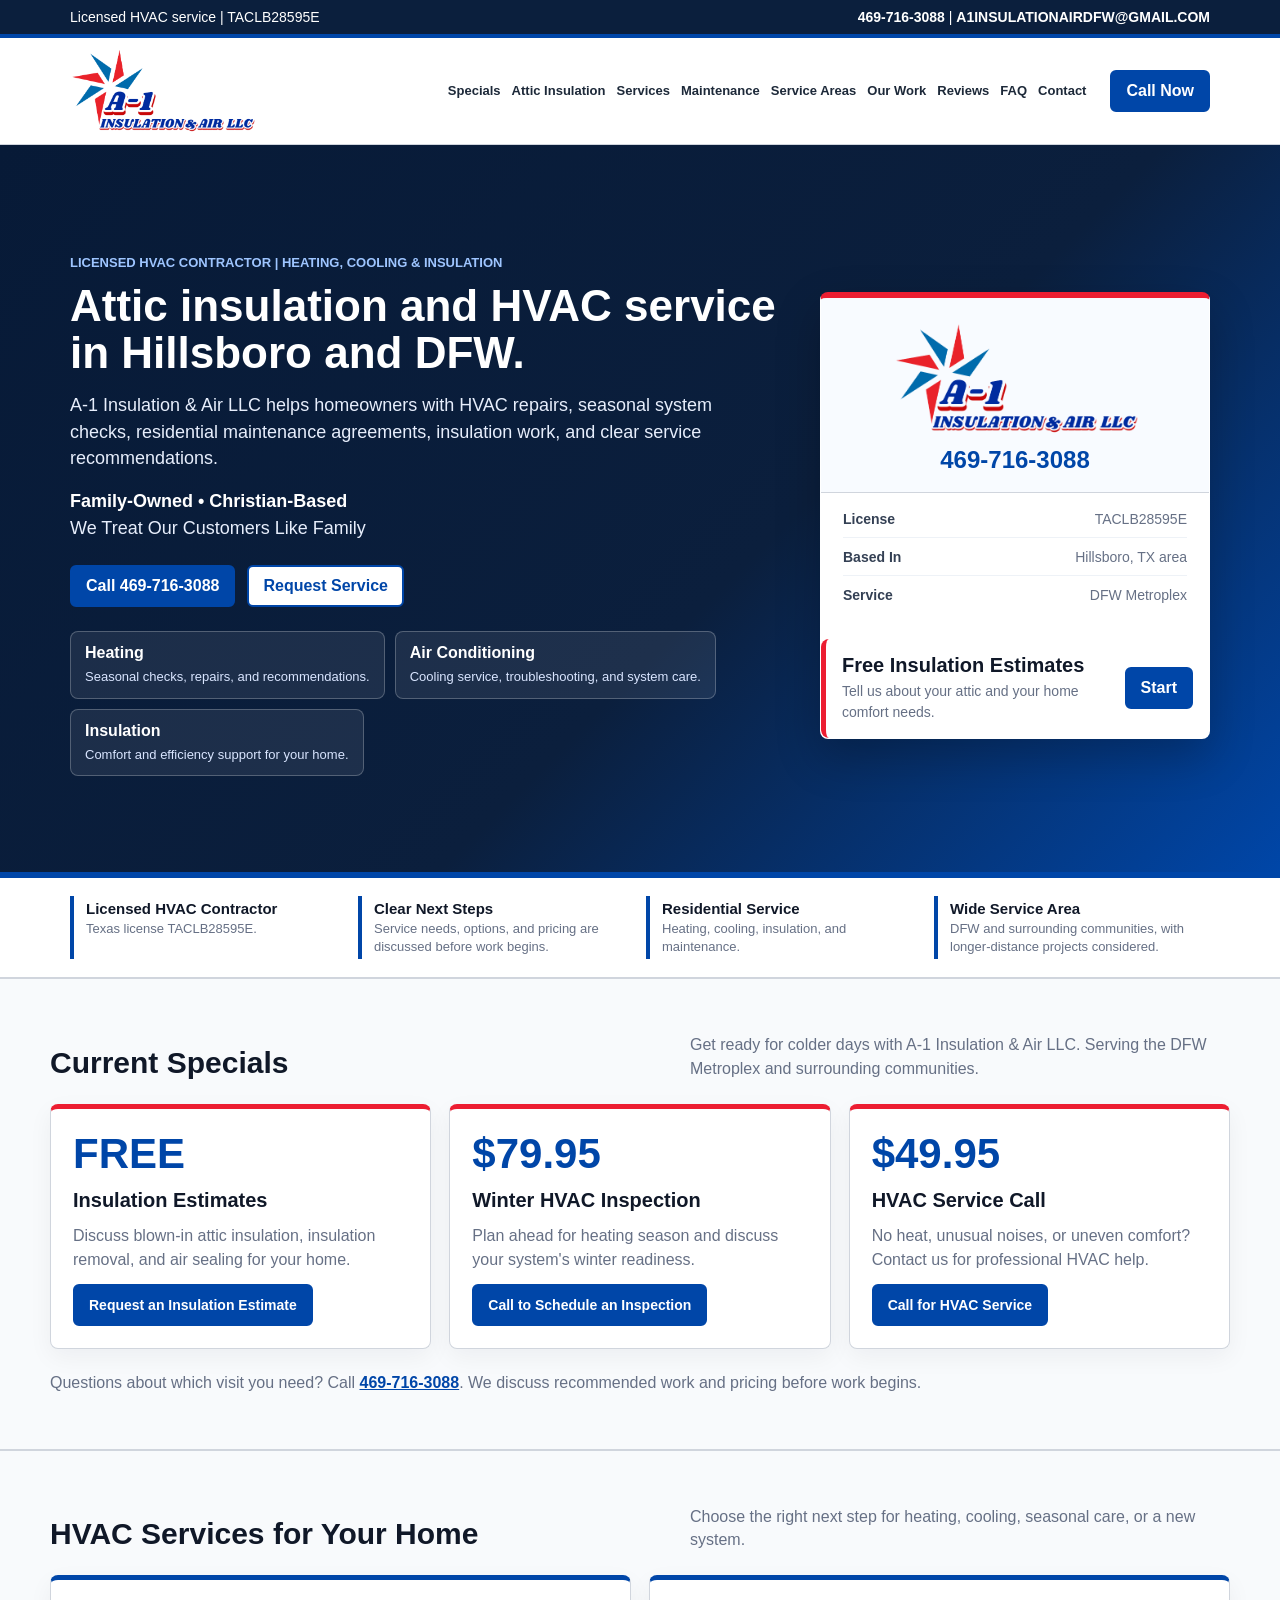
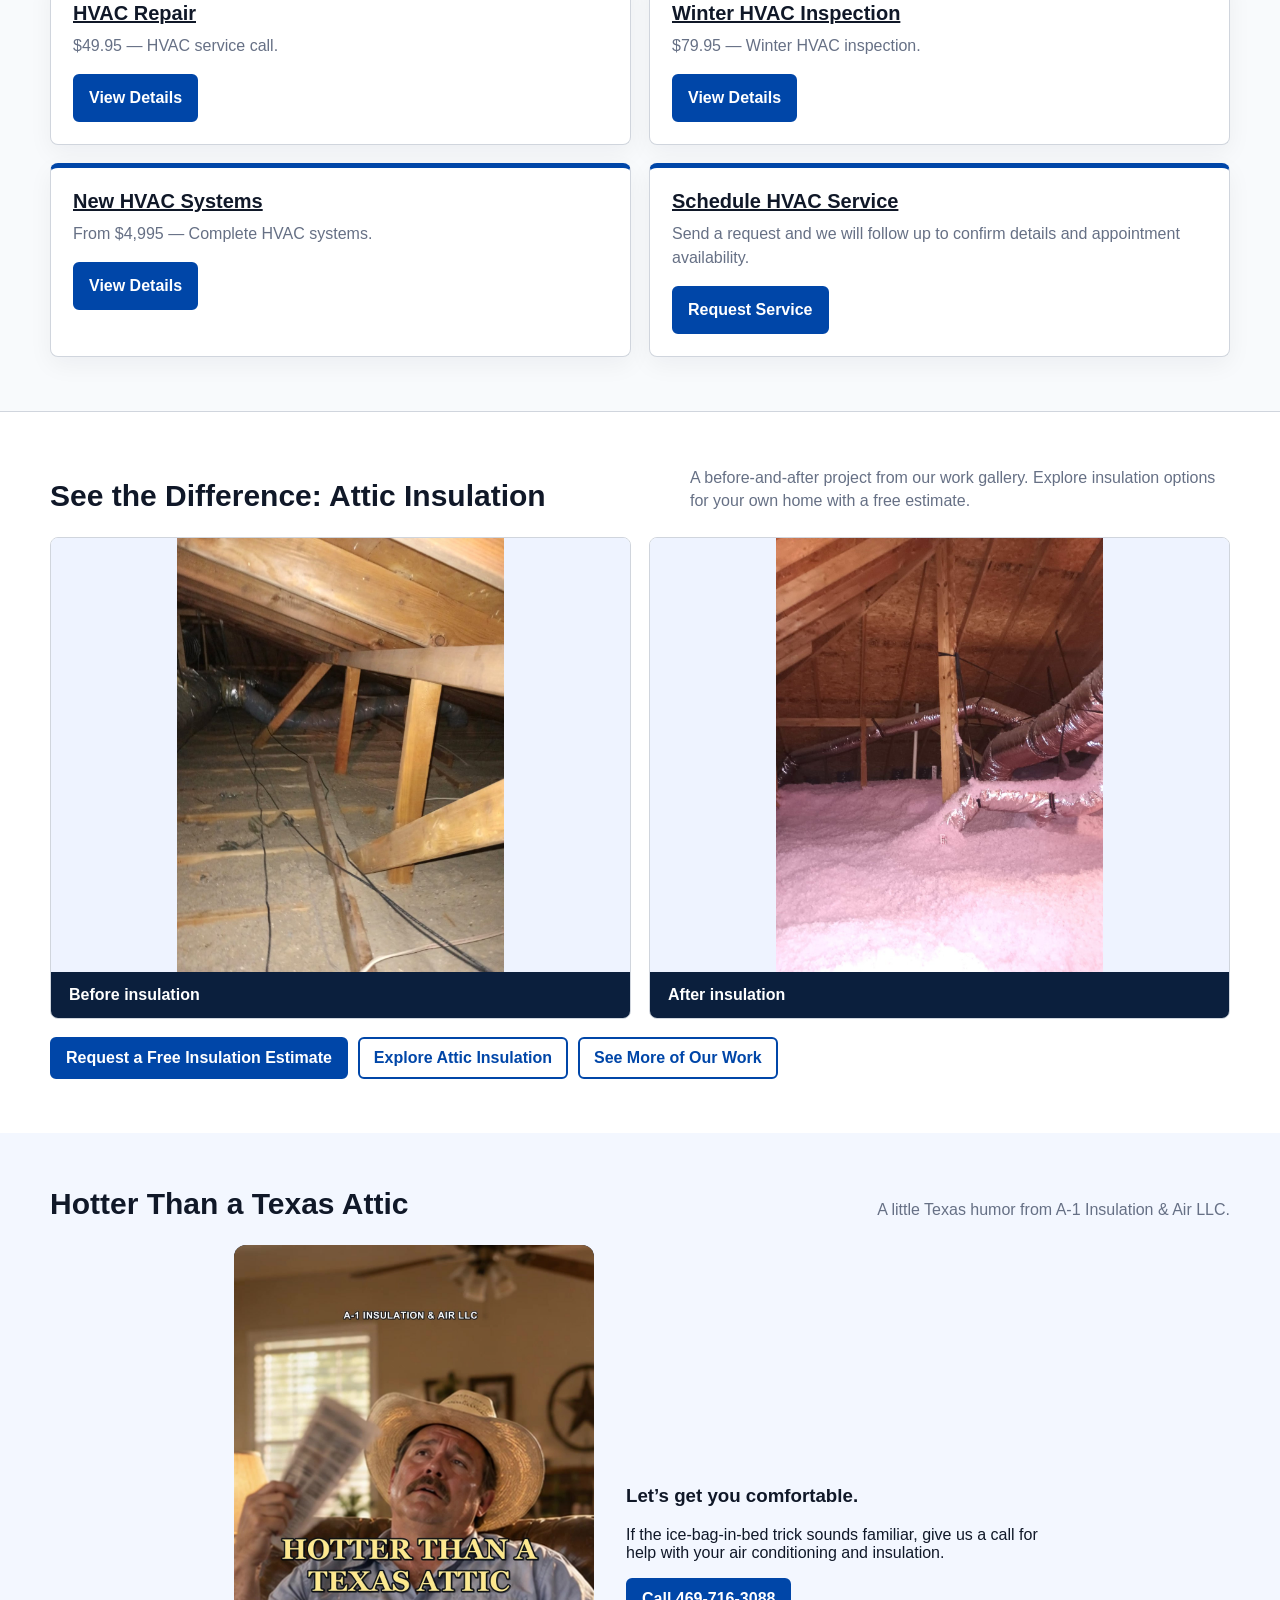
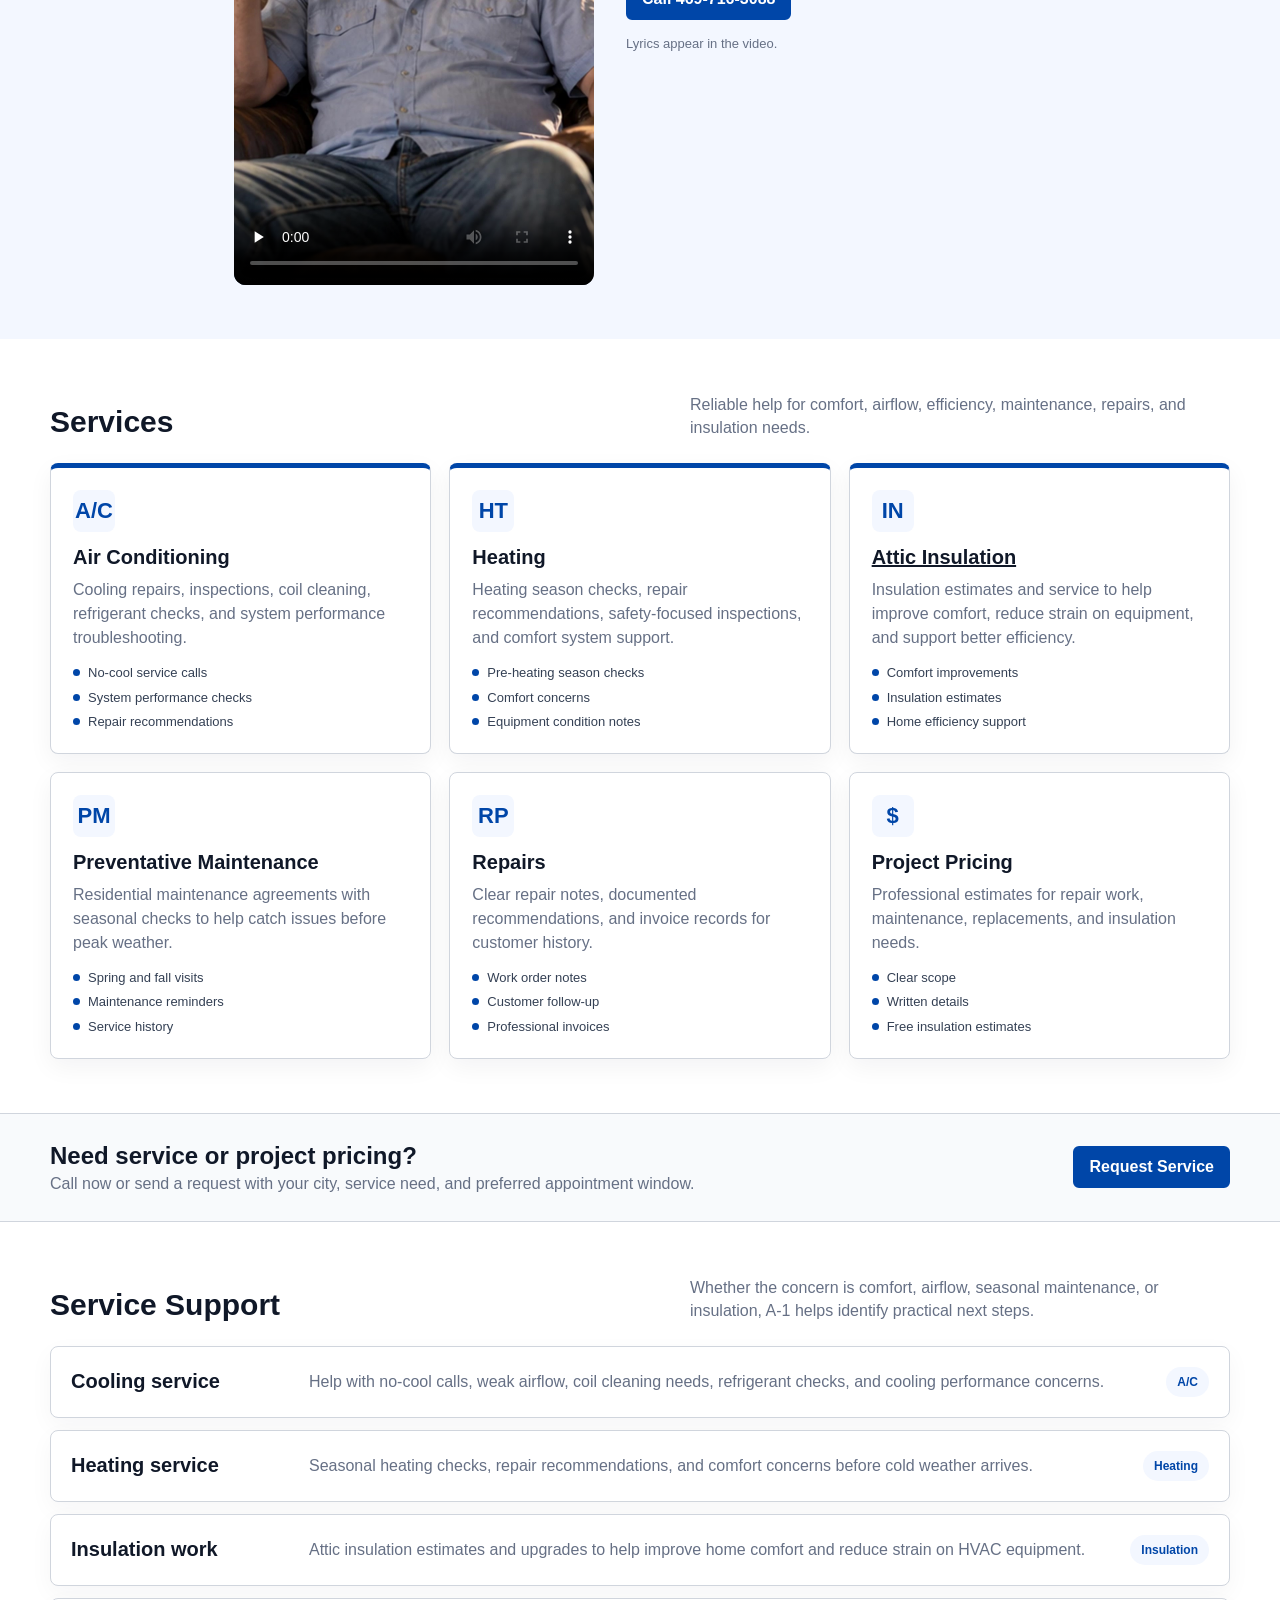
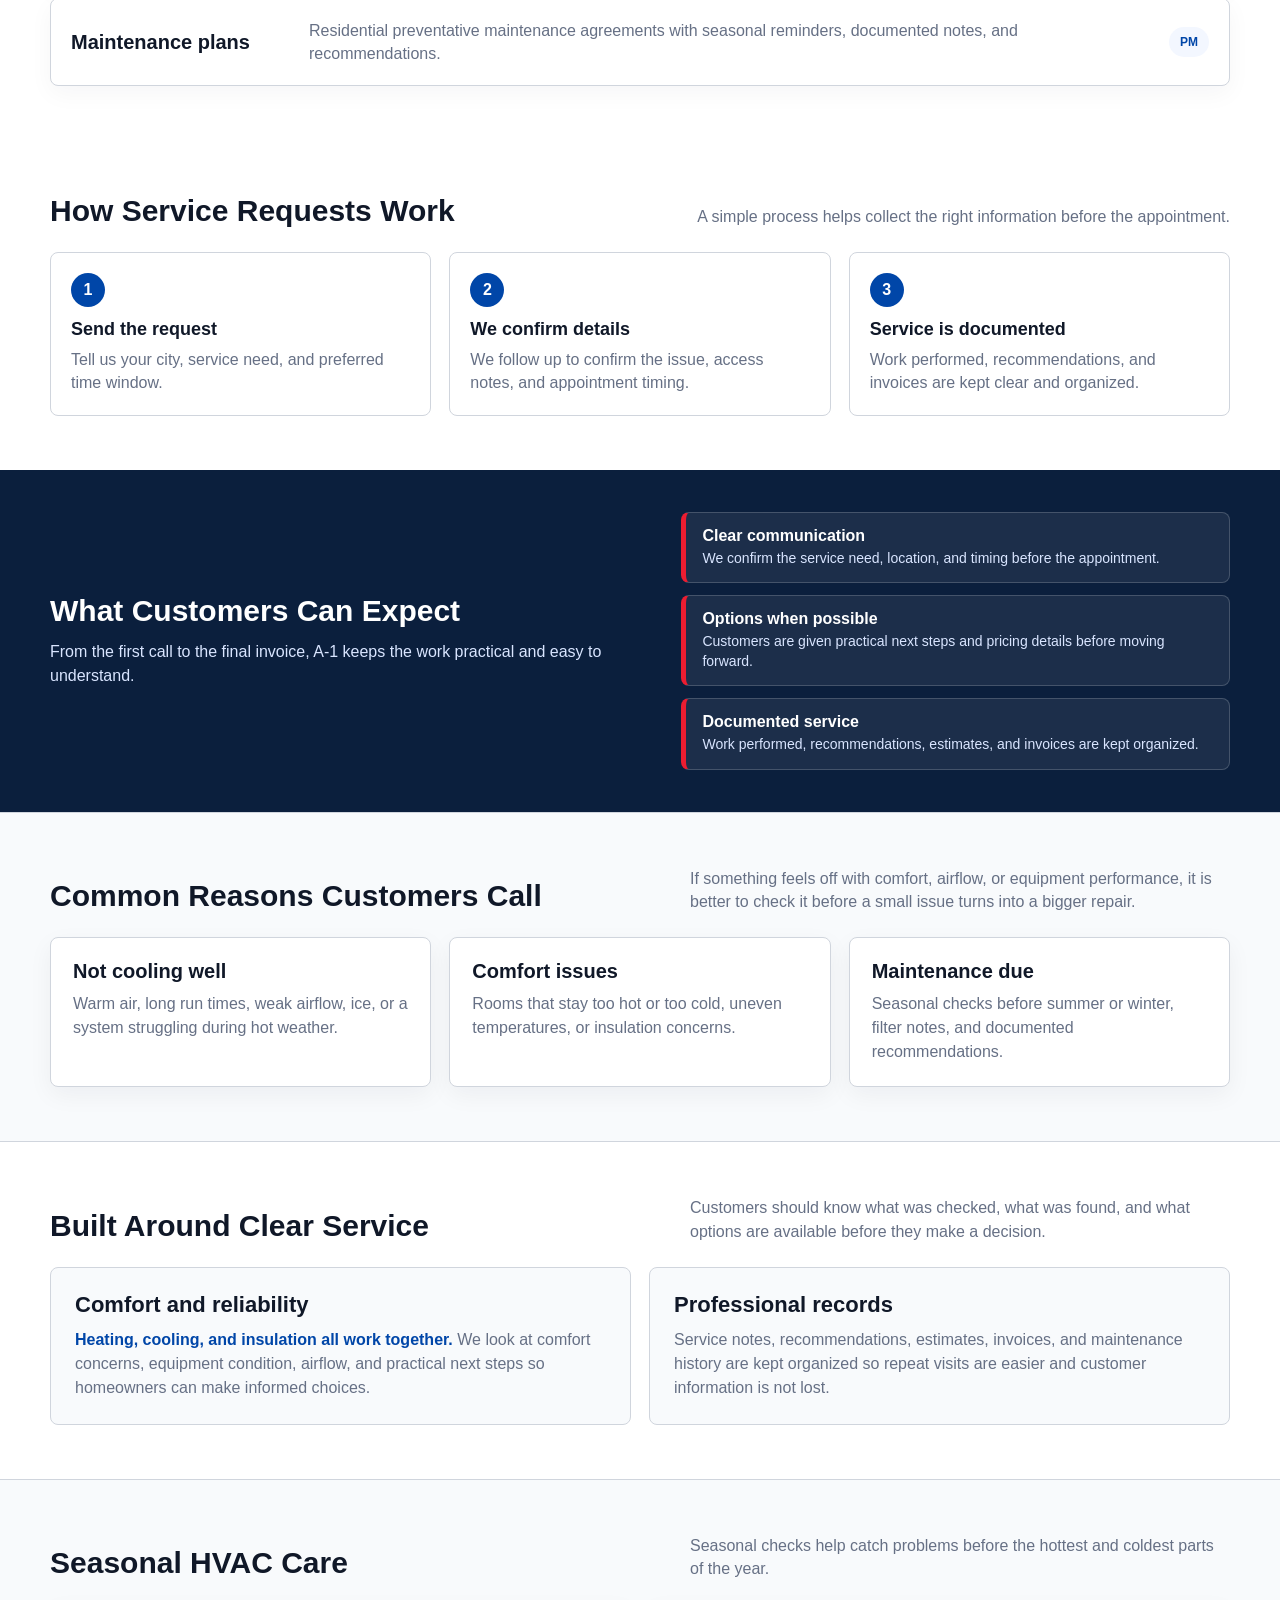
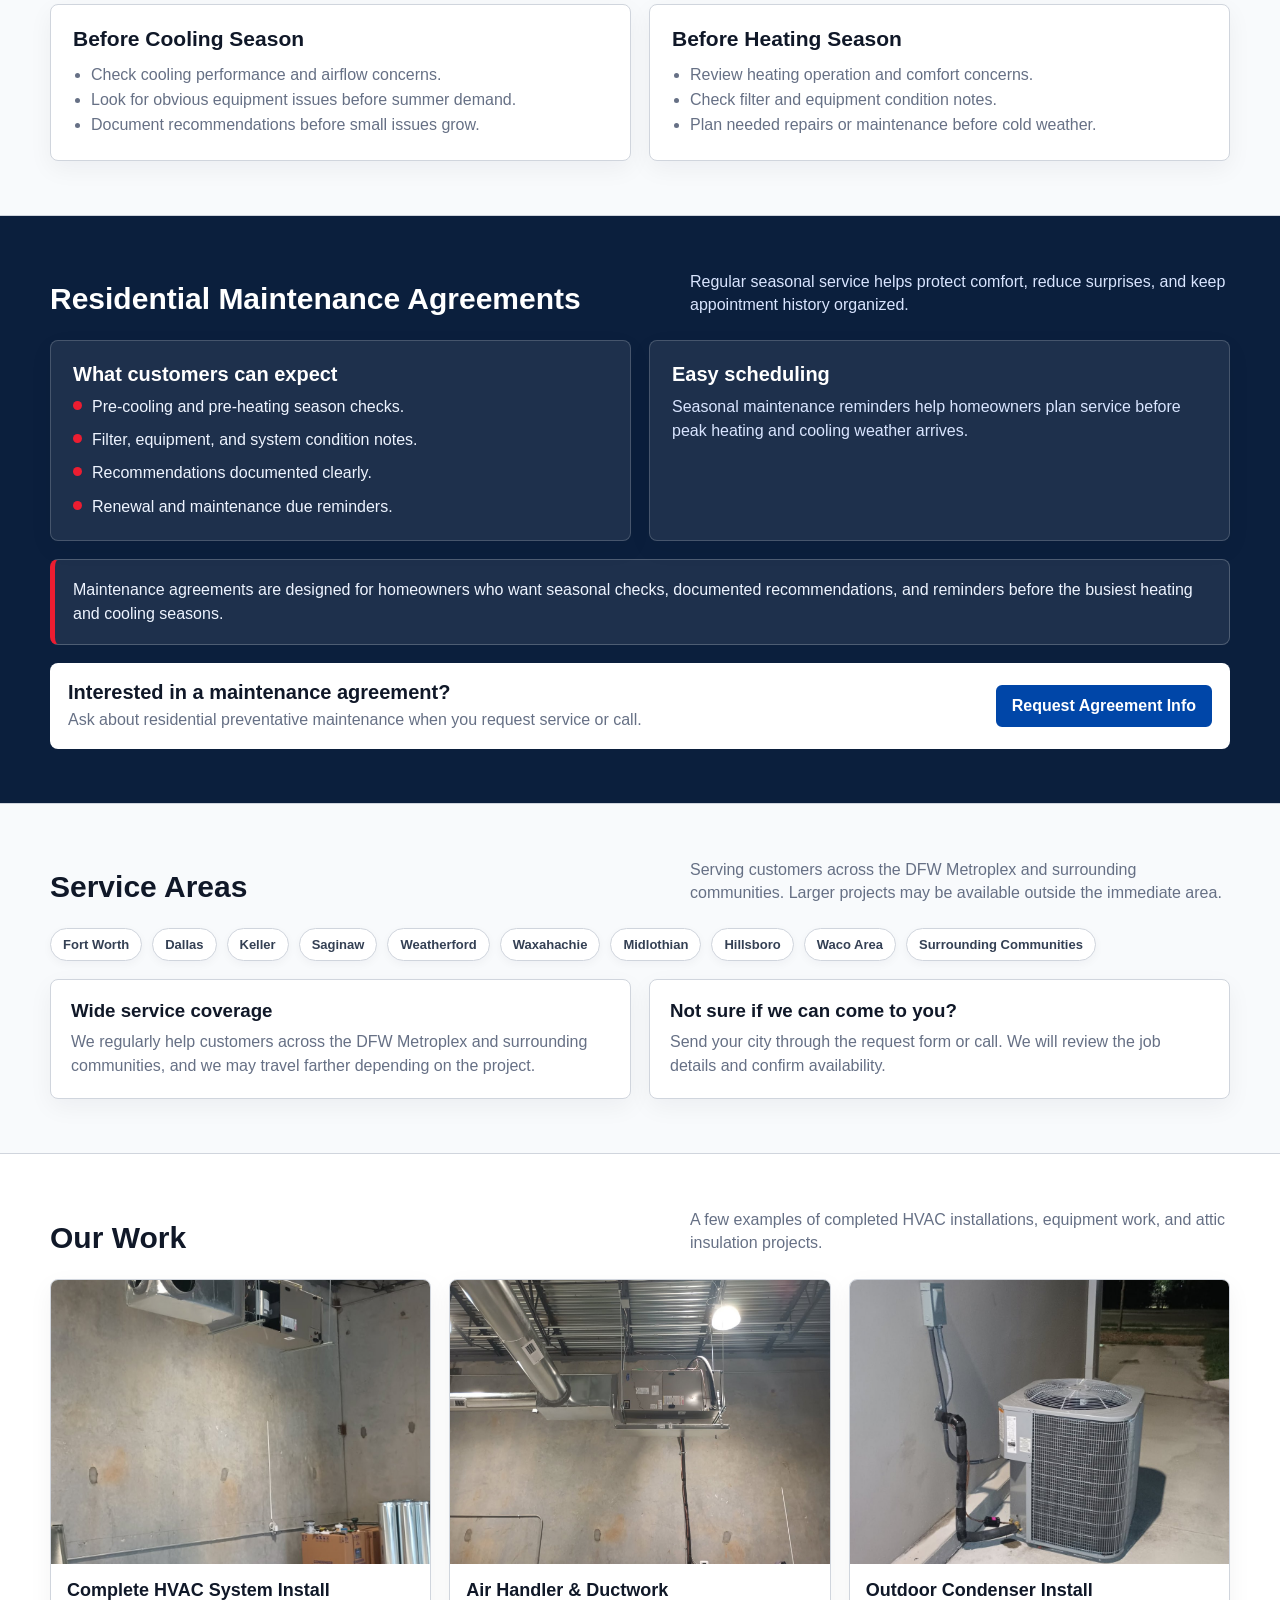
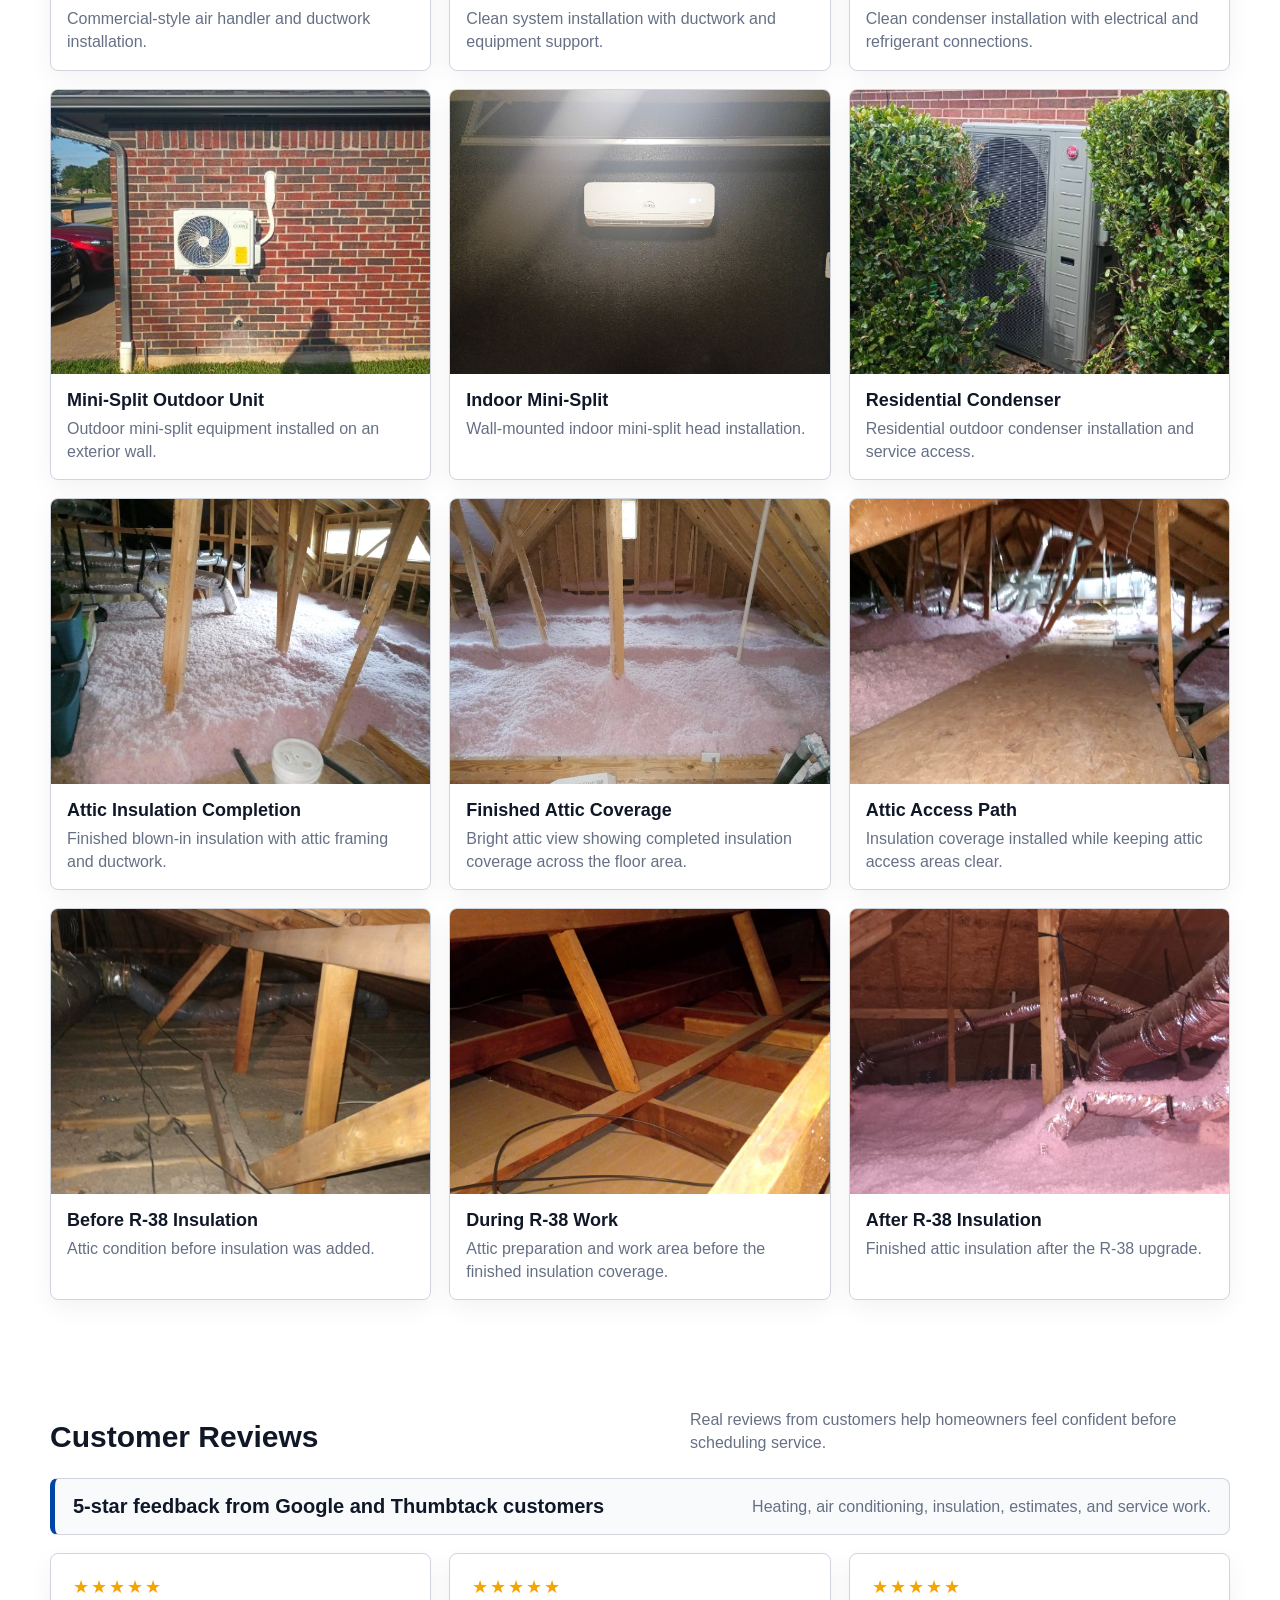
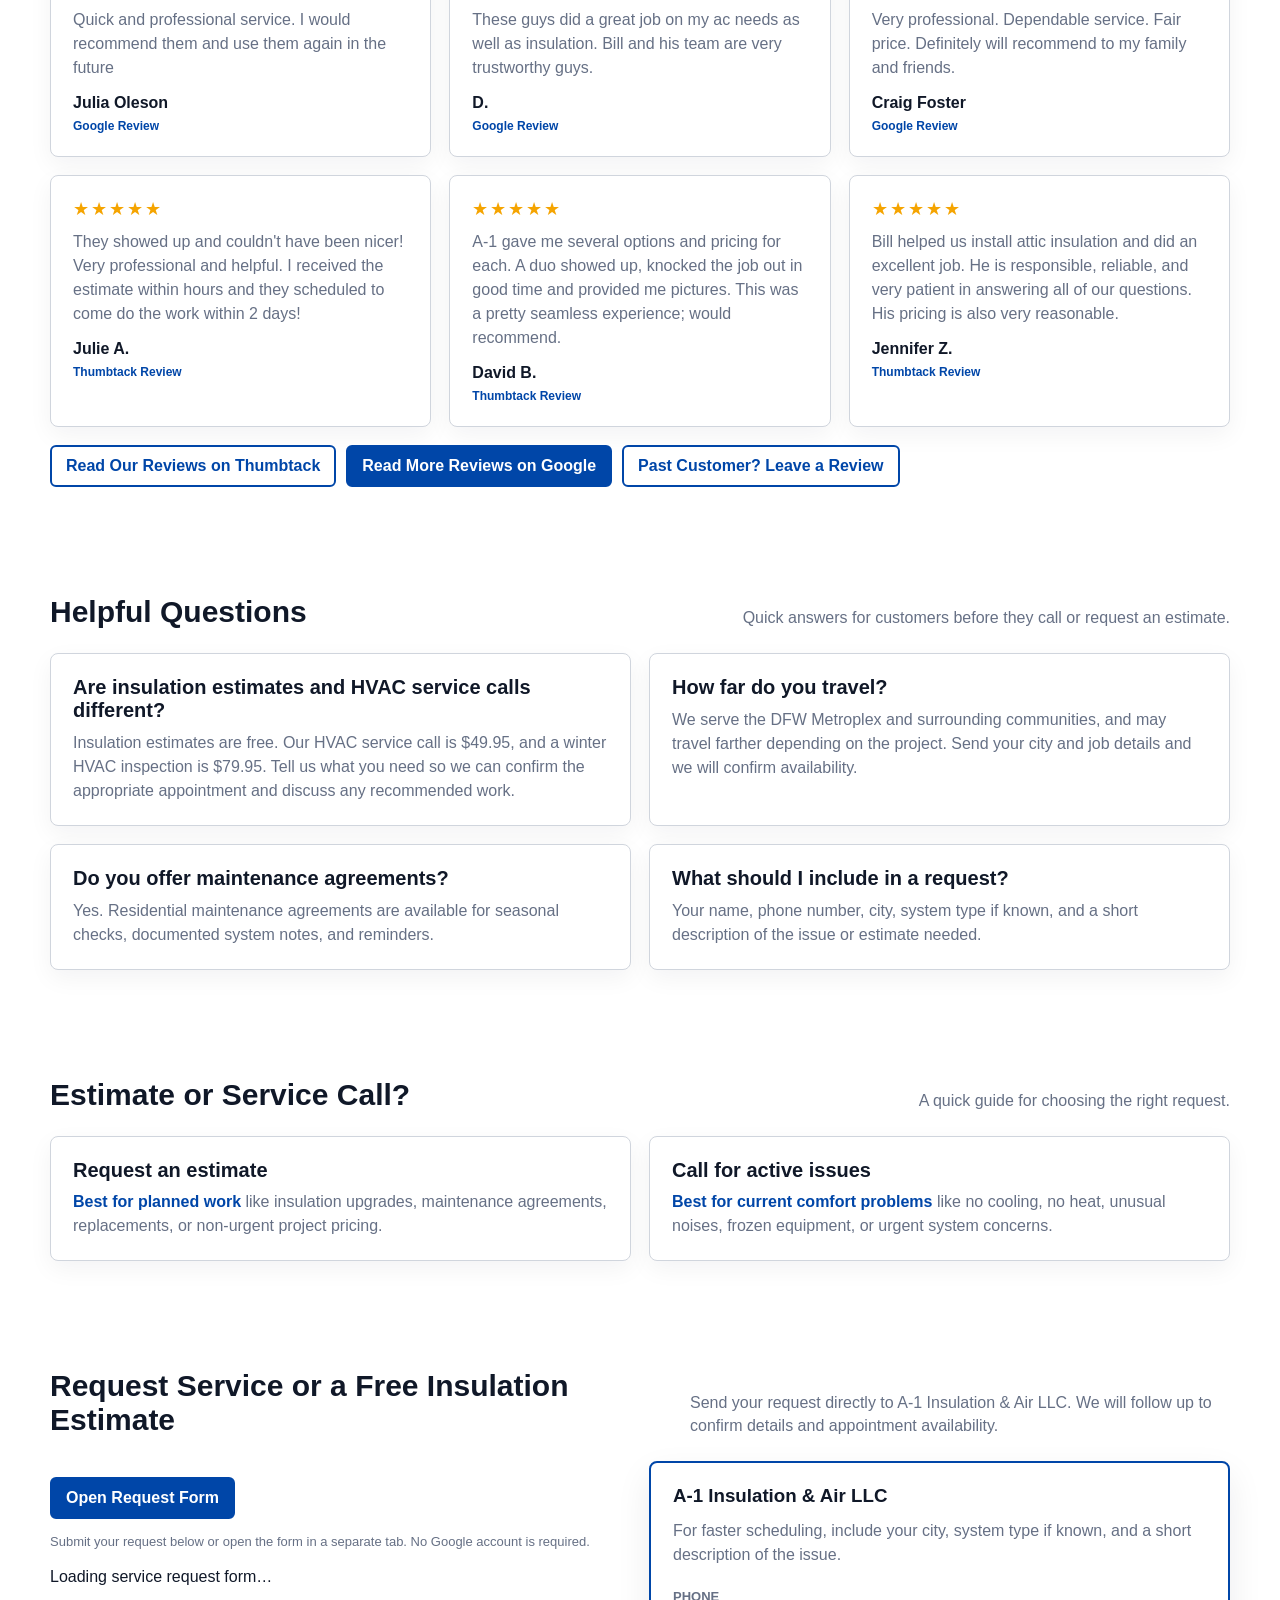
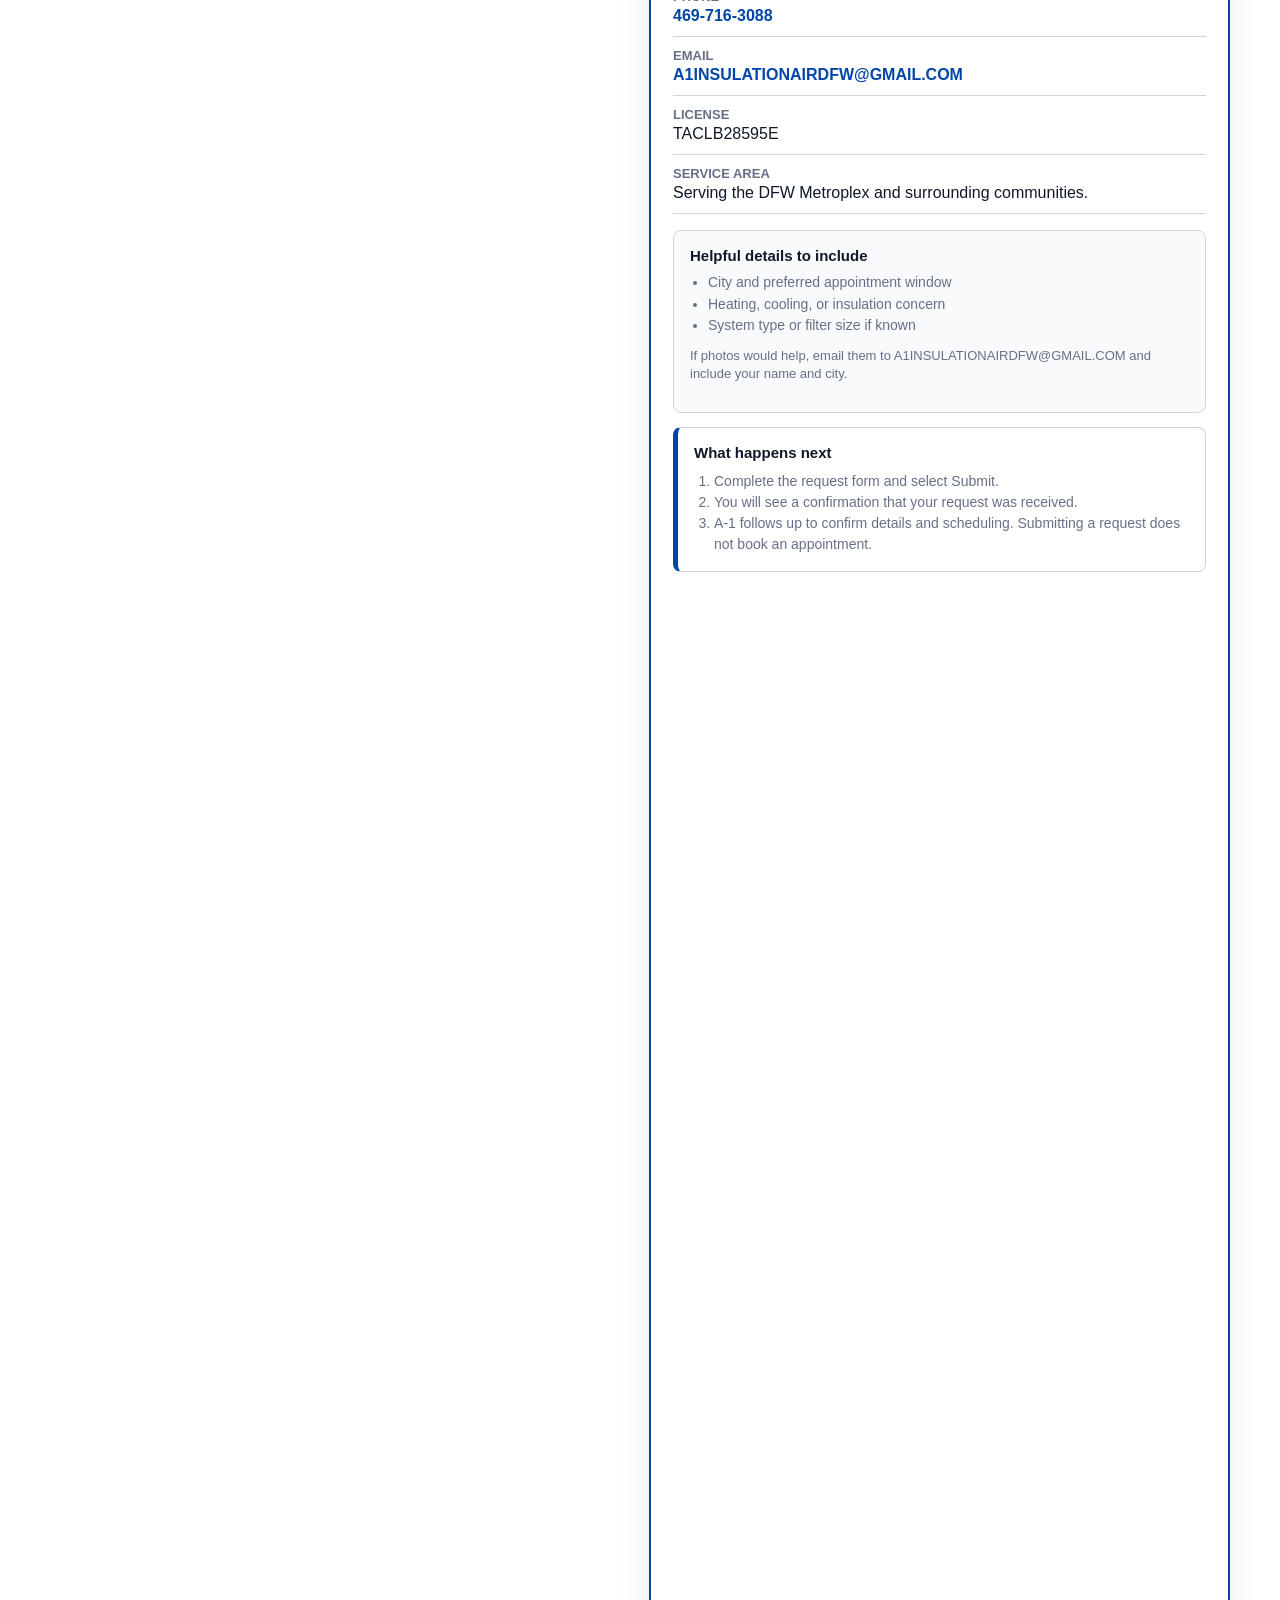
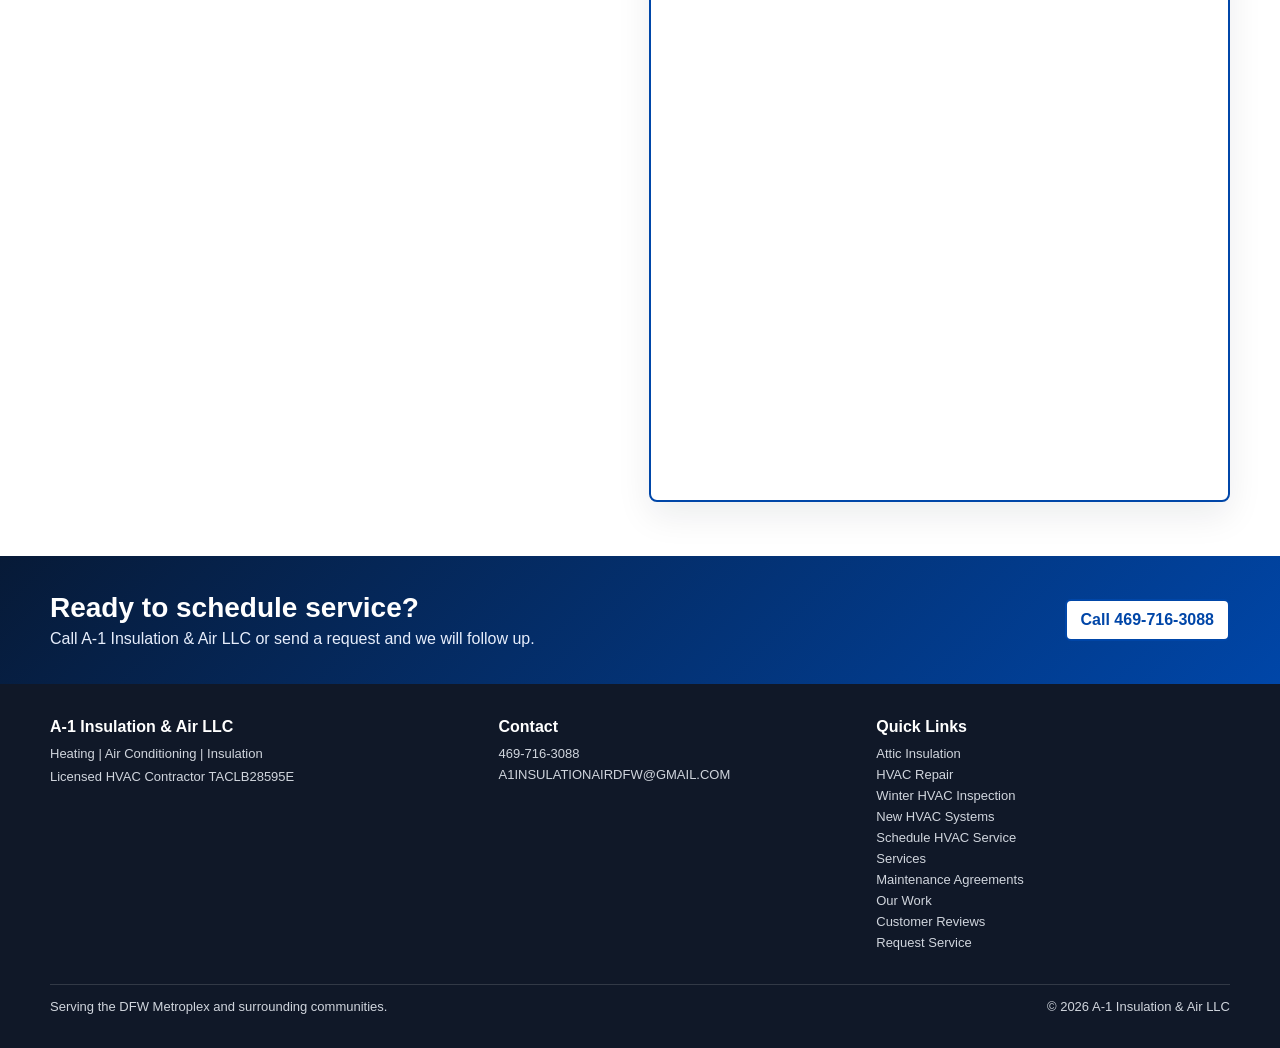
<file: index.html>
<!doctype html>
<html lang="en">
<head>
<!-- Google tag (gtag.js) -->
<script async src="https://www.googletagmanager.com/gtag/js?id=G-NMW5L7QPZ6"></script>
<script>
  window.dataLayer = window.dataLayer || [];
  function gtag(){dataLayer.push(arguments);}
  gtag('js', new Date());
  gtag('config', 'G-NMW5L7QPZ6');
  gtag('config', 'AW-18245089585');
</script>
<meta charset="utf-8">
<meta name="viewport" content="width=device-width, initial-scale=1">
<title>Insulation &amp; HVAC in Hillsboro &amp; DFW | A-1 Insulation &amp; Air</title>
<link rel="canonical" href="https://a1insulationairdfw.github.io/a1-insulation-air/">
<meta property="og:url" content="https://a1insulationairdfw.github.io/a1-insulation-air/">
<meta name="description" content="Blown-in attic insulation, insulation removal, air sealing and HVAC service in Hillsboro and DFW. Call A-1 at 469-716-3088 for a free insulation estimate.">
<meta property="og:title" content="Insulation &amp; HVAC in Hillsboro &amp; DFW | A-1 Insulation &amp; Air">
<meta property="og:description" content="Blown-in attic insulation, insulation removal, air sealing and HVAC service in Hillsboro and DFW. Call A-1 at 469-716-3088 for a free insulation estimate.">
<meta property="og:type" content="website">
<script type="application/ld+json">
{
  "@context": "https://schema.org",
  "@type": "HVACBusiness",
  "name": "A-1 Insulation & Air LLC",
  "telephone": "+1-469-716-3088",
  "email": "A1INSULATIONAIRDFW@GMAIL.COM",
  "areaServed": "DFW Metroplex and surrounding communities",
  "url": "https://a1insulationairdfw.github.io/a1-insulation-air/",
  "@id": "https://a1insulationairdfw.github.io/a1-insulation-air/#business",
  "priceRange": "$$",
  "description": "Heating, air conditioning, insulation, preventative maintenance, repairs, and free estimates.",
  "identifier": "TACLB28595E"
}
</script>
<style>
  :root {
    --blue:#0046a8;
    --red:#ec1d31;
    --ink:#101828;
    --muted:#667085;
    --line:#d0d5dd;
    --soft:#f3f7ff;
    --paper:#fff;
  }
  * { box-sizing:border-box; }
  html { scroll-behavior:smooth; scroll-padding-top:120px; }
  body { margin:0; font-family:Arial, Helvetica, sans-serif; color:var(--ink); background:#fff; }
  a { color:inherit; }
  .topbar { background:#0b1f3d; color:#fff; font-size:14px; border-bottom:4px solid var(--blue); }
  .topbar-inner { max-width:1180px; margin:0 auto; padding:9px 20px; display:flex; gap:18px; justify-content:space-between; align-items:center; flex-wrap:wrap; }
  .topbar a { text-decoration:none; font-weight:700; }
  header { position:sticky; top:0; z-index:10; background:rgba(255,255,255,.96); border-bottom:1px solid var(--line); backdrop-filter:blur(10px); }
  .nav { max-width:1180px; margin:0 auto; padding:10px 20px; display:flex; align-items:center; gap:24px; }
  .brand { display:flex; align-items:center; gap:12px; text-decoration:none; min-width:250px; }
  .brand img { width:185px; height:auto; display:block; }
  .brand span { display:none; }
  nav { margin-left:auto; display:flex; gap:16px; align-items:center; font-size:14px; font-weight:800; }
  nav a { text-decoration:none; color:#1d2939; }
  .btn { display:inline-flex; align-items:center; justify-content:center; border:2px solid var(--blue); border-radius:6px; padding:10px 14px; background:var(--blue); color:#fff; text-decoration:none; font-weight:900; cursor:pointer; min-height:42px; }
  .btn.secondary { background:#fff; color:var(--blue); }
  .hero { position:relative; overflow:hidden; background:linear-gradient(135deg,#071a37 0%,#0b1f3d 58%,#0046a8 100%); color:#fff; border-bottom:6px solid var(--blue); }
  .hero-inner { width:100%; max-width:1180px; margin:0 auto; padding:56px 20px 42px; display:grid; grid-template-columns:minmax(0,1fr) 390px; gap:42px; align-items:center; }
  .eyebrow { color:#9ec5ff; font-size:13px; font-weight:900; text-transform:uppercase; margin-bottom:12px; }
  .hero h1 { margin:0; font-size:44px; line-height:1.07; max-width:720px; letter-spacing:0; }
  .hero p { font-size:18px; line-height:1.48; max-width:670px; margin:16px 0 0; color:#e7eefc; }
  .hero-actions { margin-top:24px; display:flex; gap:12px; flex-wrap:wrap; }
  .hero-badges { display:flex; gap:10px; flex-wrap:wrap; margin-top:24px; max-width:760px; }
  .hero-badge { border:1px solid rgba(255,255,255,.24); background:rgba(255,255,255,.08); border-radius:8px; padding:12px 14px; min-width:175px; }
  .hero-badge b { display:block; font-size:16px; margin-bottom:5px; }
  .hero-badge span { color:#d9e5ff; font-size:13px; line-height:1.35; }
  .hero-panel { background:#fff; color:var(--ink); border-radius:8px; overflow:hidden; border:1px solid rgba(255,255,255,.18); box-shadow:0 18px 45px rgba(0,0,0,.24); border-top:6px solid var(--red); }
  .panel-top { background:#f8fbff; padding:24px 22px 18px; text-align:center; border-bottom:1px solid var(--line); }
  .panel-top img { width:245px; max-width:100%; height:auto; display:block; margin:0 auto 10px; }
  .panel-phone { font-size:24px; font-weight:900; color:var(--blue); }
  .panel-list { padding:18px 22px; display:grid; gap:11px; }
  .panel-list div { display:flex; justify-content:space-between; gap:16px; border-bottom:1px solid #eef2f7; padding-bottom:10px; font-size:14px; }
  .panel-list div:last-child { border-bottom:0; padding-bottom:0; }
  .panel-list b { color:#344054; }
  .panel-list span { color:var(--muted); text-align:right; }
  .estimate-strip { margin-top:18px; display:flex; gap:18px; align-items:center; justify-content:space-between; border-left:5px solid var(--red); background:#fff; color:var(--ink); border-radius:8px; padding:15px 16px; }
  .estimate-strip h2 { margin:0; font-size:20px; }
  .estimate-strip p { margin:4px 0 0; color:var(--muted); font-size:14px; }
  .trust-strip { background:#fff; border-bottom:1px solid var(--line); }
  .trust-grid { max-width:1180px; margin:0 auto; padding:18px 20px; display:grid; grid-template-columns:repeat(4, minmax(0,1fr)); gap:12px; }
  .trust-item { border-left:4px solid var(--blue); padding:4px 12px; }
  .trust-item b { display:block; font-size:15px; }
  .trust-item span { display:block; color:var(--muted); font-size:13px; margin-top:3px; line-height:1.35; }
  section { padding:54px 20px; }
  [id] { scroll-margin-top:120px; }
  .wrap { max-width:1180px; margin:0 auto; }
  .section-head { display:flex; justify-content:space-between; gap:20px; align-items:end; margin-bottom:24px; }
  .section-head h2 { margin:0; font-size:30px; }
  .section-head p { margin:0; color:var(--muted); max-width:540px; line-height:1.45; }
  .grid { display:grid; gap:18px; }
  .cols3 { grid-template-columns:repeat(3, minmax(0,1fr)); }
  .cols2 { grid-template-columns:repeat(2, minmax(0,1fr)); }
  .card { border:1px solid var(--line); border-radius:8px; background:#fff; padding:22px; box-shadow:0 8px 24px rgba(16,24,40,.05); }
  .card.featured { border-top:5px solid var(--blue); }
  .card h3 { margin:0 0 9px; font-size:20px; }
  .card p { margin:0; color:var(--muted); line-height:1.5; }
  .mini-list { margin:14px 0 0; padding:0; list-style:none; display:grid; gap:7px; }
  .mini-list li { color:#344054; font-size:13px; line-height:1.35; display:flex; gap:8px; }
  .mini-list li::before { content:""; width:7px; height:7px; border-radius:50%; background:var(--blue); flex:0 0 7px; margin-top:5px; }
  .service-icon { width:42px; height:42px; border-radius:8px; background:var(--soft); color:var(--blue); display:flex; align-items:center; justify-content:center; font-weight:900; font-size:22px; margin-bottom:14px; }
  .detail-list { display:grid; gap:12px; }
  .detail-row { display:grid; grid-template-columns:220px 1fr auto; gap:18px; align-items:center; border:1px solid var(--line); border-radius:8px; padding:20px; background:#fff; box-shadow:0 8px 24px rgba(16,24,40,.04); }
  .detail-row h3 { margin:0; font-size:20px; }
  .detail-row p { margin:0; color:var(--muted); line-height:1.45; }
  .detail-tag { background:var(--soft); color:var(--blue); border-radius:999px; padding:8px 11px; font-weight:900; font-size:12px; white-space:nowrap; }
  .cta-band { background:#f8fafc; border-top:1px solid var(--line); border-bottom:1px solid var(--line); padding:28px 20px; }
  .cta-inner { max-width:1180px; margin:0 auto; display:flex; align-items:center; justify-content:space-between; gap:20px; }
  .cta-inner h2 { margin:0; font-size:24px; }
  .cta-inner p { margin:5px 0 0; color:var(--muted); }
  .steps { background:#fff; }
  .step-card { border:1px solid var(--line); border-radius:8px; padding:20px; background:#fff; }
  .step-number { width:34px; height:34px; border-radius:50%; background:var(--blue); color:#fff; display:flex; align-items:center; justify-content:center; font-weight:900; margin-bottom:12px; }
  .step-card h3 { margin:0 0 8px; font-size:18px; }
  .step-card p { margin:0; color:var(--muted); line-height:1.45; }
  .benefits { background:#fff; }
  .benefit-grid { display:grid; grid-template-columns:1fr 1fr; gap:18px; }
  .benefit-panel { border:1px solid var(--line); border-radius:8px; padding:24px; background:#f8fafc; }
  .benefit-panel h3 { margin:0 0 10px; font-size:22px; }
  .benefit-panel p { color:var(--muted); line-height:1.5; margin:0; }
  .benefit-panel strong { color:var(--blue); }
  .promise-band { background:#0b1f3d; color:#fff; padding:42px 20px; }
  .promise-grid { max-width:1180px; margin:0 auto; display:grid; grid-template-columns:1.1fr 1fr; gap:28px; align-items:center; }
  .promise-band h2 { margin:0; font-size:30px; }
  .promise-band p { color:#d9e5ff; line-height:1.5; margin:12px 0 0; }
  .promise-list { display:grid; gap:12px; }
  .promise-item { border:1px solid rgba(255,255,255,.18); border-left:5px solid var(--red); border-radius:8px; padding:14px 16px; background:rgba(255,255,255,.07); }
  .promise-item b { display:block; margin-bottom:4px; }
  .promise-item span { color:#d9e5ff; font-size:14px; line-height:1.4; }
  .maintenance-note { margin-top:18px; border:1px solid rgba(255,255,255,.22); border-left:5px solid var(--red); border-radius:8px; padding:18px; background:rgba(255,255,255,.08); color:#eef4ff; line-height:1.5; }
  .maintenance-cta { margin-top:18px; display:flex; justify-content:space-between; align-items:center; gap:18px; border-radius:8px; padding:18px; background:#fff; color:var(--ink); }
  .maintenance-cta h3 { margin:0 0 4px; font-size:20px; }
  .maintenance-cta p { margin:0; color:var(--muted); line-height:1.45; }
  .final-cta { background:linear-gradient(135deg,#071a37,#0046a8); color:#fff; padding:36px 20px; }
  .final-cta .wrap { display:flex; justify-content:space-between; align-items:center; gap:20px; }
  .final-cta h2 { margin:0; font-size:28px; }
  .final-cta p { margin:6px 0 0; color:#e7eefc; }
  .reviews { background:#fff; }
  .review-card { border:1px solid var(--line); border-radius:8px; padding:22px; background:#fff; box-shadow:0 8px 24px rgba(16,24,40,.05); }
  .stars { color:#f5a400; font-size:18px; letter-spacing:2px; margin-bottom:10px; }
  .review-card p { color:var(--muted); line-height:1.5; margin:0; }
  .review-card b { display:block; margin-top:14px; }
  .review-source { display:inline-block; margin-top:7px; color:var(--blue); font-size:12px; font-weight:900; }
  .review-note { margin-top:16px; color:var(--muted); font-size:13px; line-height:1.45; }
  .review-actions { margin-top:18px; display:flex; gap:10px; flex-wrap:wrap; }
  .review-summary { display:flex; align-items:center; justify-content:space-between; gap:16px; border:1px solid var(--line); border-left:5px solid var(--blue); border-radius:8px; padding:16px 18px; margin-bottom:18px; background:#f8fafc; }
  .review-summary b { font-size:20px; }
  .review-summary span { color:var(--muted); }
  .work-gallery { background:#fff; }
  .work-card { border:1px solid var(--line); border-radius:8px; overflow:hidden; background:#fff; box-shadow:0 8px 24px rgba(16,24,40,.05); }
  .work-card img { width:100%; aspect-ratio:4/3; object-fit:cover; display:block; background:#eef3ff; }
  .work-card div:last-child { padding:16px; }
  .work-card h3 { margin:0 0 6px; font-size:18px; }
  .work-card p { margin:0; color:var(--muted); line-height:1.45; }
  .blue-band { background:#0b1f3d; color:#fff; position:relative; overflow:hidden; }
  .blue-band .section-head p, .blue-band .card p { color:#d9e5ff; }
  .blue-band .card { background:rgba(255,255,255,.08); border-color:rgba(255,255,255,.18); }
  .checklist { margin:0; padding:0; list-style:none; display:grid; gap:10px; }
  .checklist li { display:flex; gap:10px; line-height:1.45; color:#344054; }
  .checklist li::before { content:""; width:9px; height:9px; flex:0 0 9px; border-radius:50%; background:var(--red); margin-top:6px; }
  .blue-band .checklist li { color:#eef4ff; }
  .service-area { background:#f8fafc; border-top:1px solid var(--line); border-bottom:1px solid var(--line); }
  .area-list { display:flex; gap:10px; flex-wrap:wrap; margin-top:14px; }
  .area-panel { border:1px solid var(--line); border-radius:8px; background:#fff; padding:20px; box-shadow:0 8px 24px rgba(16,24,40,.05); }
  .area-panel h3 { margin:0 0 8px; }
  .area-panel p { margin:0; color:var(--muted); line-height:1.5; }
  .pill { border:1px solid var(--line); background:#fff; border-radius:999px; padding:8px 12px; font-weight:800; font-size:13px; color:#344054; box-shadow:0 3px 10px rgba(16,24,40,.04); }
  form { display:grid; grid-template-columns:repeat(2, minmax(0,1fr)); gap:12px; }
  label { display:grid; gap:5px; font-size:13px; font-weight:900; color:#344054; }
  input, select, textarea { width:100%; border:1px solid var(--line); border-radius:6px; padding:11px 12px; font:inherit; color:var(--ink); background:#fff; }
  textarea { min-height:118px; resize:vertical; }
  .span2 { grid-column:span 2; }
  .check-group { display:grid; grid-template-columns:repeat(2, minmax(0,1fr)); gap:8px; border:1px solid var(--line); border-radius:6px; padding:10px; background:#fff; }
  .check-option { display:flex; align-items:center; gap:8px; font-weight:700; font-size:13px; color:#344054; }
  .check-option input { width:auto; }
  .contact-panel { border:2px solid var(--blue); border-radius:8px; padding:22px; background:#fff; box-shadow:0 14px 35px rgba(16,24,40,.08); }
  .contact-panel h3 { margin:0 0 12px; }
  .form-card { border:1px solid var(--line); border-radius:8px; padding:22px; background:#fff; box-shadow:0 14px 35px rgba(16,24,40,.08); }
  .request-tips { margin-top:16px; padding:16px; border-radius:8px; background:#f8fafc; border:1px solid var(--line); }
  .request-tips h4 { margin:0 0 8px; font-size:15px; }
  .request-tips ul { margin:0; padding-left:18px; color:var(--muted); line-height:1.55; font-size:14px; }
  .photo-note { margin-top:10px; color:var(--muted); font-size:13px; line-height:1.4; }
  .next-steps { margin-top:14px; border:1px solid var(--line); border-left:5px solid var(--blue); border-radius:8px; padding:16px; background:#fff; }
  .next-steps h4 { margin:0 0 10px; font-size:15px; }
  .next-steps ol { margin:0; padding-left:20px; color:var(--muted); line-height:1.5; font-size:14px; }
  .form-note { grid-column:1 / -1; margin:-2px 0 2px; color:var(--muted); font-size:13px; line-height:1.4; }
  .info-split { background:#fff; }
  .info-card { border:1px solid var(--line); border-radius:8px; padding:22px; background:#fff; box-shadow:0 8px 24px rgba(16,24,40,.05); }
  .info-card h3 { margin:0 0 8px; font-size:20px; }
  .info-card p { margin:0; color:var(--muted); line-height:1.5; }
  .info-card strong { color:var(--blue); }
  .seasonal { background:#f8fafc; border-top:1px solid var(--line); border-bottom:1px solid var(--line); }
  .season-card { border:1px solid var(--line); border-radius:8px; background:#fff; padding:22px; box-shadow:0 8px 24px rgba(16,24,40,.05); }
  .season-card h3 { margin:0 0 12px; font-size:21px; }
  .season-card ul { margin:0; padding-left:18px; color:var(--muted); line-height:1.55; }
  .contact-line { padding:11px 0; border-bottom:1px solid var(--line); }
  .contact-line:last-child { border-bottom:0; }
  .contact-line b { display:block; font-size:13px; color:var(--muted); text-transform:uppercase; margin-bottom:3px; }
  .contact-line a { color:var(--blue); font-weight:900; text-decoration:none; }
  footer { background:#101828; color:#fff; padding:34px 20px; }
  footer .wrap { display:grid; grid-template-columns:1.2fr 1fr 1fr; gap:24px; font-size:13px; color:#d0d5dd; }
  footer h3 { margin:0 0 10px; color:#fff; font-size:16px; }
  footer a { color:#d0d5dd; text-decoration:none; display:block; margin:6px 0; }
  footer .fine-print { grid-column:1 / -1; border-top:1px solid rgba(255,255,255,.14); padding-top:14px; margin-top:4px; display:flex; justify-content:space-between; gap:12px; flex-wrap:wrap; }
  .mobile-call { display:none; position:fixed; left:12px; right:12px; bottom:12px; z-index:20; box-shadow:0 12px 30px rgba(0,0,0,.22); }
  @media (max-width:1120px) {
    .topbar-inner { display:block; text-align:center; line-height:1.45; }
    .topbar-inner div + div { margin-top:4px; }
    .nav { justify-content:space-between; flex-wrap:wrap; gap:10px; padding:10px 14px 12px; }
    .brand { min-width:0; }
    .brand img { width:145px; }
    .nav > .btn { padding:9px 12px; min-height:40px; font-size:14px; }
    nav { order:3; width:100%; margin-left:0; display:flex; flex-wrap:wrap; gap:8px; overflow:visible; padding:8px 0 2px; }
    nav a { flex:0 0 auto; border:1px solid var(--line); border-radius:999px; padding:8px 11px; background:#f8fafc; font-size:13px; }
    .hero-inner { grid-template-columns:1fr; padding:42px 20px 32px; gap:24px; }
    .hero h1 { font-size:36px; }
    .hero p { font-size:17px; }
    .hero-actions .btn { width:100%; }
    .hero-badge { width:100%; }
    section { padding:42px 18px; }
    .section-head h2 { font-size:26px; }
    .card, .season-card, .info-card, .form-card, .contact-panel { padding:18px; }
    .estimate-strip { display:block; }
    .estimate-strip .btn { margin-top:12px; width:100%; }
    .cols3, .cols2 { grid-template-columns:1fr; }
    .detail-row { grid-template-columns:1fr; }
    .benefit-grid { grid-template-columns:1fr; }
    .promise-grid { grid-template-columns:1fr; }
    .maintenance-cta { display:block; }
    .maintenance-cta .btn { width:100%; margin-top:14px; }
    .review-summary { display:block; }
    .review-summary span { display:block; margin-top:6px; }
    .final-cta .wrap { display:block; }
    .final-cta .btn { width:100%; margin-top:16px; }
    .trust-grid { grid-template-columns:1fr; }
    .cta-inner { display:block; }
    .cta-inner .btn { margin-top:14px; width:100%; }
    .section-head { display:block; }
    .section-head p { margin-top:8px; }
    form { grid-template-columns:1fr; }
    .span2 { grid-column:auto; }
    .check-group { grid-template-columns:1fr; }
    .mobile-call { display:flex; }
    footer { padding-bottom:72px; }
    footer .wrap { grid-template-columns:1fr; }
    footer .fine-print { display:block; }
    html { scroll-padding-top:150px; }
    [id] { scroll-margin-top:150px; }
  }
.family-message strong{color:#fff}.offer-card{border-top:5px solid var(--red);display:flex;flex-direction:column;align-items:flex-start;gap:12px}.offer-card .offer-price{font-size:42px;font-weight:900;color:var(--blue);line-height:1.1}.offer-card .btn{margin-top:auto;font-size:14px}.offer-card h3{margin:0}.offer-note{color:var(--muted);line-height:1.5;margin:22px 0 0}.offer-note a{color:var(--blue);font-weight:bold}.featured-photo{margin:0;border:1px solid var(--line);border-radius:8px;overflow:hidden}.featured-photo img{display:block;width:100%;aspect-ratio:4/3;object-fit:contain;background:#eef3ff}.featured-photo figcaption{padding:14px 18px;font-weight:bold;background:#0b1f3d;color:#fff}@media(min-width:1121px){nav{gap:11px;font-size:13px}.brand{min-width:220px}}a:focus-visible,button:focus-visible{outline:3px solid #ec1d31;outline-offset:4px}
</style>
</head>
<body>
  <div class="topbar">
    <div class="topbar-inner">
      <div>Licensed HVAC service | TACLB28595E</div>
      <div><a href="tel:4697163088">469-716-3088</a> <span>|</span> <a href="mailto:A1INSULATIONAIRDFW@GMAIL.COM">A1INSULATIONAIRDFW@GMAIL.COM</a></div>
    </div>
  </div>
  <header>
    <div class="nav">
      <a class="brand" href="#top"><img src="assets/a1-logo.png" alt="A-1 Insulation & Air LLC"><span>A-1 Insulation & Air LLC</span></a>
      <nav aria-label="Main navigation">
        <a href="#specials">Specials</a>
        <a href="attic-insulation/">Attic Insulation</a>
        <a href="#services">Services</a>
        <a href="#maintenance">Maintenance</a>
        
        <a href="#areas">Service Areas</a>
        <a href="#work">Our Work</a>
        <a href="#reviews">Reviews</a>
        <a href="#faq">FAQ</a>
        <a href="#contact">Contact</a>
      </nav>
      <a class="btn" href="tel:4697163088">Call Now</a>
    </div>
  </header>

  <main id="top">
    <section class="hero">
      <div class="hero-inner">
        <div>
          <div class="eyebrow">Licensed HVAC Contractor | Heating, Cooling & Insulation</div>
          <h1>Attic insulation and HVAC service in Hillsboro and DFW.</h1>
          <p>A-1 Insulation & Air LLC helps homeowners with HVAC repairs, seasonal system checks, residential maintenance agreements, insulation work, and clear service recommendations.</p>
          <p class="family-message"><strong>Family-Owned &bull; Christian-Based</strong><br>We Treat Our Customers Like Family</p>
          <div class="hero-actions">
            <a class="btn" href="tel:4697163088">Call 469-716-3088</a>
            <a class="btn secondary" href="#contact">Request Service</a>
          </div>
          <div class="hero-badges" aria-label="Primary services">
            <div class="hero-badge"><b>Heating</b><span>Seasonal checks, repairs, and recommendations.</span></div>
            <div class="hero-badge"><b>Air Conditioning</b><span>Cooling service, troubleshooting, and system care.</span></div>
            <div class="hero-badge"><b>Insulation</b><span>Comfort and efficiency support for your home.</span></div>
          </div>
        </div>
        <aside class="hero-panel" aria-label="A-1 company information">
          <div class="panel-top">
            <img src="assets/a1-logo.png" alt="A-1 Insulation & Air LLC">
            <div class="panel-phone">469-716-3088</div>
          </div>
          <div class="panel-list">
            <div><b>License</b><span>TACLB28595E</span></div>
            <div><b>Based In</b><span>Hillsboro, TX area</span></div>
            <div><b>Service</b><span>DFW Metroplex</span></div>
          </div>
          <div class="estimate-strip">
            <div>
              <h2>Free Insulation Estimates</h2>
              <p>Tell us about your attic and your home comfort needs.</p>
            </div>
            <a class="btn" href="#contact">Start</a>
          </div>
        </aside>
      </div>
    </section>

    <div class="trust-strip" aria-label="Company highlights">
      <div class="trust-grid">
        <div class="trust-item"><b>Licensed HVAC Contractor</b><span>Texas license TACLB28595E.</span></div>
        <div class="trust-item"><b>Clear Next Steps</b><span>Service needs, options, and pricing are discussed before work begins.</span></div>
        <div class="trust-item"><b>Residential Service</b><span>Heating, cooling, insulation, and maintenance.</span></div>
        <div class="trust-item"><b>Wide Service Area</b><span>DFW and surrounding communities, with longer-distance projects considered.</span></div>
      </div>
    </div>

    <section id="specials" class="seasonal">
      <div class="wrap">
        <div class="section-head"><h2>Current Specials</h2><p>Get ready for colder days with A-1 Insulation &amp; Air LLC. Serving the DFW Metroplex and surrounding communities.</p></div>
        <div class="grid cols3">
          <article class="card offer-card" id="insulation-estimate"><p class="offer-price">FREE</p><h3>Insulation Estimates</h3><p>Discuss blown-in attic insulation, insulation removal, and air sealing for your home.</p><a class="btn" href="#contact">Request an Insulation Estimate</a></article>
          <article class="card offer-card" id="winter-inspection"><p class="offer-price">$79.95</p><h3>Winter HVAC Inspection</h3><p>Plan ahead for heating season and discuss your system's winter readiness.</p><a class="btn" href="tel:4697163088">Call to Schedule an Inspection</a></article>
          <article class="card offer-card" id="hvac-service-call"><p class="offer-price">$49.95</p><h3>HVAC Service Call</h3><p>No heat, unusual noises, or uneven comfort? Contact us for professional HVAC help.</p><a class="btn" href="tel:4697163088">Call for HVAC Service</a></article>
        </div>
        <p class="offer-note">Questions about which visit you need? Call <a href="tel:4697163088">469-716-3088</a>. We discuss recommended work and pricing before work begins.</p>
      </div>
    </section>
    <section id="hvac-services" class="seasonal"><div class="wrap"><div class="section-head"><h2>HVAC Services for Your Home</h2><p>Choose the right next step for heating, cooling, seasonal care, or a new system.</p></div><div class="grid cols2"><article class="card featured"><h3><a href="hvac-repair/">HVAC Repair</a></h3><p>$49.95 — HVAC service call.</p><p style="margin-top:16px"><a class="btn" href="hvac-repair/">View Details</a></p></article><article class="card featured"><h3><a href="winter-hvac-inspection/">Winter HVAC Inspection</a></h3><p>$79.95 — Winter HVAC inspection.</p><p style="margin-top:16px"><a class="btn" href="winter-hvac-inspection/">View Details</a></p></article><article class="card featured"><h3><a href="hvac-installation/">New HVAC Systems</a></h3><p>From $4,995 — Complete HVAC systems.</p><p style="margin-top:16px"><a class="btn" href="hvac-installation/">View Details</a></p></article><article class="card featured"><h3><a href="schedule-service/">Schedule HVAC Service</a></h3><p>Send a request and we will follow up to confirm details and appointment availability.</p><p style="margin-top:16px"><a class="btn" href="schedule-service/">Request Service</a></p></article></div></div></section>
    <section id="featured-insulation" class="work-gallery">
      <div class="wrap">
        <div class="section-head"><h2>See the Difference: Attic Insulation</h2><p>A before-and-after project from our work gallery. Explore insulation options for your own home with a free estimate.</p></div>
        <div class="grid cols2">
          <figure class="featured-photo"><img src="assets/attic-before.jpg" alt="Attic before the insulation upgrade" loading="lazy"><figcaption>Before insulation</figcaption></figure>
          <figure class="featured-photo"><img src="assets/attic-after.jpg" alt="Attic after the insulation upgrade" loading="lazy"><figcaption>After insulation</figcaption></figure>
        </div>
        <div class="review-actions"><a class="btn" href="#contact">Request a Free Insulation Estimate</a><a class="btn secondary" href="attic-insulation/">Explore Attic Insulation</a><a class="btn secondary" href="#work">See More of Our Work</a></div>
      </div>
    </section>
    
    <section id="music-video" style="background:#f3f7ff">
      <div class="wrap">
        <div class="section-head"><h2>Hotter Than a Texas Attic</h2><p>A little Texas humor from A-1 Insulation &amp; Air LLC.</p></div>
        <div style="display:flex;gap:32px;align-items:center;justify-content:center;flex-wrap:wrap">
          <video controls playsinline preload="none" poster="texas-attic-cover.jpg" width="360" height="640" style="display:block;max-width:100%;height:auto;border-radius:12px;background:#071a37" aria-label="Hotter Than a Texas Attic — A-1 music video with on-screen lyrics">
            <source src="hotter-than-a-texas-attic.mp4" type="video/mp4">
            <p><a href="hotter-than-a-texas-attic.mp4">Watch the A-1 music video</a>.</p>
          </video>
          <div style="max-width:420px"><h3>Let’s get you comfortable.</h3><p>If the ice-bag-in-bed trick sounds familiar, give us a call for help with your air conditioning and insulation.</p><p><a class="btn" href="tel:4697163088">Call 469-716-3088</a></p><p style="font-size:13px;color:#667085"> Lyrics appear in the video.</p></div>
        </div>
      </div>
    </section>

    <section id="services">
      <div class="wrap">
        <div class="section-head">
          <h2>Services</h2>
          <p>Reliable help for comfort, airflow, efficiency, maintenance, repairs, and insulation needs.</p>
        </div>
        <div class="grid cols3">
          <article class="card featured"><div class="service-icon">A/C</div><h3>Air Conditioning</h3><p>Cooling repairs, inspections, coil cleaning, refrigerant checks, and system performance troubleshooting.</p><ul class="mini-list"><li>No-cool service calls</li><li>System performance checks</li><li>Repair recommendations</li></ul></article>
          <article class="card featured"><div class="service-icon">HT</div><h3>Heating</h3><p>Heating season checks, repair recommendations, safety-focused inspections, and comfort system support.</p><ul class="mini-list"><li>Pre-heating season checks</li><li>Comfort concerns</li><li>Equipment condition notes</li></ul></article>
          <article class="card featured"><div class="service-icon">IN</div><h3><a href="attic-insulation/">Attic Insulation</a></h3><p>Insulation estimates and service to help improve comfort, reduce strain on equipment, and support better efficiency.</p><ul class="mini-list"><li>Comfort improvements</li><li>Insulation estimates</li><li>Home efficiency support</li></ul></article>
          <article class="card"><div class="service-icon">PM</div><h3>Preventative Maintenance</h3><p>Residential maintenance agreements with seasonal checks to help catch issues before peak weather.</p><ul class="mini-list"><li>Spring and fall visits</li><li>Maintenance reminders</li><li>Service history</li></ul></article>
          <article class="card"><div class="service-icon">RP</div><h3>Repairs</h3><p>Clear repair notes, documented recommendations, and invoice records for customer history.</p><ul class="mini-list"><li>Work order notes</li><li>Customer follow-up</li><li>Professional invoices</li></ul></article>
          <article class="card"><div class="service-icon">$</div><h3>Project Pricing</h3><p>Professional estimates for repair work, maintenance, replacements, and insulation needs.</p><ul class="mini-list"><li>Clear scope</li><li>Written details</li><li>Free insulation estimates</li></ul></article>
        </div>
      </div>
    </section>

    <div class="cta-band">
      <div class="cta-inner">
        <div>
          <h2>Need service or project pricing?</h2>
          <p>Call now or send a request with your city, service need, and preferred appointment window.</p>
        </div>
        <a class="btn" href="#contact">Request Service</a>
      </div>
    </div>

    <section>
      <div class="wrap">
        <div class="section-head">
          <h2>Service Support</h2>
          <p>Whether the concern is comfort, airflow, seasonal maintenance, or insulation, A-1 helps identify practical next steps.</p>
        </div>
        <div class="detail-list">
          <div class="detail-row"><h3>Cooling service</h3><p>Help with no-cool calls, weak airflow, coil cleaning needs, refrigerant checks, and cooling performance concerns.</p><span class="detail-tag">A/C</span></div>
          <div class="detail-row"><h3>Heating service</h3><p>Seasonal heating checks, repair recommendations, and comfort concerns before cold weather arrives.</p><span class="detail-tag">Heating</span></div>
          <div class="detail-row"><h3>Insulation work</h3><p>Attic insulation estimates and upgrades to help improve home comfort and reduce strain on HVAC equipment.</p><span class="detail-tag">Insulation</span></div>
          <div class="detail-row"><h3>Maintenance plans</h3><p>Residential preventative maintenance agreements with seasonal reminders, documented notes, and recommendations.</p><span class="detail-tag">PM</span></div>
        </div>
      </div>
    </section>

    <section id="process" class="steps">
      <div class="wrap">
        <div class="section-head">
          <h2>How Service Requests Work</h2>
          <p>A simple process helps collect the right information before the appointment.</p>
        </div>
        <div class="grid cols3">
          <div class="step-card"><div class="step-number">1</div><h3>Send the request</h3><p>Tell us your city, service need, and preferred time window.</p></div>
          <div class="step-card"><div class="step-number">2</div><h3>We confirm details</h3><p>We follow up to confirm the issue, access notes, and appointment timing.</p></div>
          <div class="step-card"><div class="step-number">3</div><h3>Service is documented</h3><p>Work performed, recommendations, and invoices are kept clear and organized.</p></div>
        </div>
      </div>
    </section>

    <section class="promise-band">
      <div class="promise-grid">
        <div>
          <h2>What Customers Can Expect</h2>
          <p>From the first call to the final invoice, A-1 keeps the work practical and easy to understand.</p>
        </div>
        <div class="promise-list">
          <div class="promise-item"><b>Clear communication</b><span>We confirm the service need, location, and timing before the appointment.</span></div>
          <div class="promise-item"><b>Options when possible</b><span>Customers are given practical next steps and pricing details before moving forward.</span></div>
          <div class="promise-item"><b>Documented service</b><span>Work performed, recommendations, estimates, and invoices are kept organized.</span></div>
        </div>
      </div>
    </section>

    <section class="service-area">
      <div class="wrap">
        <div class="section-head">
          <h2>Common Reasons Customers Call</h2>
          <p>If something feels off with comfort, airflow, or equipment performance, it is better to check it before a small issue turns into a bigger repair.</p>
        </div>
        <div class="grid cols3">
          <div class="card"><h3>Not cooling well</h3><p>Warm air, long run times, weak airflow, ice, or a system struggling during hot weather.</p></div>
          <div class="card"><h3>Comfort issues</h3><p>Rooms that stay too hot or too cold, uneven temperatures, or insulation concerns.</p></div>
          <div class="card"><h3>Maintenance due</h3><p>Seasonal checks before summer or winter, filter notes, and documented recommendations.</p></div>
        </div>
      </div>
    </section>

    <section class="benefits">
      <div class="wrap">
        <div class="section-head">
          <h2>Built Around Clear Service</h2>
          <p>Customers should know what was checked, what was found, and what options are available before they make a decision.</p>
        </div>
        <div class="benefit-grid">
          <div class="benefit-panel">
            <h3>Comfort and reliability</h3>
            <p><strong>Heating, cooling, and insulation all work together.</strong> We look at comfort concerns, equipment condition, airflow, and practical next steps so homeowners can make informed choices.</p>
          </div>
          <div class="benefit-panel">
            <h3>Professional records</h3>
            <p>Service notes, recommendations, estimates, invoices, and maintenance history are kept organized so repeat visits are easier and customer information is not lost.</p>
          </div>
        </div>
      </div>
    </section>

    <section class="seasonal">
      <div class="wrap">
        <div class="section-head">
          <h2>Seasonal HVAC Care</h2>
          <p>Seasonal checks help catch problems before the hottest and coldest parts of the year.</p>
        </div>
        <div class="grid cols2">
          <div class="season-card">
            <h3>Before Cooling Season</h3>
            <ul>
              <li>Check cooling performance and airflow concerns.</li>
              <li>Look for obvious equipment issues before summer demand.</li>
              <li>Document recommendations before small issues grow.</li>
            </ul>
          </div>
          <div class="season-card">
            <h3>Before Heating Season</h3>
            <ul>
              <li>Review heating operation and comfort concerns.</li>
              <li>Check filter and equipment condition notes.</li>
              <li>Plan needed repairs or maintenance before cold weather.</li>
            </ul>
          </div>
        </div>
      </div>
    </section>

    <section id="maintenance" class="blue-band">
      <div class="wrap">
        <div class="section-head">
          <h2>Residential Maintenance Agreements</h2>
          <p>Regular seasonal service helps protect comfort, reduce surprises, and keep appointment history organized.</p>
        </div>
        <div class="grid cols2">
          <div class="card">
            <h3>What customers can expect</h3>
            <ul class="checklist">
              <li>Pre-cooling and pre-heating season checks.</li>
              <li>Filter, equipment, and system condition notes.</li>
              <li>Recommendations documented clearly.</li>
              <li>Renewal and maintenance due reminders.</li>
            </ul>
          </div>
          <div class="card">
            <h3>Easy scheduling</h3>
            <p>Seasonal maintenance reminders help homeowners plan service before peak heating and cooling weather arrives.</p>
          </div>
        </div>
        <div class="maintenance-note">Maintenance agreements are designed for homeowners who want seasonal checks, documented recommendations, and reminders before the busiest heating and cooling seasons.</div>
        <div class="maintenance-cta">
          <div>
            <h3>Interested in a maintenance agreement?</h3>
            <p>Ask about residential preventative maintenance when you request service or call.</p>
          </div>
          <a class="btn" href="#contact">Request Agreement Info</a>
        </div>
      </div>
    </section>

    <section id="areas" class="service-area">
      <div class="wrap">
        <div class="section-head">
          <h2>Service Areas</h2>
          <p>Serving customers across the DFW Metroplex and surrounding communities. Larger projects may be available outside the immediate area.</p>
        </div>
        <div class="area-list">
          <span class="pill">Fort Worth</span>
          <span class="pill">Dallas</span>
          <span class="pill">Keller</span>
          <span class="pill">Saginaw</span>
          <span class="pill">Weatherford</span>
          <span class="pill">Waxahachie</span>
          <span class="pill">Midlothian</span>
          <span class="pill">Hillsboro</span>
          <span class="pill">Waco Area</span>
          <span class="pill">Surrounding Communities</span>
        </div>
        <div class="grid cols2" style="margin-top:18px">
          <div class="area-panel"><h3>Wide service coverage</h3><p>We regularly help customers across the DFW Metroplex and surrounding communities, and we may travel farther depending on the project.</p></div>
          <div class="area-panel"><h3>Not sure if we can come to you?</h3><p>Send your city through the request form or call. We will review the job details and confirm availability.</p></div>
        </div>
      </div>
    </section>

    <section id="work" class="work-gallery">
      <div class="wrap">
        <div class="section-head">
          <h2>Our Work</h2>
          <p>A few examples of completed HVAC installations, equipment work, and attic insulation projects.</p>
        </div>
        <div class="grid cols3">
          <div class="work-card"><img src="assets/hvac-system-install.jpg" alt="Complete HVAC system install"><div><h3>Complete HVAC System Install</h3><p>Commercial-style air handler and ductwork installation.</p></div></div>
          <div class="work-card"><img src="assets/air-handler-ductwork.jpg" alt="Air handler and ductwork installation"><div><h3>Air Handler &amp; Ductwork</h3><p>Clean system installation with ductwork and equipment support.</p></div></div>
          <div class="work-card"><img src="assets/outdoor-condenser.jpg" alt="Outdoor condenser installation"><div><h3>Outdoor Condenser Install</h3><p>Clean condenser installation with electrical and refrigerant connections.</p></div></div>
          <div class="work-card"><img src="assets/mini-split-outdoor.jpg" alt="Mini-split outdoor unit"><div><h3>Mini-Split Outdoor Unit</h3><p>Outdoor mini-split equipment installed on an exterior wall.</p></div></div>
          <div class="work-card"><img src="assets/mini-split-indoor.jpg" alt="Indoor mini-split head installation"><div><h3>Indoor Mini-Split</h3><p>Wall-mounted indoor mini-split head installation.</p></div></div>
          <div class="work-card"><img src="assets/residential-condenser.jpg" alt="Residential Rheem condenser installation"><div><h3>Residential Condenser</h3><p>Residential outdoor condenser installation and service access.</p></div></div>
          <div class="work-card"><img src="assets/attic-insulation-completion.jpg" alt="Completed attic insulation project"><div><h3>Attic Insulation Completion</h3><p>Finished blown-in insulation with attic framing and ductwork.</p></div></div>
          <div class="work-card"><img src="assets/attic-coverage.jpg" alt="Finished attic insulation coverage"><div><h3>Finished Attic Coverage</h3><p>Bright attic view showing completed insulation coverage across the floor area.</p></div></div>
          <div class="work-card"><img src="assets/attic-access.jpg" alt="Attic insulation with access path"><div><h3>Attic Access Path</h3><p>Insulation coverage installed while keeping attic access areas clear.</p></div></div>
          <div class="work-card"><img src="assets/attic-before.jpg" alt="Before R-38 attic insulation"><div><h3>Before R-38 Insulation</h3><p>Attic condition before insulation was added.</p></div></div>
          <div class="work-card"><img src="assets/attic-during.jpg" alt="During R-38 attic insulation work"><div><h3>During R-38 Work</h3><p>Attic preparation and work area before the finished insulation coverage.</p></div></div>
          <div class="work-card"><img src="assets/attic-after.jpg" alt="After R-38 attic insulation"><div><h3>After R-38 Insulation</h3><p>Finished attic insulation after the R-38 upgrade.</p></div></div>
        </div>
      </div>
    </section>

    <section id="reviews" class="reviews">
      <div class="wrap">
        <div class="section-head">
          <h2>Customer Reviews</h2>
          <p>Real reviews from customers help homeowners feel confident before scheduling service.</p>
        </div>
        <div class="review-summary"><b>5-star feedback from Google and Thumbtack customers</b><span>Heating, air conditioning, insulation, estimates, and service work.</span></div>
        <div class="grid cols3">
          <div class="review-card"><div class="stars">&#9733;&#9733;&#9733;&#9733;&#9733;</div><p>Quick and professional service. I would recommend them and use them again in the future</p><b>Julia Oleson</b><span class="review-source">Google Review</span></div>
          <div class="review-card"><div class="stars">&#9733;&#9733;&#9733;&#9733;&#9733;</div><p>These guys did a great job on my ac needs as well as insulation. Bill and his team are very trustworthy guys.</p><b>D.</b><span class="review-source">Google Review</span></div>
          <div class="review-card"><div class="stars">&#9733;&#9733;&#9733;&#9733;&#9733;</div><p>Very professional. Dependable service. Fair price. Definitely will recommend to my family and friends.</p><b>Craig Foster</b><span class="review-source">Google Review</span></div>
          <div class="review-card"><div class="stars">&#9733;&#9733;&#9733;&#9733;&#9733;</div><p>They showed up and couldn&apos;t have been nicer! Very professional and helpful. I received the estimate within hours and they scheduled to come do the work within 2 days!</p><b>Julie A.</b><span class="review-source">Thumbtack Review</span></div>
          <div class="review-card"><div class="stars">&#9733;&#9733;&#9733;&#9733;&#9733;</div><p>A-1 gave me several options and pricing for each. A duo showed up, knocked the job out in good time and provided me pictures. This was a pretty seamless experience; would recommend.</p><b>David B.</b><span class="review-source">Thumbtack Review</span></div>
          <div class="review-card"><div class="stars">&#9733;&#9733;&#9733;&#9733;&#9733;</div><p>Bill helped us install attic insulation and did an excellent job. He is responsible, reliable, and very patient in answering all of our questions. His pricing is also very reasonable.</p><b>Jennifer Z.</b><span class="review-source">Thumbtack Review</span></div>
        </div>
        <div class="review-actions">
          <a class="btn secondary" href="https://www.thumbtack.com/tx/hillsboro/insulation/-1-insulation/service/340747087163621595" target="_blank" rel="noopener">Read Our Reviews on Thumbtack</a>
          <a class="btn" href="https://www.google.com/maps/search/?api=1&query=A-1%20Insulation%20%26%20Air%20LLC" target="_blank" rel="noopener">Read More Reviews on Google</a>
          <a class="btn secondary" href="https://g.page/r/CZt2lwxA6ooFEBM/review" target="_blank" rel="noopener">Past Customer? Leave a Review</a>
        </div>
      </div>
    </section>

    <section id="faq">
      <div class="wrap">
        <div class="section-head">
          <h2>Helpful Questions</h2>
          <p>Quick answers for customers before they call or request an estimate.</p>
        </div>
        <div class="grid cols2">
          <div class="card"><h3>Are insulation estimates and HVAC service calls different?</h3><p>Insulation estimates are free. Our HVAC service call is $49.95, and a winter HVAC inspection is $79.95. Tell us what you need so we can confirm the appropriate appointment and discuss any recommended work.</p></div>
          <div class="card"><h3>How far do you travel?</h3><p>We serve the DFW Metroplex and surrounding communities, and may travel farther depending on the project. Send your city and job details and we will confirm availability.</p></div>
          <div class="card"><h3>Do you offer maintenance agreements?</h3><p>Yes. Residential maintenance agreements are available for seasonal checks, documented system notes, and reminders.</p></div>
          <div class="card"><h3>What should I include in a request?</h3><p>Your name, phone number, city, system type if known, and a short description of the issue or estimate needed.</p></div>
        </div>
      </div>
    </section>

    <section class="info-split">
      <div class="wrap">
        <div class="section-head">
          <h2>Estimate or Service Call?</h2>
          <p>A quick guide for choosing the right request.</p>
        </div>
        <div class="grid cols2">
          <div class="info-card"><h3>Request an estimate</h3><p><strong>Best for planned work</strong> like insulation upgrades, maintenance agreements, replacements, or non-urgent project pricing.</p></div>
          <div class="info-card"><h3>Call for active issues</h3><p><strong>Best for current comfort problems</strong> like no cooling, no heat, unusual noises, frozen equipment, or urgent system concerns.</p></div>
        </div>
      </div>
    </section>

    <section id="contact">
      <div class="wrap">
        <div class="section-head">
          <h2>Request Service or a Free Insulation Estimate</h2>
          <p>Send your request directly to A-1 Insulation &amp; Air LLC. We will follow up to confirm details and appointment availability.</p>
        </div>
        <div class="grid cols2">
          <div class="request-form-panel">
  <p><a class="btn" href="https://docs.google.com/forms/d/e/1FAIpQLScwM27meroY3OdA7Tu2vWPYSsbpfGsn83zfB4UVSaZjBl84tA/viewform" target="_blank" rel="noopener">Open Request Form</a></p>
  <p class="form-note">Submit your request below or open the form in a separate tab. No Google account is required.</p>
  <iframe title="A-1 Insulation &amp; Air service request form" src="https://docs.google.com/forms/d/e/1FAIpQLScwM27meroY3OdA7Tu2vWPYSsbpfGsn83zfB4UVSaZjBl84tA/viewform?embedded=true" width="100%" height="2100" style="border:0;display:block" loading="lazy">Loading request form...</iframe>
</div>
          <aside class="contact-panel">
            <h3>A-1 Insulation & Air LLC</h3>
            <p style="margin:0 0 12px;color:#667085;line-height:1.45">For faster scheduling, include your city, system type if known, and a short description of the issue.</p>
            <div class="contact-line"><b>Phone</b><a href="tel:4697163088">469-716-3088</a></div>
            <div class="contact-line"><b>Email</b><a href="mailto:A1INSULATIONAIRDFW@GMAIL.COM">A1INSULATIONAIRDFW@GMAIL.COM</a></div>
            <div class="contact-line"><b>License</b>TACLB28595E</div>
            <div class="contact-line"><b>Service Area</b>Serving the DFW Metroplex and surrounding communities.</div>
            <div class="request-tips">
              <h4>Helpful details to include</h4>
              <ul>
                <li>City and preferred appointment window</li>
                <li>Heating, cooling, or insulation concern</li>
                <li>System type or filter size if known</li>
              </ul>
              <p class="photo-note">If photos would help, email them to A1INSULATIONAIRDFW@GMAIL.COM and include your name and city.</p>
            </div>
            <div class="next-steps">
              <h4>What happens next</h4>
              <ol>
                <li>Complete the request form and select Submit.</li>
                <li>You will see a confirmation that your request was received.</li>
                <li>A-1 follows up to confirm details and scheduling. Submitting a request does not book an appointment.</li>
              </ol>
            </div>
          </aside>
        </div>
      </div>
    </section>

    <section class="final-cta">
      <div class="wrap">
        <div>
          <h2>Ready to schedule service?</h2>
          <p>Call A-1 Insulation & Air LLC or send a request and we will follow up.</p>
        </div>
        <a class="btn secondary" href="tel:4697163088">Call 469-716-3088</a>
      </div>
    </section>
  </main>

  <footer>
    <div class="wrap">
      <div>
        <h3>A-1 Insulation & Air LLC</h3>
        <div>Heating | Air Conditioning | Insulation</div>
        <div style="margin-top:8px">Licensed HVAC Contractor TACLB28595E</div>
      </div>
      <div>
        <h3>Contact</h3>
        <a href="tel:4697163088">469-716-3088</a>
        <a href="mailto:A1INSULATIONAIRDFW@GMAIL.COM">A1INSULATIONAIRDFW@GMAIL.COM</a>
      </div>
      <div>
        <h3>Quick Links</h3><a href="attic-insulation/">Attic Insulation</a><a href="hvac-repair/">HVAC Repair</a>
<a href="winter-hvac-inspection/">Winter HVAC Inspection</a>
<a href="hvac-installation/">New HVAC Systems</a>
<a href="schedule-service/">Schedule HVAC Service</a>
        <a href="#services">Services</a>
        <a href="#maintenance">Maintenance Agreements</a>
        <a href="#work">Our Work</a>
        <a href="#reviews">Customer Reviews</a>
        <a href="#contact">Request Service</a>
      </div>
      <div class="fine-print">
        <span>Serving the DFW Metroplex and surrounding communities.</span>
        <span>&copy; 2026 A-1 Insulation & Air LLC</span>
      </div>
    </div>
  </footer>
  <a class="btn mobile-call" href="tel:4697163088">Call A-1 Insulation & Air</a>

<script>
  if ('scrollRestoration' in history) {
    history.scrollRestoration = 'manual';
  }
  window.addEventListener('pageshow', event => {
    const navEntry = performance.getEntriesByType('navigation')[0];
    const isRefresh = navEntry && navEntry.type === 'reload';
    if (isRefresh || event.persisted) {
      setTimeout(() => window.scrollTo(0, 0), 0);
    }
  });
  document.querySelectorAll('a[href^="#"]').forEach(link => {
    link.addEventListener('click', event => {
      const targetId = link.getAttribute('href');
      if (!targetId || targetId === '#') return;
      const target = document.querySelector(targetId);
      if (!target) return;
      event.preventDefault();
      const header = document.querySelector('header');
      const headerOffset = (header ? header.offsetHeight : 0) + 18;
      const targetTop = target.getBoundingClientRect().top + window.pageYOffset - headerOffset;
      window.scrollTo({ top: Math.max(0, targetTop), behavior: 'smooth' });
      history.pushState(null, '', targetId);
    });
  });

  // Send telephone clicks before opening the dialer, without blocking calls if Analytics is unavailable.
  document.querySelectorAll('a[href^="tel:"]').forEach(link => {
    link.addEventListener('click', event => {
      if (event.defaultPrevented || typeof window.gtag !== 'function') return;
      const phoneUrl = link.getAttribute('href');
      const modifiedClick = event.ctrlKey || event.metaKey || event.shiftKey || event.altKey;
      let opened = false;
      let fallback;
      const openPhone = () => {
        if (opened || modifiedClick) return;
        opened = true;
        clearTimeout(fallback);
        window.location.href = phoneUrl;
      };
      if (!modifiedClick) {
        event.preventDefault();
        fallback = setTimeout(openPhone, 800);
      }
      try {
        window.gtag('event', 'call_now_click', {
          send_to: 'G-NMW5L7QPZ6',
          event_callback: openPhone,
          event_timeout: 800
        });
      } catch (error) {
        openPhone();
      }
    });
  });

</script>
<script src="assets/lead-form-config.js"></script><script src="assets/lead-form.js"></script></body>
</html>
</file>
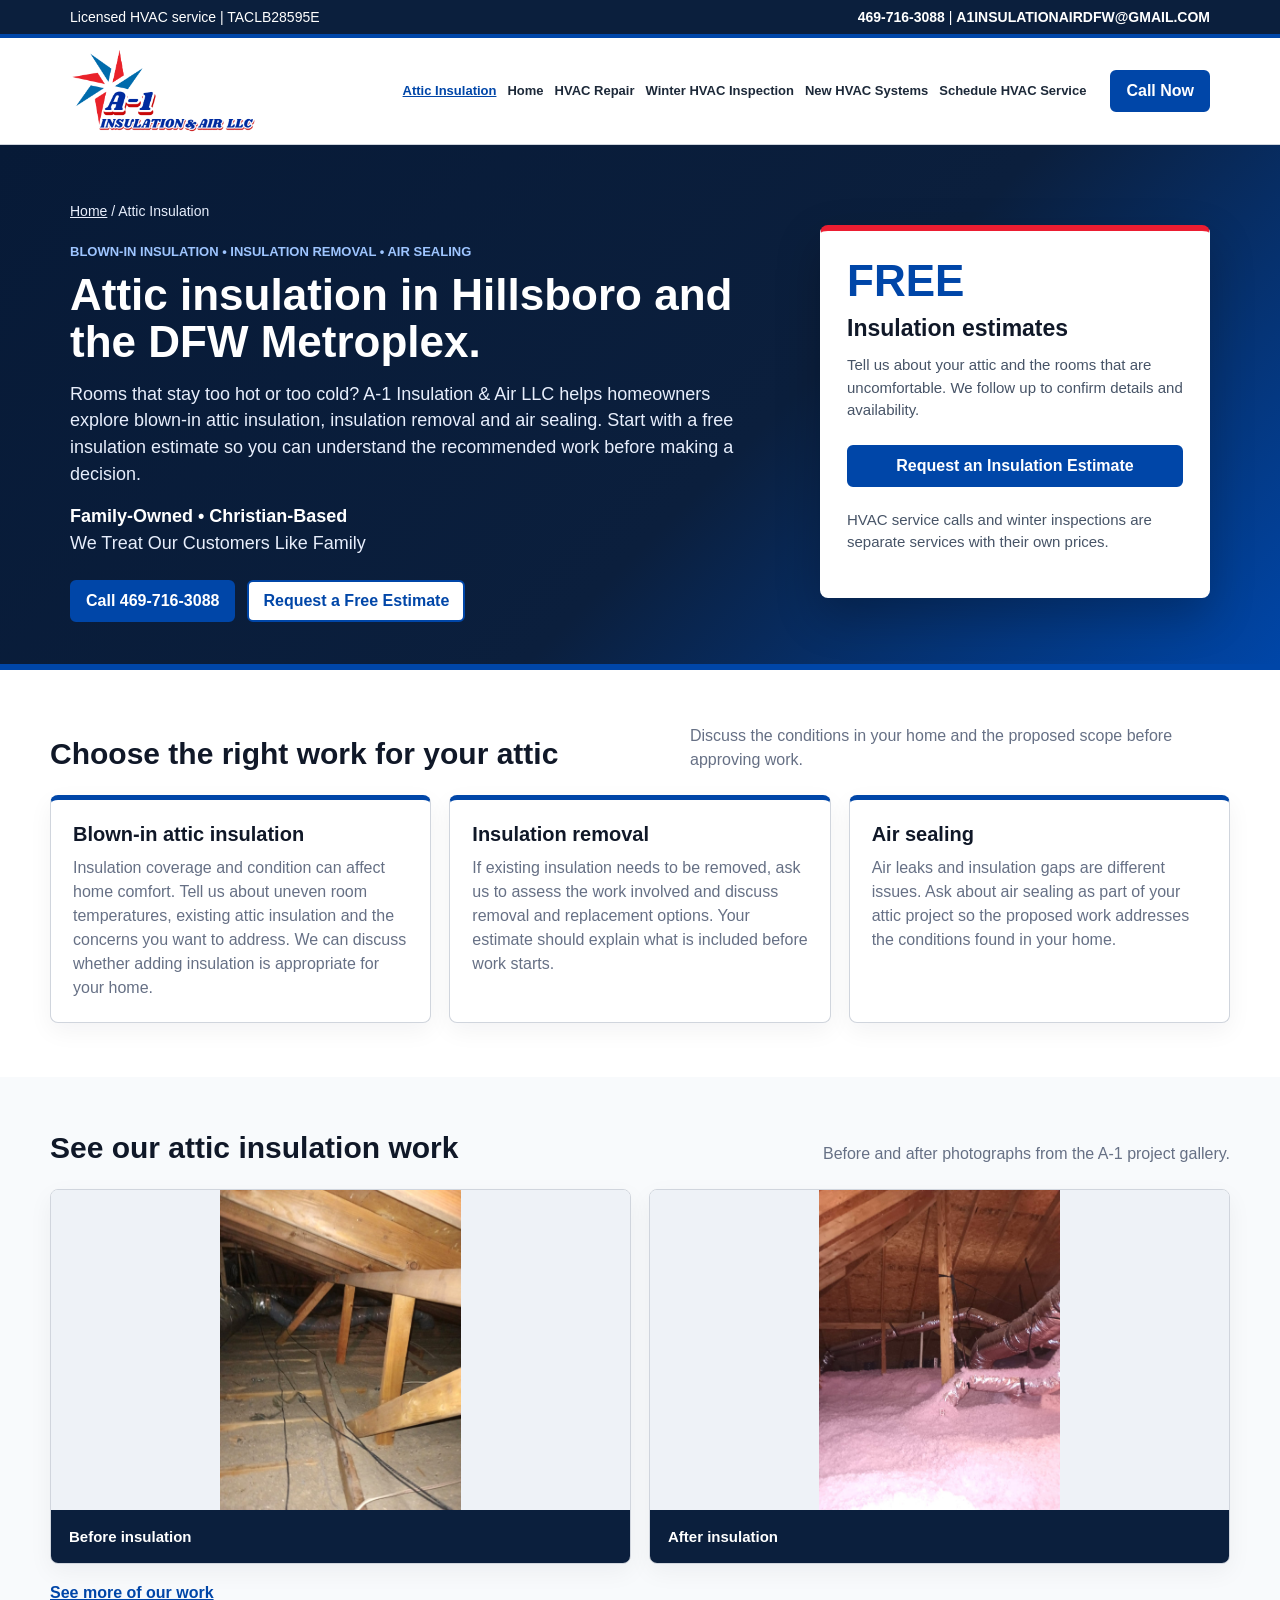
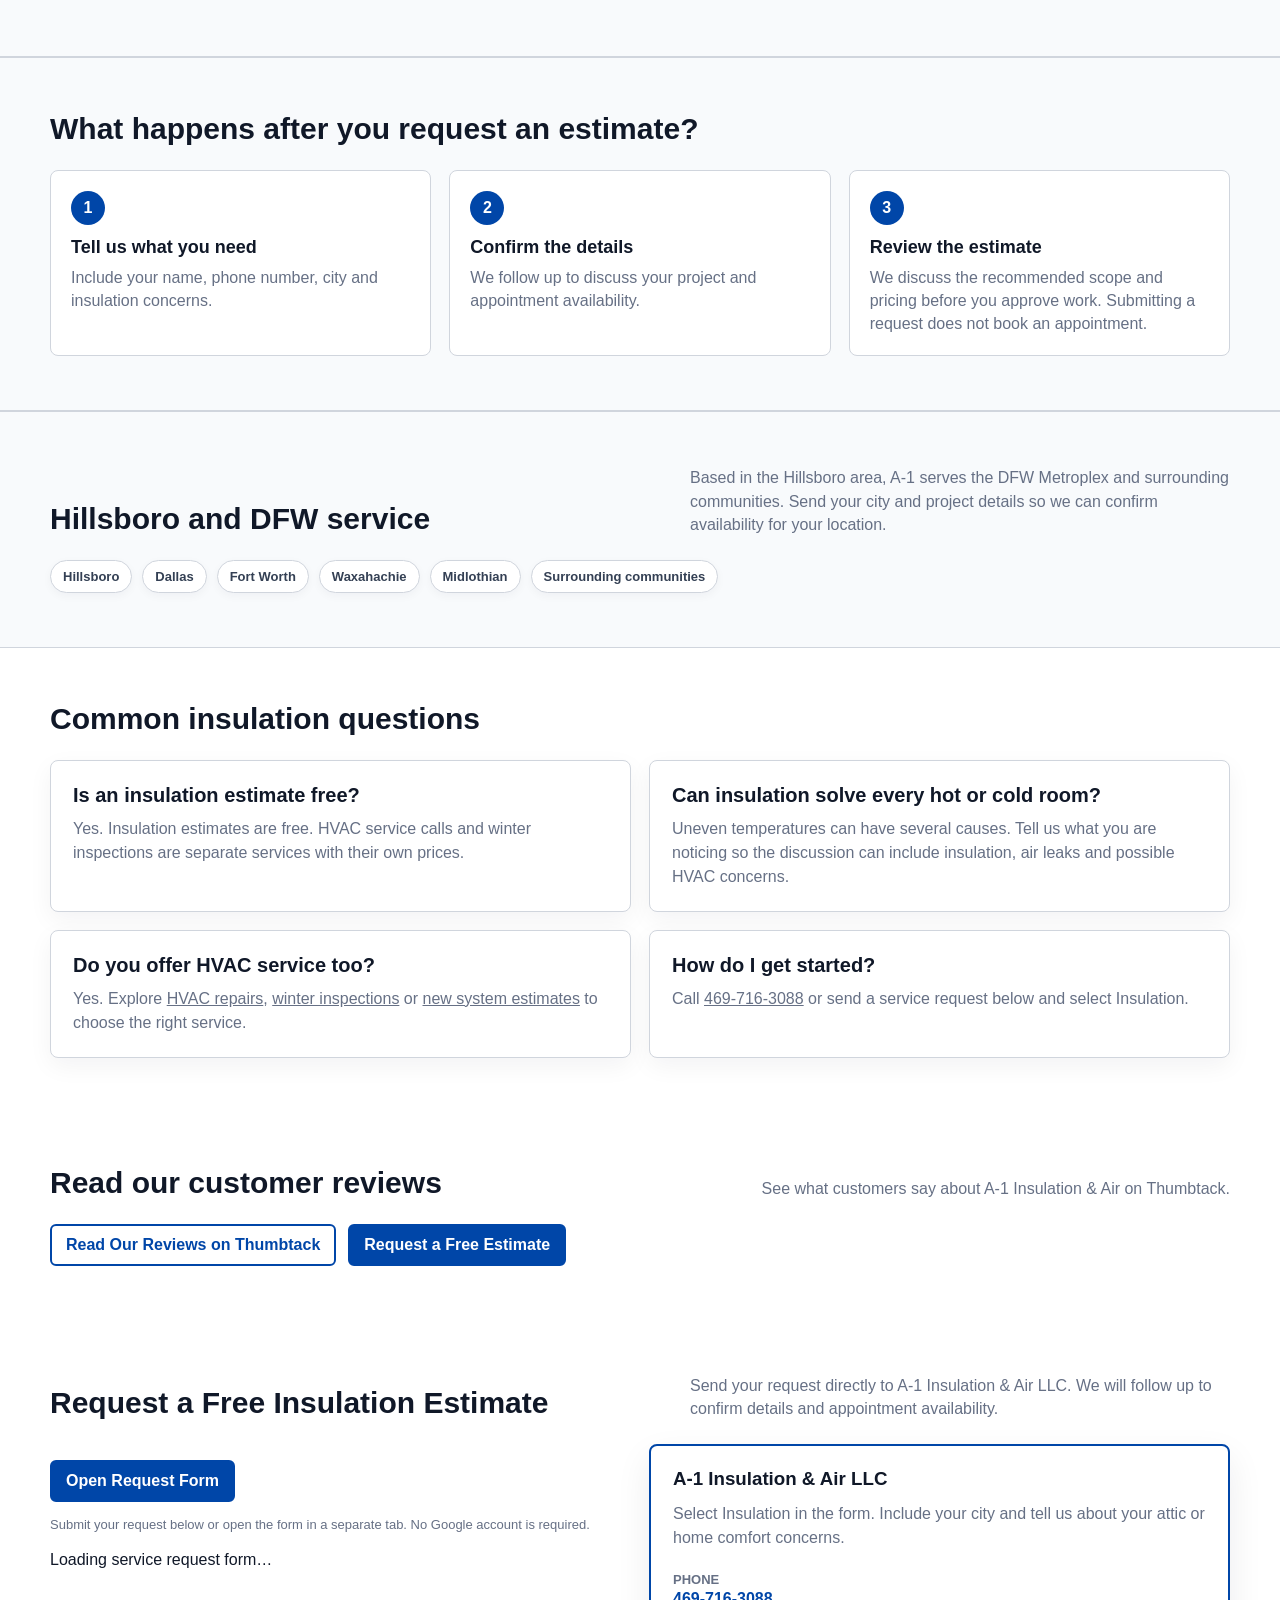
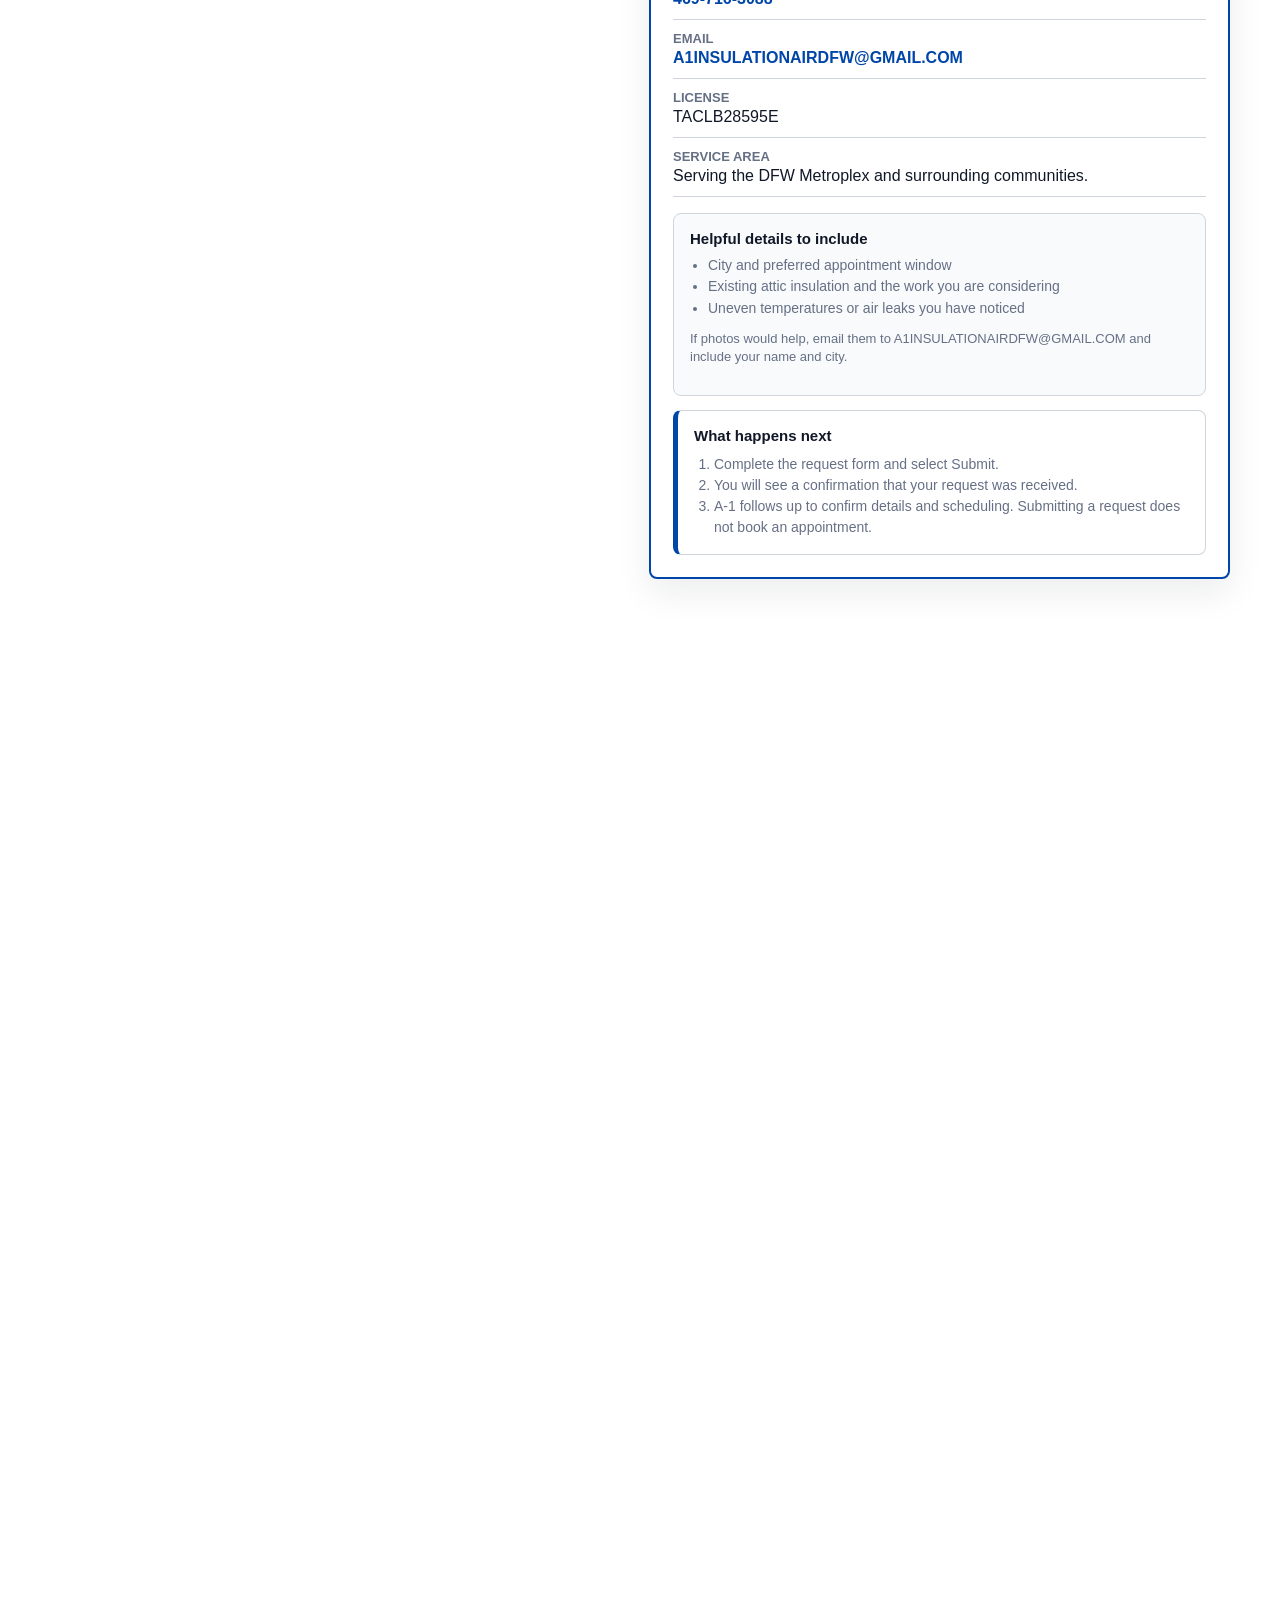
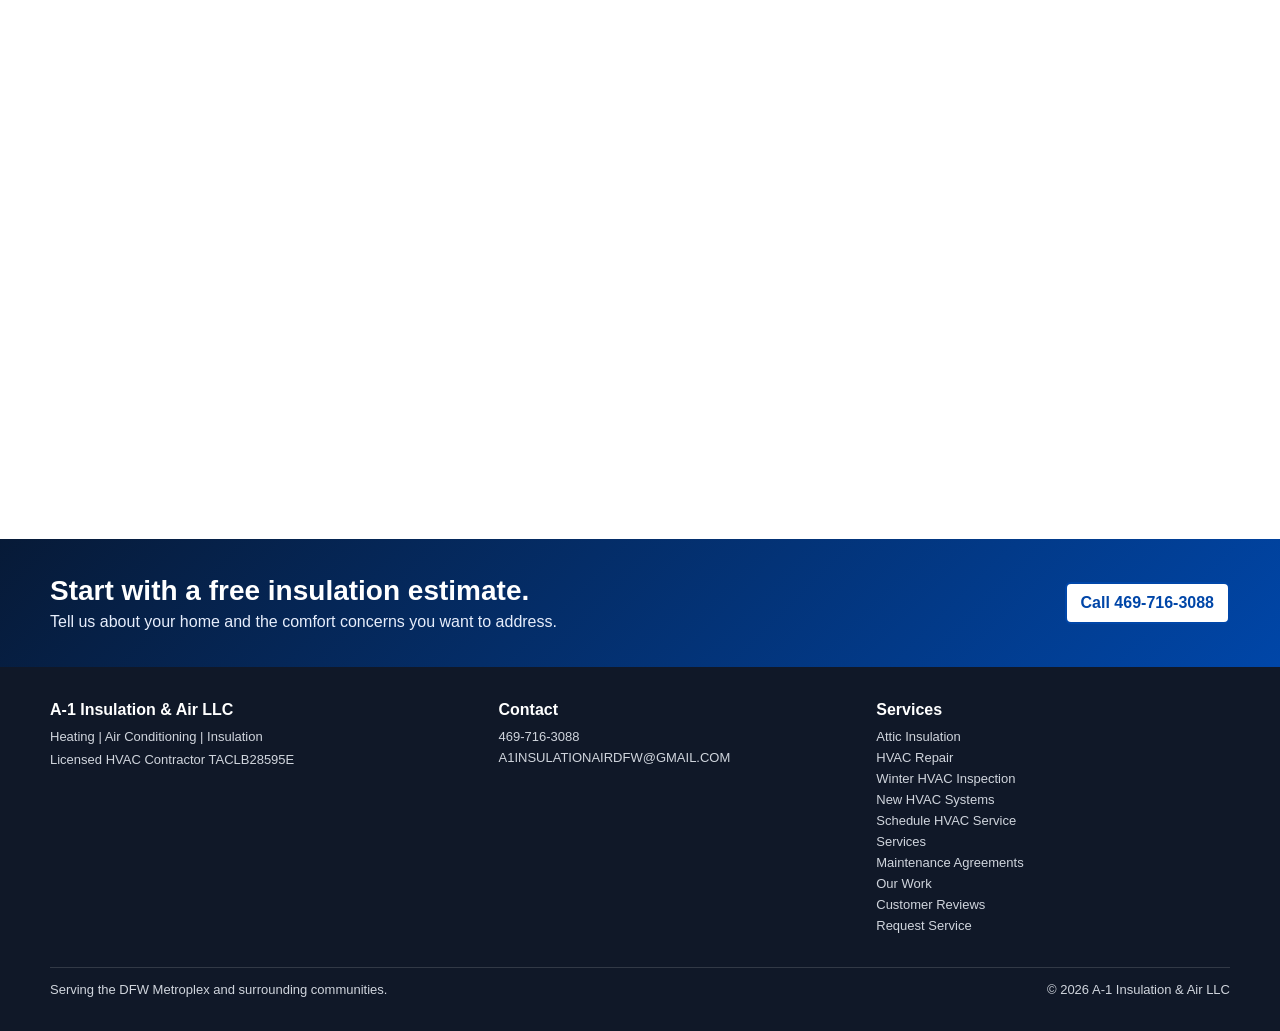
<file: attic-insulation/index.html>
<!doctype html>
<html lang="en"><head><meta charset="utf-8"><meta name="viewport" content="width=device-width, initial-scale=1">
<!-- Google tag (gtag.js) -->
<script async src="https://www.googletagmanager.com/gtag/js?id=G-NMW5L7QPZ6"></script>
<script>
  window.dataLayer = window.dataLayer || [];
  function gtag(){dataLayer.push(arguments);}
  gtag('js', new Date());
  gtag('config', 'G-NMW5L7QPZ6');
  gtag('config', 'AW-18245089585');
</script>
<title>Attic Insulation in Hillsboro &amp; DFW | A-1 Insulation &amp; Air</title><meta name="description" content="Blown-in attic insulation, insulation removal and air sealing for Hillsboro and DFW homeowners. Call 469-716-3088 for a free insulation estimate.">
<link rel="canonical" href="https://a1insulationairdfw.github.io/a1-insulation-air/attic-insulation/"><meta property="og:title" content="Attic Insulation in Hillsboro &amp; DFW | A-1 Insulation &amp; Air"><meta property="og:description" content="Blown-in attic insulation, insulation removal and air sealing for Hillsboro and DFW homeowners. Call 469-716-3088 for a free insulation estimate."><meta property="og:type" content="website"><meta property="og:url" content="https://a1insulationairdfw.github.io/a1-insulation-air/attic-insulation/">
<link rel="stylesheet" href="../assets/hvac-v2.css">
<script type="application/ld+json">{"@context": "https://schema.org", "@type": "Service", "name": "Attic insulation, insulation removal and air sealing", "serviceType": ["Blown-in attic insulation", "Insulation removal", "Air sealing"], "url": "https://a1insulationairdfw.github.io/a1-insulation-air/attic-insulation/", "areaServed": ["Hillsboro, Texas", "DFW Metroplex"], "provider": {"@type": "HomeAndConstructionBusiness", "@id": "https://a1insulationairdfw.github.io/a1-insulation-air/#business", "name": "A-1 Insulation & Air LLC", "url": "https://a1insulationairdfw.github.io/a1-insulation-air/", "telephone": "+1-469-716-3088"}}</script>
</head><body>
<a class="skip-link" href="#main">Skip to main content</a>
<div class="topbar"><div class="topbar-inner"><div>Licensed HVAC service | TACLB28595E</div><div><a href="tel:4697163088">469-716-3088</a> | <a href="mailto:A1INSULATIONAIRDFW@GMAIL.COM">A1INSULATIONAIRDFW@GMAIL.COM</a></div></div></div>
<header><div class="nav"><a class="brand" href="../"><img src="../assets/a1-logo.png" alt="A-1 Insulation &amp; Air LLC"></a><nav class="landing-nav" aria-label="Main navigation"><a href="../attic-insulation/" aria-current="page">Attic Insulation</a><a href="../">Home</a><a href="../hvac-repair/">HVAC Repair</a>
<a href="../winter-hvac-inspection/">Winter HVAC Inspection</a>
<a href="../hvac-installation/">New HVAC Systems</a>
<a href="../schedule-service/">Schedule HVAC Service</a></nav><a class="btn" href="tel:4697163088">Call Now</a></div></header>
<main id="main">
<section class="hero"><div class="hero-inner"><div>
<p class="breadcrumb"><a href="../">Home</a> / Attic Insulation</p>
<div class="eyebrow">Blown-in insulation • Insulation removal • Air sealing</div>
<h1>Attic insulation in Hillsboro and the DFW Metroplex.</h1>
<p>Rooms that stay too hot or too cold? A-1 Insulation &amp; Air LLC helps homeowners explore blown-in attic insulation, insulation removal and air sealing. Start with a free insulation estimate so you can understand the recommended work before making a decision.</p>
<p class="family-message"><strong>Family-Owned &bull; Christian-Based</strong><br>We Treat Our Customers Like Family</p>
<div class="hero-actions"><a class="btn" href="tel:4697163088">Call 469-716-3088</a><a class="btn secondary" href="#contact">Request a Free Estimate</a></div>
</div><aside class="hero-panel offer-panel" aria-label="Free insulation estimates"><p class="offer-price">FREE</p><h2>Insulation estimates</h2><p>Tell us about your attic and the rooms that are uncomfortable. We follow up to confirm details and availability.</p><a class="btn" href="#contact">Request an Insulation Estimate</a><p style="margin-top:16px">HVAC service calls and winter inspections are separate services with their own prices.</p></aside></div></section>
<section><div class="wrap"><div class="section-head"><h2>Choose the right work for your attic</h2><p>Discuss the conditions in your home and the proposed scope before approving work.</p></div><div class="grid cols3">
<article class="card featured"><h3>Blown-in attic insulation</h3><p>Insulation coverage and condition can affect home comfort. Tell us about uneven room temperatures, existing attic insulation and the concerns you want to address. We can discuss whether adding insulation is appropriate for your home.</p></article>
<article class="card featured"><h3>Insulation removal</h3><p>If existing insulation needs to be removed, ask us to assess the work involved and discuss removal and replacement options. Your estimate should explain what is included before work starts.</p></article>
<article class="card featured"><h3>Air sealing</h3><p>Air leaks and insulation gaps are different issues. Ask about air sealing as part of your attic project so the proposed work addresses the conditions found in your home.</p></article>
</div></div></section>
<section class="project-gallery"><div class="wrap"><div class="section-head"><h2>See our attic insulation work</h2><p>Before and after photographs from the A-1 project gallery.</p></div><div class="grid cols2">
<figure class="project-photo"><img src="../assets/attic-before.jpg" alt="Attic before insulation was added" loading="lazy" decoding="async"><figcaption>Before insulation</figcaption></figure>
<figure class="project-photo"><img src="../assets/attic-after.jpg" alt="Attic after the insulation upgrade" loading="lazy" decoding="async"><figcaption>After insulation</figcaption></figure>
</div><p class="gallery-more"><a href="../#work">See more of our work</a></p></div></section>
<section class="seasonal"><div class="wrap"><div class="section-head"><h2>What happens after you request an estimate?</h2></div><div class="grid cols3">
<div class="step-card"><div class="step-number">1</div><h3>Tell us what you need</h3><p>Include your name, phone number, city and insulation concerns.</p></div>
<div class="step-card"><div class="step-number">2</div><h3>Confirm the details</h3><p>We follow up to discuss your project and appointment availability.</p></div>
<div class="step-card"><div class="step-number">3</div><h3>Review the estimate</h3><p>We discuss the recommended scope and pricing before you approve work. Submitting a request does not book an appointment.</p></div>
</div></div></section>
<section class="service-area"><div class="wrap"><div class="section-head"><h2>Hillsboro and DFW service</h2><p>Based in the Hillsboro area, A-1 serves the DFW Metroplex and surrounding communities. Send your city and project details so we can confirm availability for your location.</p></div><div class="area-list"><span class="pill">Hillsboro</span><span class="pill">Dallas</span><span class="pill">Fort Worth</span><span class="pill">Waxahachie</span><span class="pill">Midlothian</span><span class="pill">Surrounding communities</span></div></div></section>
<section><div class="wrap"><div class="section-head"><h2>Common insulation questions</h2></div><div class="grid cols2">
<article class="card"><h3>Is an insulation estimate free?</h3><p>Yes. Insulation estimates are free. HVAC service calls and winter inspections are separate services with their own prices.</p></article>
<article class="card"><h3>Can insulation solve every hot or cold room?</h3><p>Uneven temperatures can have several causes. Tell us what you are noticing so the discussion can include insulation, air leaks and possible HVAC concerns.</p></article>
<article class="card"><h3>Do you offer HVAC service too?</h3><p>Yes. Explore <a href="../hvac-repair/">HVAC repairs</a>, <a href="../winter-hvac-inspection/">winter inspections</a> or <a href="../hvac-installation/">new system estimates</a> to choose the right service.</p></article>
<article class="card"><h3>How do I get started?</h3><p>Call <a href="tel:4697163088">469-716-3088</a> or send a service request below and select Insulation.</p></article>
</div></div></section>
<section id="reviews"><div class="wrap"><div class="section-head"><h2>Read our customer reviews</h2><p>See what customers say about A-1 Insulation &amp; Air on Thumbtack.</p></div><div class="hero-actions"><a class="btn secondary" href="https://www.thumbtack.com/tx/hillsboro/insulation/-1-insulation/service/340747087163621595" target="_blank" rel="noopener">Read Our Reviews on Thumbtack</a><a class="btn" href="#contact">Request a Free Estimate</a></div></div></section>
<section id="contact">
      <div class="wrap">
        <div class="section-head">
          <h2>Request a Free Insulation Estimate</h2>
          <p>Send your request directly to A-1 Insulation &amp; Air LLC. We will follow up to confirm details and appointment availability.</p>
        </div>
        <div class="grid cols2">
          <div class="request-form-panel">
  <p><a class="btn" href="https://docs.google.com/forms/d/e/1FAIpQLScwM27meroY3OdA7Tu2vWPYSsbpfGsn83zfB4UVSaZjBl84tA/viewform" target="_blank" rel="noopener">Open Request Form</a></p>
  <p class="form-note">Submit your request below or open the form in a separate tab. No Google account is required.</p>
  <iframe title="A-1 Insulation &amp; Air service request form" src="https://docs.google.com/forms/d/e/1FAIpQLScwM27meroY3OdA7Tu2vWPYSsbpfGsn83zfB4UVSaZjBl84tA/viewform?embedded=true" width="100%" height="2100" style="border:0;display:block" loading="lazy">Loading request form...</iframe>
</div>
          <aside class="contact-panel">
            <h3>A-1 Insulation & Air LLC</h3>
            <p style="margin:0 0 12px;color:#667085;line-height:1.45">Select Insulation in the form. Include your city and tell us about your attic or home comfort concerns.</p>
            <div class="contact-line"><b>Phone</b><a href="tel:4697163088">469-716-3088</a></div>
            <div class="contact-line"><b>Email</b><a href="mailto:A1INSULATIONAIRDFW@GMAIL.COM">A1INSULATIONAIRDFW@GMAIL.COM</a></div>
            <div class="contact-line"><b>License</b>TACLB28595E</div>
            <div class="contact-line"><b>Service Area</b>Serving the DFW Metroplex and surrounding communities.</div>
            <div class="request-tips">
              <h4>Helpful details to include</h4>
              <ul>
                <li>City and preferred appointment window</li>
                <li>Existing attic insulation and the work you are considering</li>
                <li>Uneven temperatures or air leaks you have noticed</li>
              </ul>
              <p class="photo-note">If photos would help, email them to A1INSULATIONAIRDFW@GMAIL.COM and include your name and city.</p>
            </div>
            <div class="next-steps">
              <h4>What happens next</h4>
              <ol>
                <li>Complete the request form and select Submit.</li>
                <li>You will see a confirmation that your request was received.</li>
                <li>A-1 follows up to confirm details and scheduling. Submitting a request does not book an appointment.</li>
              </ol>
            </div>
          </aside>
        </div>
      </div>
    </section>
<section class="final-cta"><div class="wrap"><div><h2>Start with a free insulation estimate.</h2><p>Tell us about your home and the comfort concerns you want to address.</p></div><a class="btn secondary" href="tel:4697163088">Call 469-716-3088</a></div></section>
</main><footer>
    <div class="wrap">
      <div>
        <h3>A-1 Insulation & Air LLC</h3>
        <div>Heating | Air Conditioning | Insulation</div>
        <div style="margin-top:8px">Licensed HVAC Contractor TACLB28595E</div>
      </div>
      <div>
        <h3>Contact</h3>
        <a href="tel:4697163088">469-716-3088</a>
        <a href="mailto:A1INSULATIONAIRDFW@GMAIL.COM">A1INSULATIONAIRDFW@GMAIL.COM</a>
      </div>
      <div>
        <h3>Services</h3><a href="../attic-insulation/">Attic Insulation</a><a href="../hvac-repair/">HVAC Repair</a>
<a href="../winter-hvac-inspection/">Winter HVAC Inspection</a>
<a href="../hvac-installation/">New HVAC Systems</a>
<a href="../schedule-service/">Schedule HVAC Service</a>
        <a href="../#services">Services</a>
        <a href="../#maintenance">Maintenance Agreements</a>
        <a href="../#work">Our Work</a>
        <a href="../#reviews">Customer Reviews</a>
        <a href="../#contact">Request Service</a>
      </div>
      <div class="fine-print">
        <span>Serving the DFW Metroplex and surrounding communities.</span>
        <span>&copy; 2026 A-1 Insulation & Air LLC</span>
      </div>
    </div>
  </footer><a class="btn mobile-call" href="tel:4697163088">Call A-1: 469-716-3088</a><script src="../assets/hvac.js"></script><script src="../assets/lead-form-config.js"></script><script src="../assets/lead-form.js?v=20261012-2"></script></body></html>
</file>
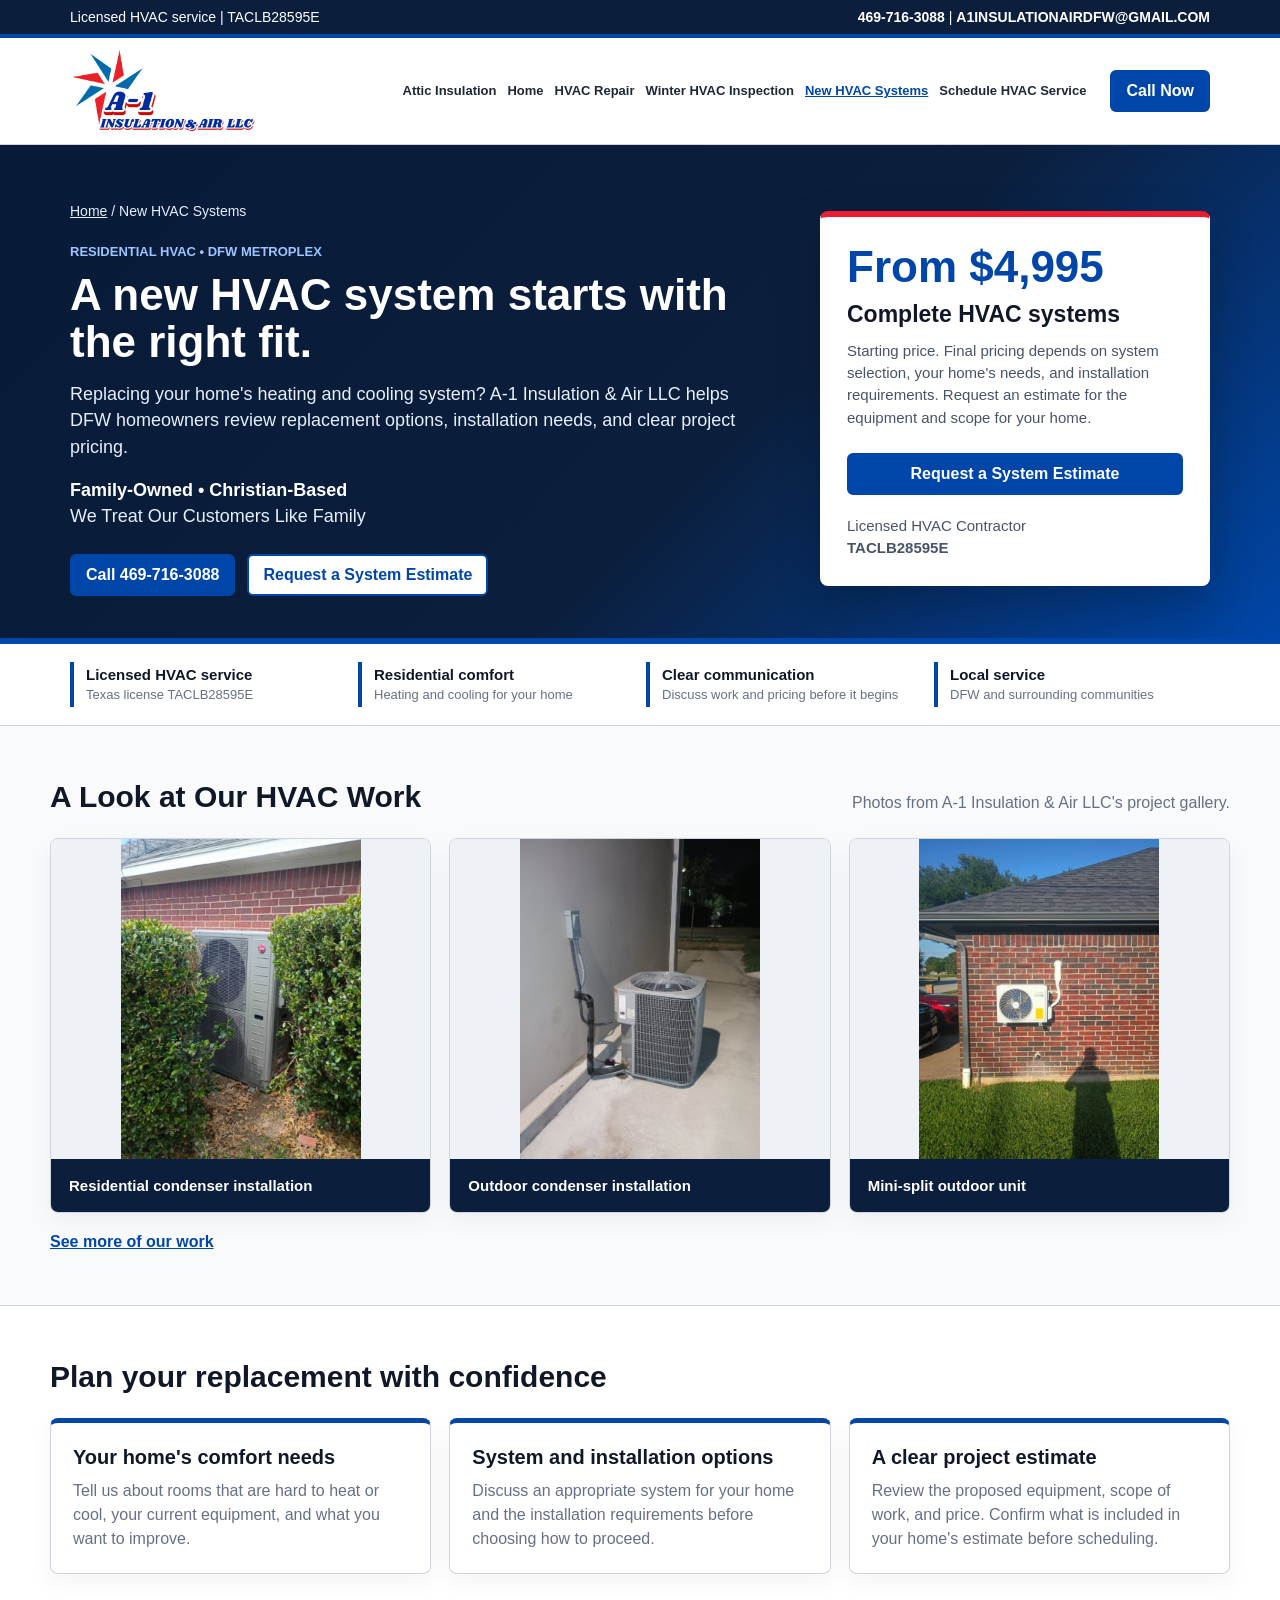
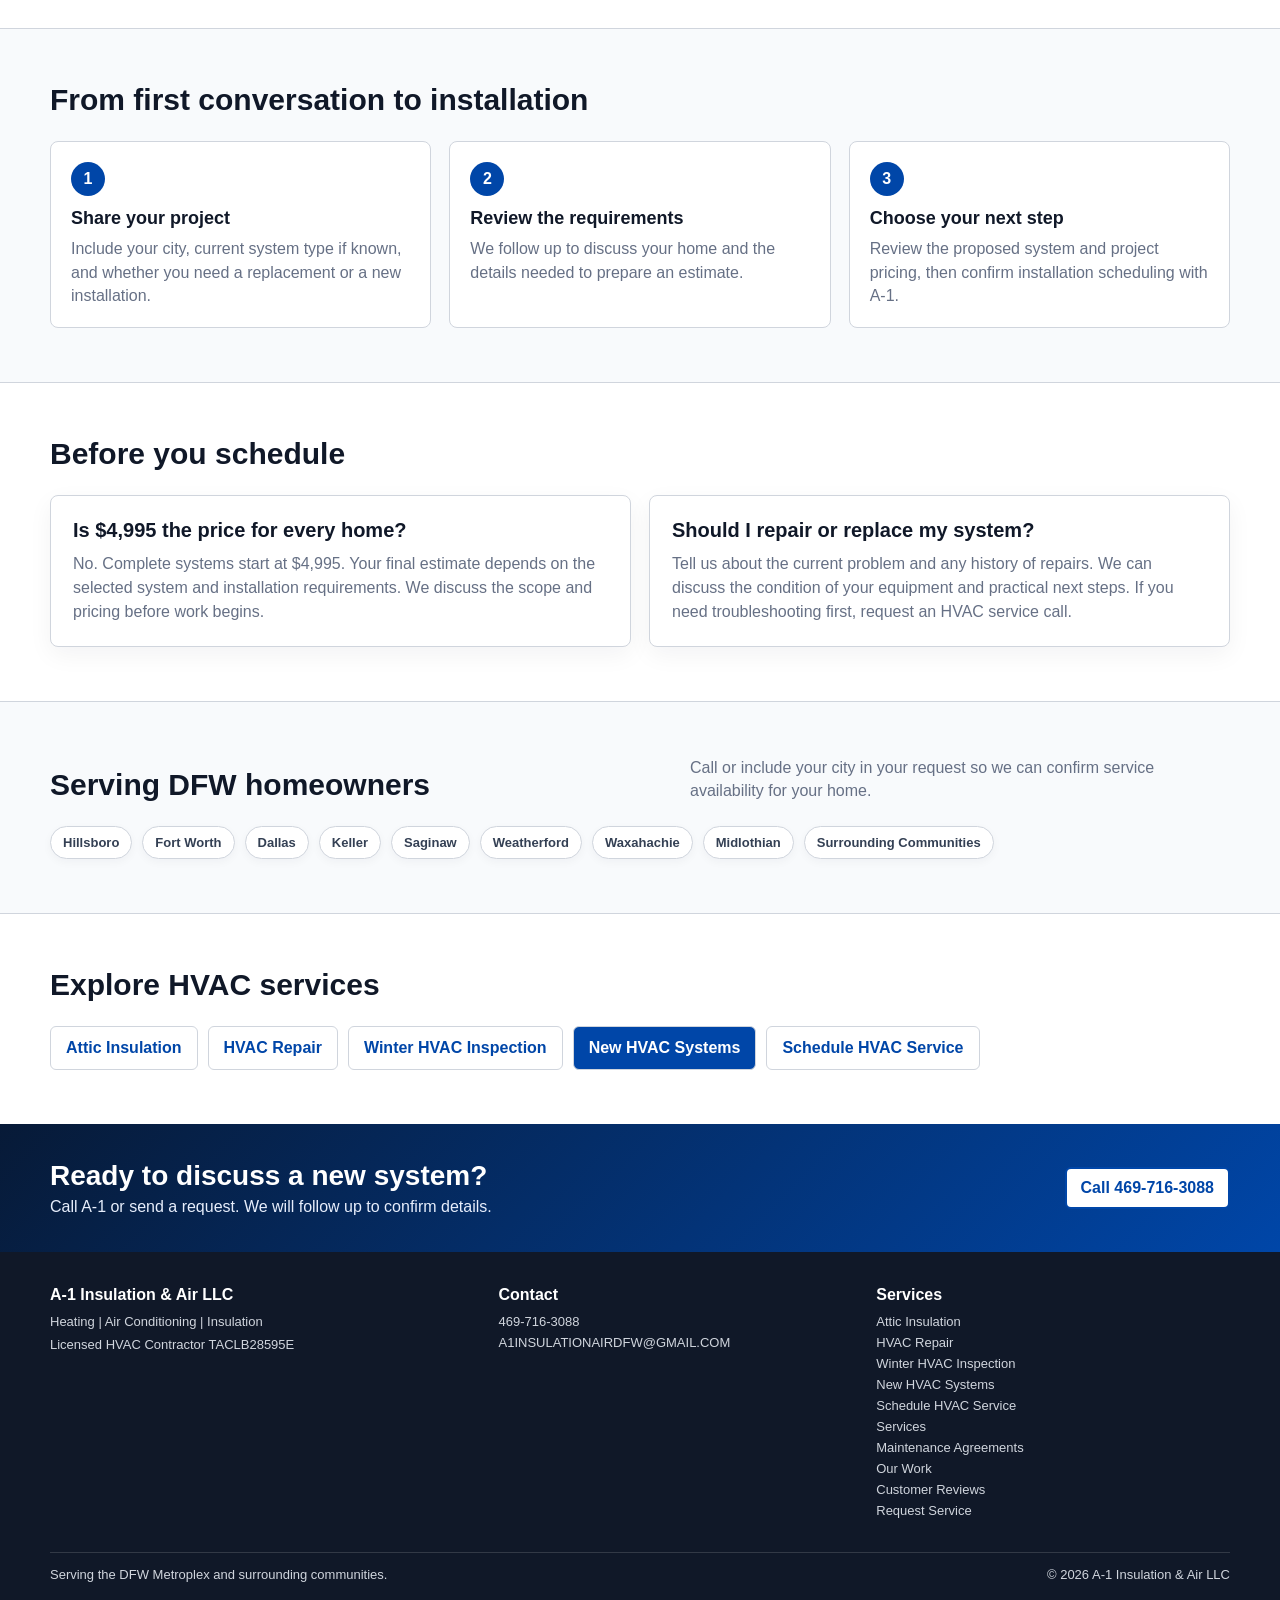
<file: hvac-installation/index.html>
<!doctype html>
<html lang="en"><head><meta charset="utf-8"><meta name="viewport" content="width=device-width, initial-scale=1">
<!-- Google tag (gtag.js) -->
<script async src="https://www.googletagmanager.com/gtag/js?id=G-NMW5L7QPZ6"></script>
<script>
  window.dataLayer = window.dataLayer || [];
  function gtag(){dataLayer.push(arguments);}
  gtag('js', new Date());
  gtag('config', 'G-NMW5L7QPZ6');
  gtag('config', 'AW-18245089585');
</script>
<title>New HVAC Systems in DFW | Starting at $4,995</title><meta name="description" content="Complete HVAC systems starting at $4,995 for DFW homes. Discuss replacement options with A-1 Insulation &amp; Air LLC. Texas HVAC license TACLB28595E.">
<link rel="canonical" href="https://a1insulationairdfw.github.io/a1-insulation-air/hvac-installation/"><meta property="og:title" content="New HVAC Systems in DFW | Starting at $4,995"><meta property="og:description" content="Complete HVAC systems starting at $4,995 for DFW homes. Discuss replacement options with A-1 Insulation &amp; Air LLC. Texas HVAC license TACLB28595E."><meta property="og:type" content="website"><meta property="og:url" content="https://a1insulationairdfw.github.io/a1-insulation-air/hvac-installation/">
<link rel="stylesheet" href="../assets/hvac-v2.css">
<script type="application/ld+json">{"@context":"https://schema.org","@type":"HVACBusiness","name":"A-1 Insulation & Air LLC","telephone":"+1-469-716-3088","email":"A1INSULATIONAIRDFW@GMAIL.COM","areaServed":"DFW Metroplex and surrounding communities","url":"https://a1insulationairdfw.github.io/a1-insulation-air/","identifier":"TACLB28595E"}</script>
</head><body>
<a class="skip-link" href="#main">Skip to main content</a>
<div class="topbar"><div class="topbar-inner"><div>Licensed HVAC service | TACLB28595E</div><div><a href="tel:4697163088">469-716-3088</a> | <a href="mailto:A1INSULATIONAIRDFW@GMAIL.COM">A1INSULATIONAIRDFW@GMAIL.COM</a></div></div></div>
<header><div class="nav"><a class="brand" href="../"><img src="../assets/a1-logo.png" alt="A-1 Insulation &amp; Air LLC"></a><nav class="landing-nav" aria-label="Main navigation"><a href="../attic-insulation/">Attic Insulation</a><a href="../">Home</a><a href="../hvac-repair/">HVAC Repair</a>
<a href="../winter-hvac-inspection/">Winter HVAC Inspection</a>
<a href="../hvac-installation/" aria-current="page">New HVAC Systems</a>
<a href="../schedule-service/">Schedule HVAC Service</a></nav><a class="btn" href="tel:4697163088">Call Now</a></div></header>
<main id="main">
<section class="hero"><div class="hero-inner"><div>
<p class="breadcrumb"><a href="../">Home</a> / New HVAC Systems</p>
<div class="eyebrow">Residential HVAC • DFW Metroplex</div><h1>A new HVAC system starts with the right fit.</h1><p>Replacing your home's heating and cooling system? A-1 Insulation & Air LLC helps DFW homeowners review replacement options, installation needs, and clear project pricing.</p>
<p class="family-message"><strong>Family-Owned &bull; Christian-Based</strong><br>We Treat Our Customers Like Family</p>
<div class="hero-actions"><a class="btn" href="tel:4697163088">Call 469-716-3088</a><a class="btn secondary" href="../schedule-service/">Request a System Estimate</a></div>
</div><aside class="hero-panel offer-panel" aria-label="Complete HVAC systems"><p class="offer-price">From $4,995</p><h2>Complete HVAC systems</h2><p>Starting price. Final pricing depends on system selection, your home's needs, and installation requirements. Request an estimate for the equipment and scope for your home.</p><a class="btn" href="../schedule-service/">Request a System Estimate</a><p style="margin:14px 0 0">Licensed HVAC Contractor<br><strong>TACLB28595E</strong></p></aside></div></section>
<div class="trust-strip"><div class="trust-grid"><div class="trust-item"><b>Licensed HVAC service</b><span>Texas license TACLB28595E</span></div><div class="trust-item"><b>Residential comfort</b><span>Heating and cooling for your home</span></div><div class="trust-item"><b>Clear communication</b><span>Discuss work and pricing before it begins</span></div><div class="trust-item"><b>Local service</b><span>DFW and surrounding communities</span></div></div></div>


<section id="our-hvac-work" class="project-gallery"><div class="wrap"><div class="section-head"><h2>A Look at Our HVAC Work</h2><p>Photos from A-1 Insulation &amp; Air LLC's project gallery.</p></div><div class="grid cols3"><figure class="project-photo"><img src="../assets/residential-condenser.jpg" alt="Residential condenser installation from the A-1 project gallery" loading="lazy" decoding="async" width="640" height="854"><figcaption>Residential condenser installation</figcaption></figure><figure class="project-photo"><img src="../assets/outdoor-condenser.jpg" alt="Outdoor condenser installation from the A-1 project gallery" loading="lazy" decoding="async" width="1054" height="1400"><figcaption>Outdoor condenser installation</figcaption></figure><figure class="project-photo"><img src="../assets/mini-split-outdoor.jpg" alt="Mini-split outdoor unit from the A-1 project gallery" loading="lazy" decoding="async" width="640" height="854"><figcaption>Mini-split outdoor unit</figcaption></figure></div><p class="gallery-more"><a href="../#work">See more of our work</a></p></div></section>
<section><div class="wrap"><div class="section-head"><h2>Plan your replacement with confidence</h2></div><div class="grid cols3"><article class="card featured"><h3>Your home's comfort needs</h3><p>Tell us about rooms that are hard to heat or cool, your current equipment, and what you want to improve.</p></article><article class="card featured"><h3>System and installation options</h3><p>Discuss an appropriate system for your home and the installation requirements before choosing how to proceed.</p></article><article class="card featured"><h3>A clear project estimate</h3><p>Review the proposed equipment, scope of work, and price. Confirm what is included in your home's estimate before scheduling.</p></article></div></div></section>
<section class="seasonal"><div class="wrap"><div class="section-head"><h2>From first conversation to installation</h2></div><div class="grid cols3"><div class="step-card"><div class="step-number">1</div><h3>Share your project</h3><p>Include your city, current system type if known, and whether you need a replacement or a new installation.</p></div><div class="step-card"><div class="step-number">2</div><h3>Review the requirements</h3><p>We follow up to discuss your home and the details needed to prepare an estimate.</p></div><div class="step-card"><div class="step-number">3</div><h3>Choose your next step</h3><p>Review the proposed system and project pricing, then confirm installation scheduling with A-1.</p></div></div></div></section>
<section><div class="wrap"><div class="section-head"><h2>Before you schedule</h2></div><div class="grid cols2"><article class="card"><h3>Is $4,995 the price for every home?</h3><p>No. Complete systems start at $4,995. Your final estimate depends on the selected system and installation requirements. We discuss the scope and pricing before work begins.</p></article><article class="card"><h3>Should I repair or replace my system?</h3><p>Tell us about the current problem and any history of repairs. We can discuss the condition of your equipment and practical next steps. If you need troubleshooting first, request an HVAC service call.</p></article></div></div></section>
<section class="service-area"><div class="wrap"><div class="section-head"><h2>Serving DFW homeowners</h2><p>Call or include your city in your request so we can confirm service availability for your home.</p></div><div class="area-list"><span class="pill">Hillsboro</span><span class="pill">Fort Worth</span><span class="pill">Dallas</span><span class="pill">Keller</span><span class="pill">Saginaw</span><span class="pill">Weatherford</span><span class="pill">Waxahachie</span><span class="pill">Midlothian</span><span class="pill">Surrounding Communities</span></div></div></section>
<section><div class="wrap"><div class="section-head"><h2>Explore HVAC services</h2></div><div class="service-links"><a href="../attic-insulation/">Attic Insulation</a><a href="../hvac-repair/">HVAC Repair</a>
<a href="../winter-hvac-inspection/">Winter HVAC Inspection</a>
<a href="../hvac-installation/" aria-current="page">New HVAC Systems</a>
<a href="../schedule-service/">Schedule HVAC Service</a></div></div></section>
<section class="final-cta"><div class="wrap"><div><h2>Ready to discuss a new system?</h2><p>Call A-1 or send a request. We will follow up to confirm details.</p></div><a class="btn secondary" href="tel:4697163088">Call 469-716-3088</a></div></section>
</main><footer>
    <div class="wrap">
      <div>
        <h3>A-1 Insulation & Air LLC</h3>
        <div>Heating | Air Conditioning | Insulation</div>
        <div style="margin-top:8px">Licensed HVAC Contractor TACLB28595E</div>
      </div>
      <div>
        <h3>Contact</h3>
        <a href="tel:4697163088">469-716-3088</a>
        <a href="mailto:A1INSULATIONAIRDFW@GMAIL.COM">A1INSULATIONAIRDFW@GMAIL.COM</a>
      </div>
      <div>
        <h3>Services</h3><a href="../attic-insulation/">Attic Insulation</a><a href="../hvac-repair/">HVAC Repair</a>
<a href="../winter-hvac-inspection/">Winter HVAC Inspection</a>
<a href="../hvac-installation/">New HVAC Systems</a>
<a href="../schedule-service/">Schedule HVAC Service</a>
        <a href="../#services">Services</a>
        <a href="../#maintenance">Maintenance Agreements</a>
        <a href="../#work">Our Work</a>
        <a href="../#reviews">Customer Reviews</a>
        <a href="../#contact">Request Service</a>
      </div>
      <div class="fine-print">
        <span>Serving the DFW Metroplex and surrounding communities.</span>
        <span>&copy; 2026 A-1 Insulation & Air LLC</span>
      </div>
    </div>
  </footer><a class="btn mobile-call" href="tel:4697163088">Call A-1: 469-716-3088</a><script src="../assets/hvac.js"></script><script src="../assets/lead-form-config.js"></script><script src="../assets/lead-form.js?v=20261012-2"></script></body></html>
</file>
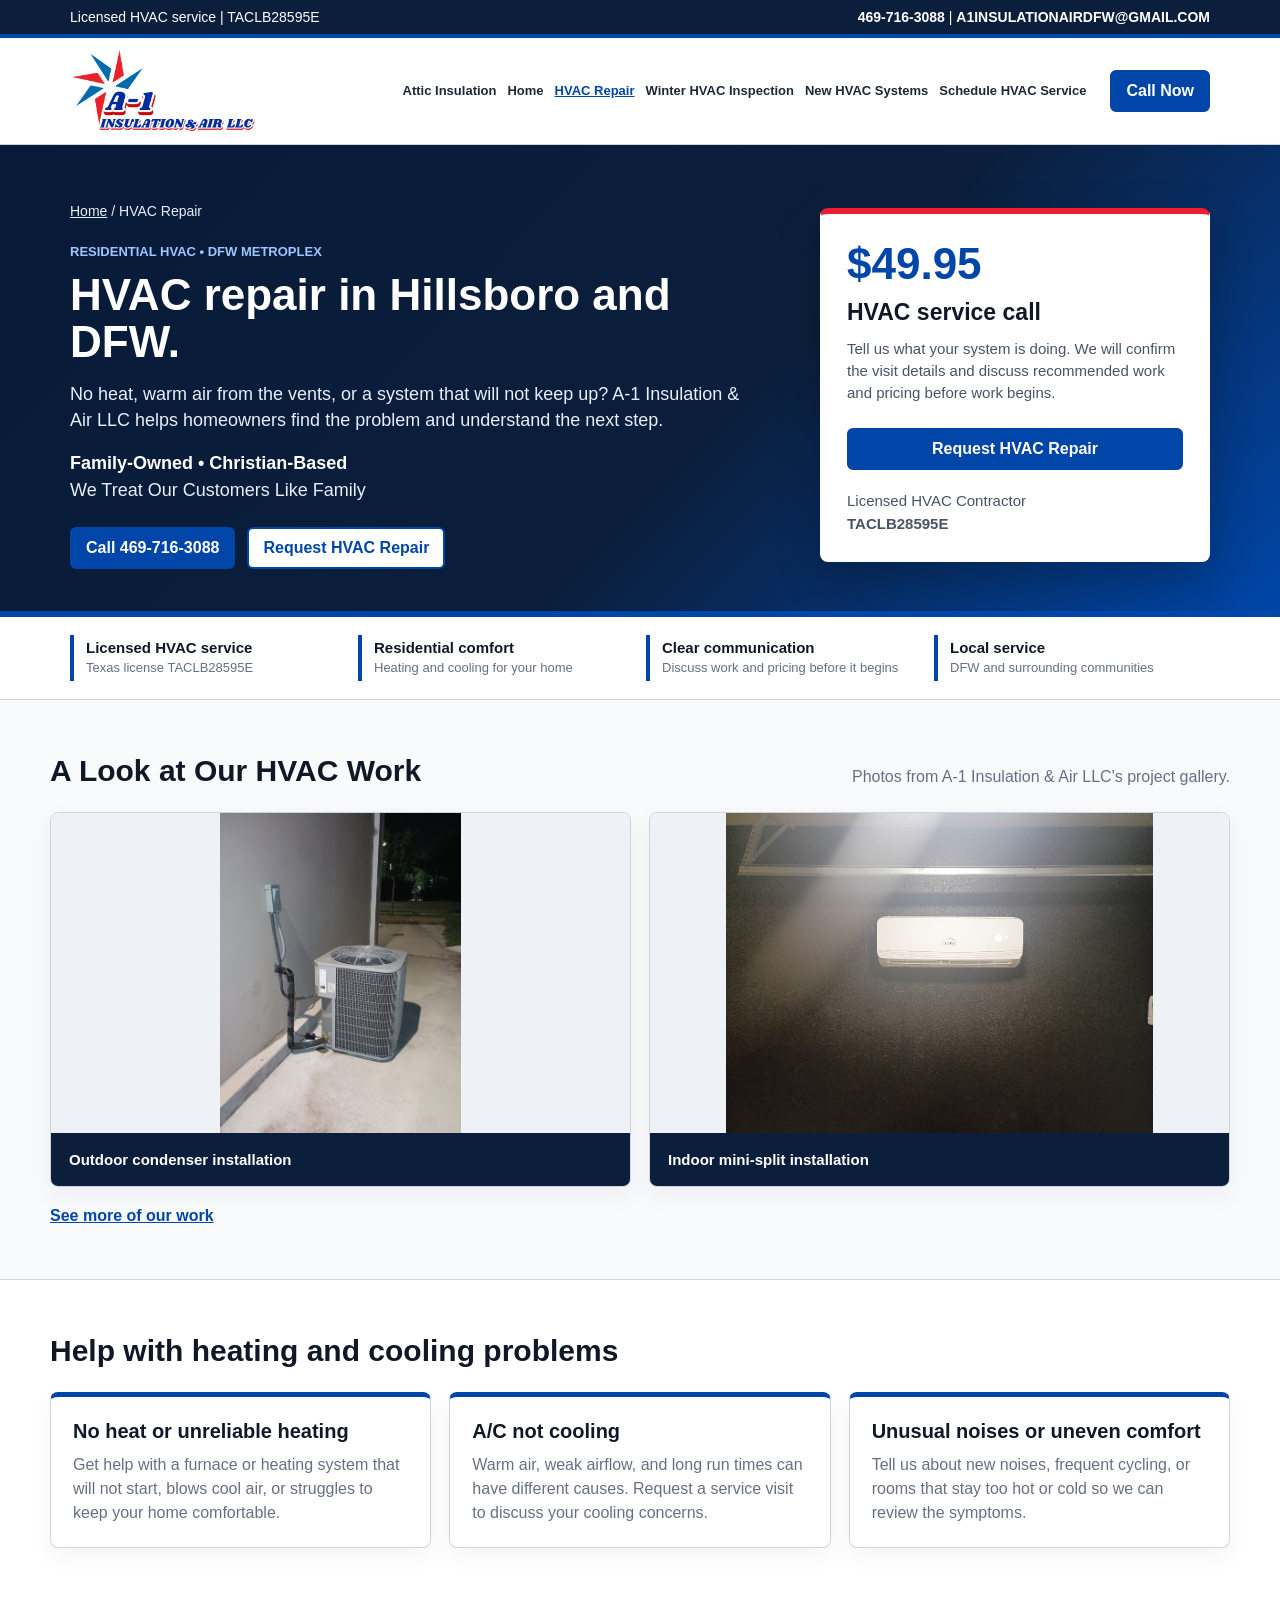
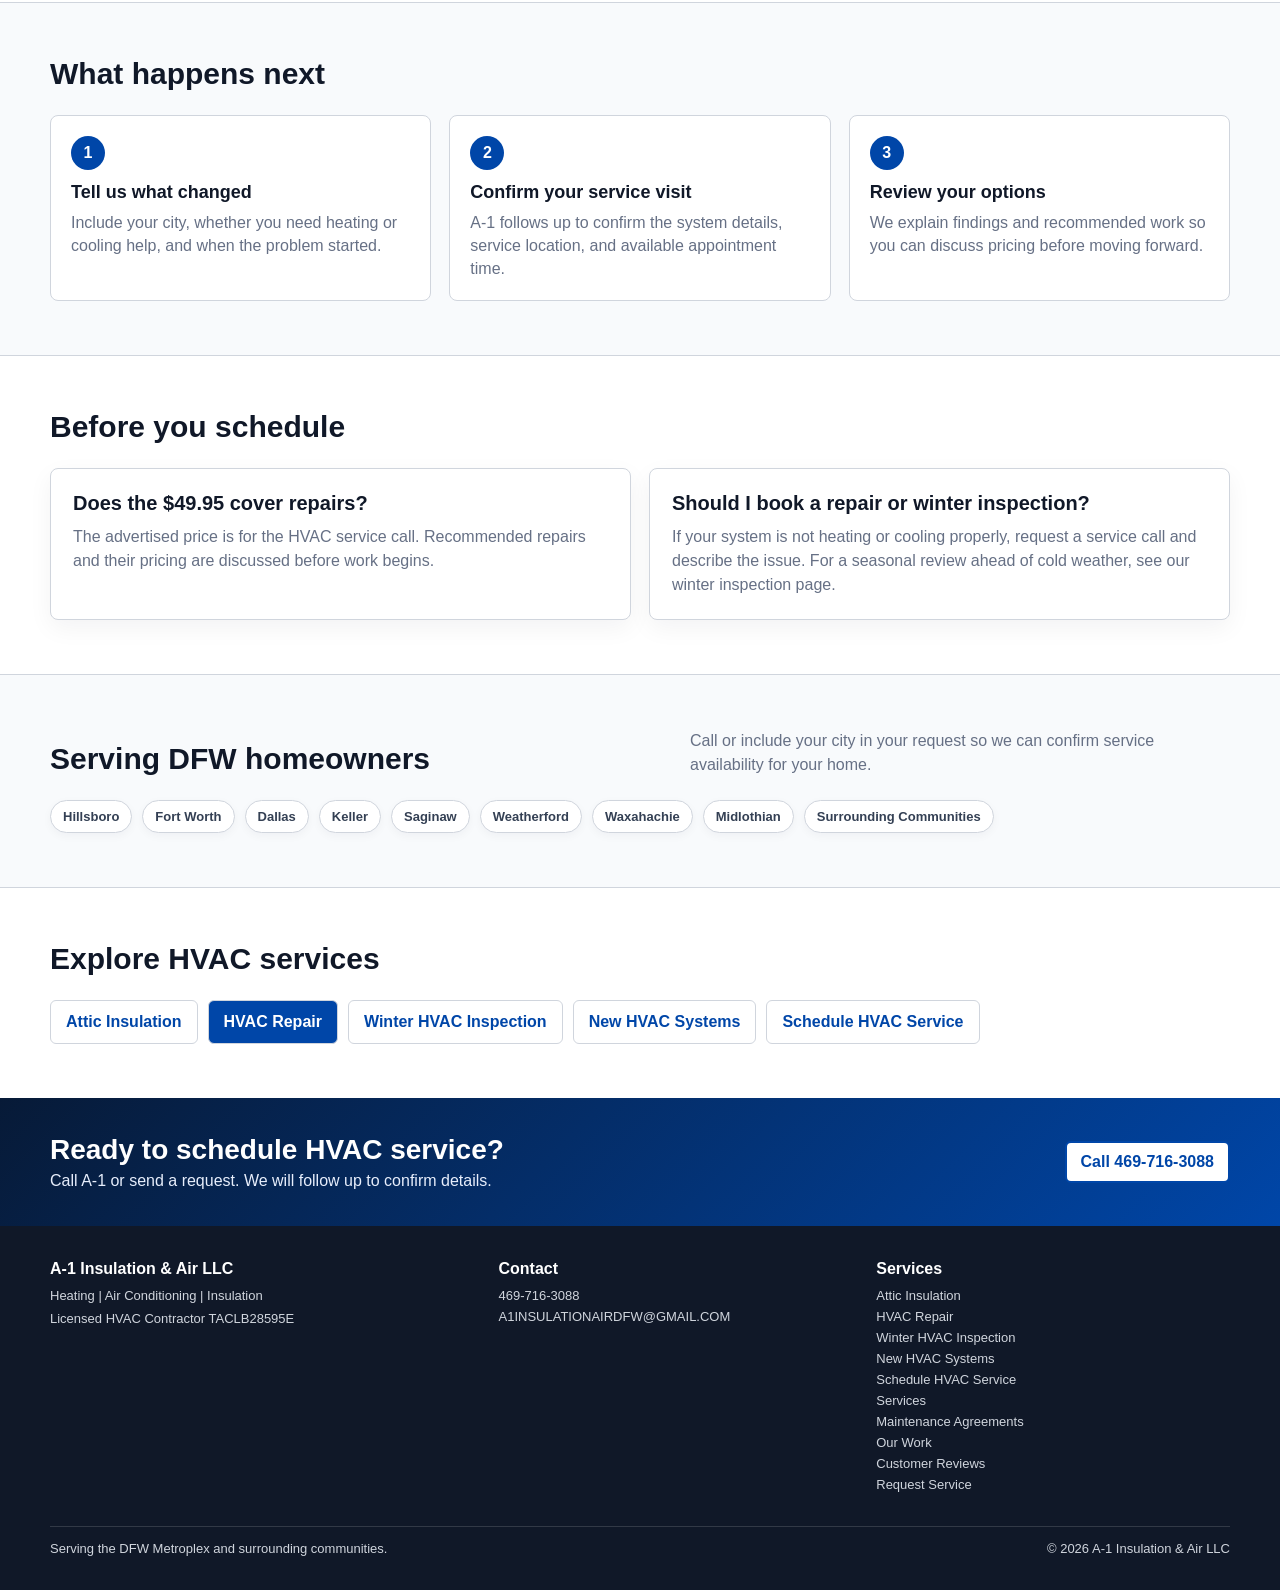
<file: hvac-repair/index.html>
<!doctype html>
<html lang="en"><head><meta charset="utf-8"><meta name="viewport" content="width=device-width, initial-scale=1">
<!-- Google tag (gtag.js) -->
<script async src="https://www.googletagmanager.com/gtag/js?id=G-NMW5L7QPZ6"></script>
<script>
  window.dataLayer = window.dataLayer || [];
  function gtag(){dataLayer.push(arguments);}
  gtag('js', new Date());
  gtag('config', 'G-NMW5L7QPZ6');
  gtag('config', 'AW-18245089585');
</script>
<title>HVAC Repair in Hillsboro &amp; DFW | $49.95 Service Call</title><meta name="description" content="Heating and air conditioning repair in Hillsboro and DFW. Request a $49.95 HVAC service call from A-1 Insulation &amp; Air LLC. Licensed TACLB28595E.">
<link rel="canonical" href="https://a1insulationairdfw.github.io/a1-insulation-air/hvac-repair/"><meta property="og:title" content="HVAC Repair in Hillsboro &amp; DFW | $49.95 Service Call"><meta property="og:description" content="Heating and air conditioning repair in Hillsboro and DFW. Request a $49.95 HVAC service call from A-1 Insulation &amp; Air LLC. Licensed TACLB28595E."><meta property="og:type" content="website"><meta property="og:url" content="https://a1insulationairdfw.github.io/a1-insulation-air/hvac-repair/">
<link rel="stylesheet" href="../assets/hvac-v2.css">
<script type="application/ld+json">{"@context":"https://schema.org","@type":"HVACBusiness","name":"A-1 Insulation & Air LLC","telephone":"+1-469-716-3088","email":"A1INSULATIONAIRDFW@GMAIL.COM","areaServed":"DFW Metroplex and surrounding communities","url":"https://a1insulationairdfw.github.io/a1-insulation-air/","identifier":"TACLB28595E"}</script>
</head><body>
<a class="skip-link" href="#main">Skip to main content</a>
<div class="topbar"><div class="topbar-inner"><div>Licensed HVAC service | TACLB28595E</div><div><a href="tel:4697163088">469-716-3088</a> | <a href="mailto:A1INSULATIONAIRDFW@GMAIL.COM">A1INSULATIONAIRDFW@GMAIL.COM</a></div></div></div>
<header><div class="nav"><a class="brand" href="../"><img src="../assets/a1-logo.png" alt="A-1 Insulation &amp; Air LLC"></a><nav class="landing-nav" aria-label="Main navigation"><a href="../attic-insulation/">Attic Insulation</a><a href="../">Home</a><a href="../hvac-repair/" aria-current="page">HVAC Repair</a>
<a href="../winter-hvac-inspection/">Winter HVAC Inspection</a>
<a href="../hvac-installation/">New HVAC Systems</a>
<a href="../schedule-service/">Schedule HVAC Service</a></nav><a class="btn" href="tel:4697163088">Call Now</a></div></header>
<main id="main">
<section class="hero"><div class="hero-inner"><div>
<p class="breadcrumb"><a href="../">Home</a> / HVAC Repair</p>
<div class="eyebrow">Residential HVAC • DFW Metroplex</div><h1>HVAC repair in Hillsboro and DFW.</h1><p>No heat, warm air from the vents, or a system that will not keep up? A-1 Insulation & Air LLC helps homeowners find the problem and understand the next step.</p>
<p class="family-message"><strong>Family-Owned &bull; Christian-Based</strong><br>We Treat Our Customers Like Family</p>
<div class="hero-actions"><a class="btn" href="tel:4697163088">Call 469-716-3088</a><a class="btn secondary" href="../schedule-service/">Request HVAC Repair</a></div>
</div><aside class="hero-panel offer-panel" aria-label="HVAC service call"><p class="offer-price">$49.95</p><h2>HVAC service call</h2><p>Tell us what your system is doing. We will confirm the visit details and discuss recommended work and pricing before work begins.</p><a class="btn" href="../schedule-service/">Request HVAC Repair</a><p style="margin:14px 0 0">Licensed HVAC Contractor<br><strong>TACLB28595E</strong></p></aside></div></section>
<div class="trust-strip"><div class="trust-grid"><div class="trust-item"><b>Licensed HVAC service</b><span>Texas license TACLB28595E</span></div><div class="trust-item"><b>Residential comfort</b><span>Heating and cooling for your home</span></div><div class="trust-item"><b>Clear communication</b><span>Discuss work and pricing before it begins</span></div><div class="trust-item"><b>Local service</b><span>DFW and surrounding communities</span></div></div></div>


<section id="our-hvac-work" class="project-gallery"><div class="wrap"><div class="section-head"><h2>A Look at Our HVAC Work</h2><p>Photos from A-1 Insulation &amp; Air LLC's project gallery.</p></div><div class="grid cols2"><figure class="project-photo"><img src="../assets/outdoor-condenser.jpg" alt="Outdoor condenser installation from the A-1 project gallery" loading="lazy" decoding="async" width="1054" height="1400"><figcaption>Outdoor condenser installation</figcaption></figure><figure class="project-photo"><img src="../assets/mini-split-indoor.jpg" alt="Indoor mini-split installation from the A-1 project gallery" loading="lazy" decoding="async" width="1131" height="848"><figcaption>Indoor mini-split installation</figcaption></figure></div><p class="gallery-more"><a href="../#work">See more of our work</a></p></div></section>
<section><div class="wrap"><div class="section-head"><h2>Help with heating and cooling problems</h2></div><div class="grid cols3"><article class="card featured"><h3>No heat or unreliable heating</h3><p>Get help with a furnace or heating system that will not start, blows cool air, or struggles to keep your home comfortable.</p></article><article class="card featured"><h3>A/C not cooling</h3><p>Warm air, weak airflow, and long run times can have different causes. Request a service visit to discuss your cooling concerns.</p></article><article class="card featured"><h3>Unusual noises or uneven comfort</h3><p>Tell us about new noises, frequent cycling, or rooms that stay too hot or cold so we can review the symptoms.</p></article></div></div></section>
<section class="seasonal"><div class="wrap"><div class="section-head"><h2>What happens next</h2></div><div class="grid cols3"><div class="step-card"><div class="step-number">1</div><h3>Tell us what changed</h3><p>Include your city, whether you need heating or cooling help, and when the problem started.</p></div><div class="step-card"><div class="step-number">2</div><h3>Confirm your service visit</h3><p>A-1 follows up to confirm the system details, service location, and available appointment time.</p></div><div class="step-card"><div class="step-number">3</div><h3>Review your options</h3><p>We explain findings and recommended work so you can discuss pricing before moving forward.</p></div></div></div></section>
<section><div class="wrap"><div class="section-head"><h2>Before you schedule</h2></div><div class="grid cols2"><article class="card"><h3>Does the $49.95 cover repairs?</h3><p>The advertised price is for the HVAC service call. Recommended repairs and their pricing are discussed before work begins.</p></article><article class="card"><h3>Should I book a repair or winter inspection?</h3><p>If your system is not heating or cooling properly, request a service call and describe the issue. For a seasonal review ahead of cold weather, see our winter inspection page.</p></article></div></div></section>
<section class="service-area"><div class="wrap"><div class="section-head"><h2>Serving DFW homeowners</h2><p>Call or include your city in your request so we can confirm service availability for your home.</p></div><div class="area-list"><span class="pill">Hillsboro</span><span class="pill">Fort Worth</span><span class="pill">Dallas</span><span class="pill">Keller</span><span class="pill">Saginaw</span><span class="pill">Weatherford</span><span class="pill">Waxahachie</span><span class="pill">Midlothian</span><span class="pill">Surrounding Communities</span></div></div></section>
<section><div class="wrap"><div class="section-head"><h2>Explore HVAC services</h2></div><div class="service-links"><a href="../attic-insulation/">Attic Insulation</a><a href="../hvac-repair/" aria-current="page">HVAC Repair</a>
<a href="../winter-hvac-inspection/">Winter HVAC Inspection</a>
<a href="../hvac-installation/">New HVAC Systems</a>
<a href="../schedule-service/">Schedule HVAC Service</a></div></div></section>
<section class="final-cta"><div class="wrap"><div><h2>Ready to schedule HVAC service?</h2><p>Call A-1 or send a request. We will follow up to confirm details.</p></div><a class="btn secondary" href="tel:4697163088">Call 469-716-3088</a></div></section>
</main><footer>
    <div class="wrap">
      <div>
        <h3>A-1 Insulation & Air LLC</h3>
        <div>Heating | Air Conditioning | Insulation</div>
        <div style="margin-top:8px">Licensed HVAC Contractor TACLB28595E</div>
      </div>
      <div>
        <h3>Contact</h3>
        <a href="tel:4697163088">469-716-3088</a>
        <a href="mailto:A1INSULATIONAIRDFW@GMAIL.COM">A1INSULATIONAIRDFW@GMAIL.COM</a>
      </div>
      <div>
        <h3>Services</h3><a href="../attic-insulation/">Attic Insulation</a><a href="../hvac-repair/">HVAC Repair</a>
<a href="../winter-hvac-inspection/">Winter HVAC Inspection</a>
<a href="../hvac-installation/">New HVAC Systems</a>
<a href="../schedule-service/">Schedule HVAC Service</a>
        <a href="../#services">Services</a>
        <a href="../#maintenance">Maintenance Agreements</a>
        <a href="../#work">Our Work</a>
        <a href="../#reviews">Customer Reviews</a>
        <a href="../#contact">Request Service</a>
      </div>
      <div class="fine-print">
        <span>Serving the DFW Metroplex and surrounding communities.</span>
        <span>&copy; 2026 A-1 Insulation & Air LLC</span>
      </div>
    </div>
  </footer><a class="btn mobile-call" href="tel:4697163088">Call A-1: 469-716-3088</a><script src="../assets/hvac.js"></script><script src="../assets/lead-form-config.js"></script><script src="../assets/lead-form.js?v=20261012-2"></script></body></html>
</file>
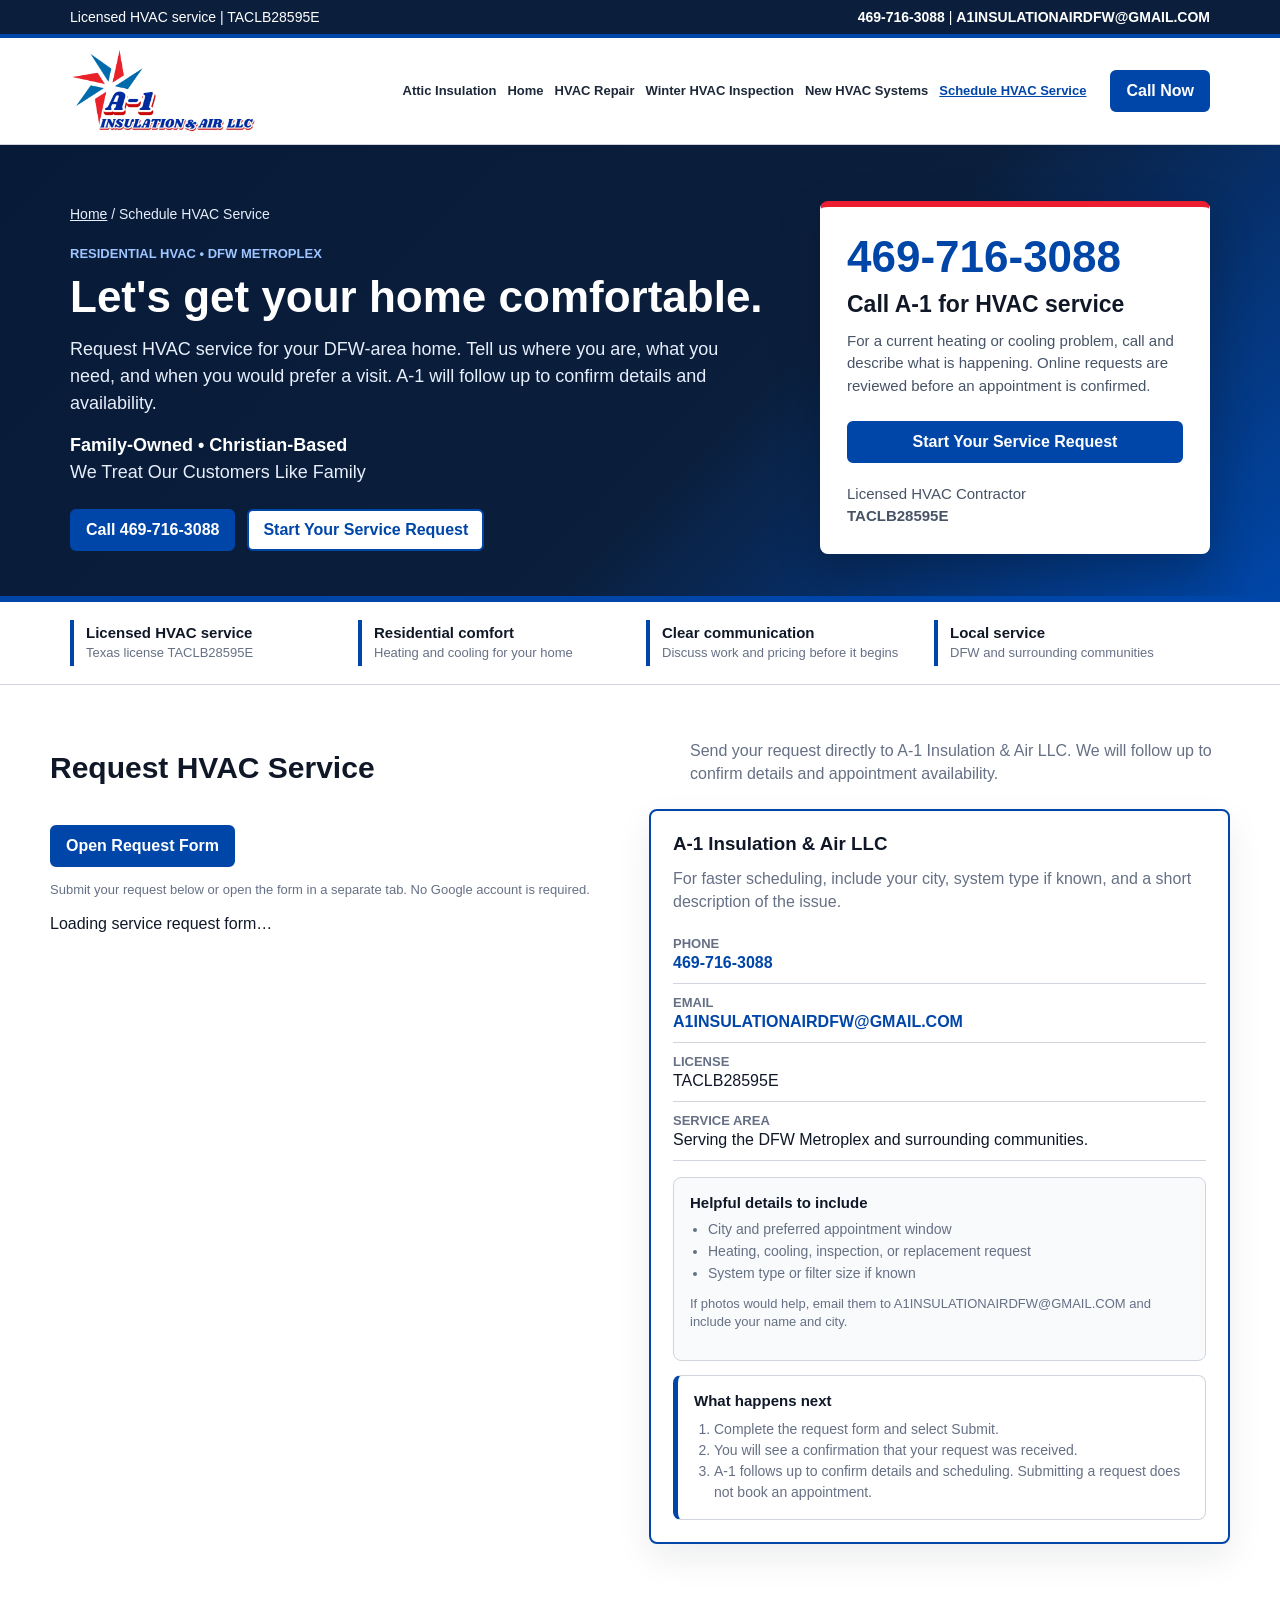
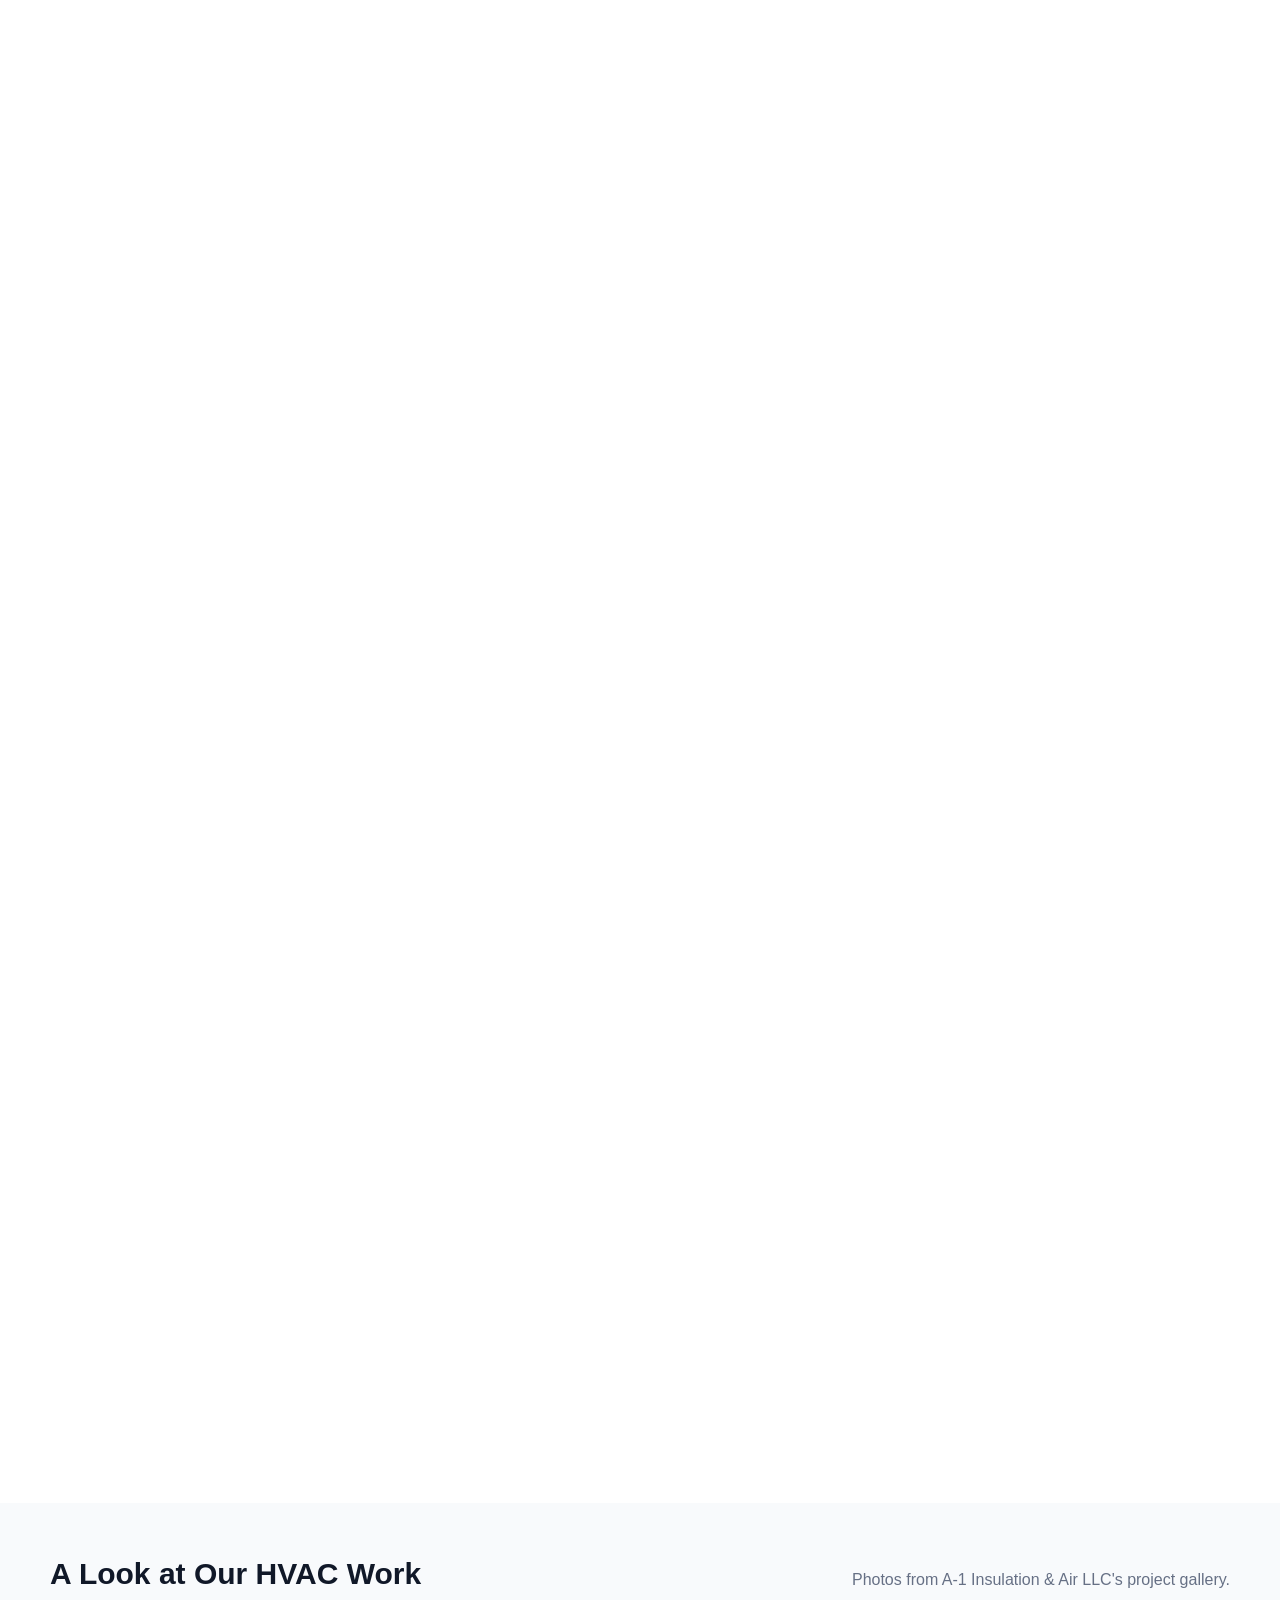
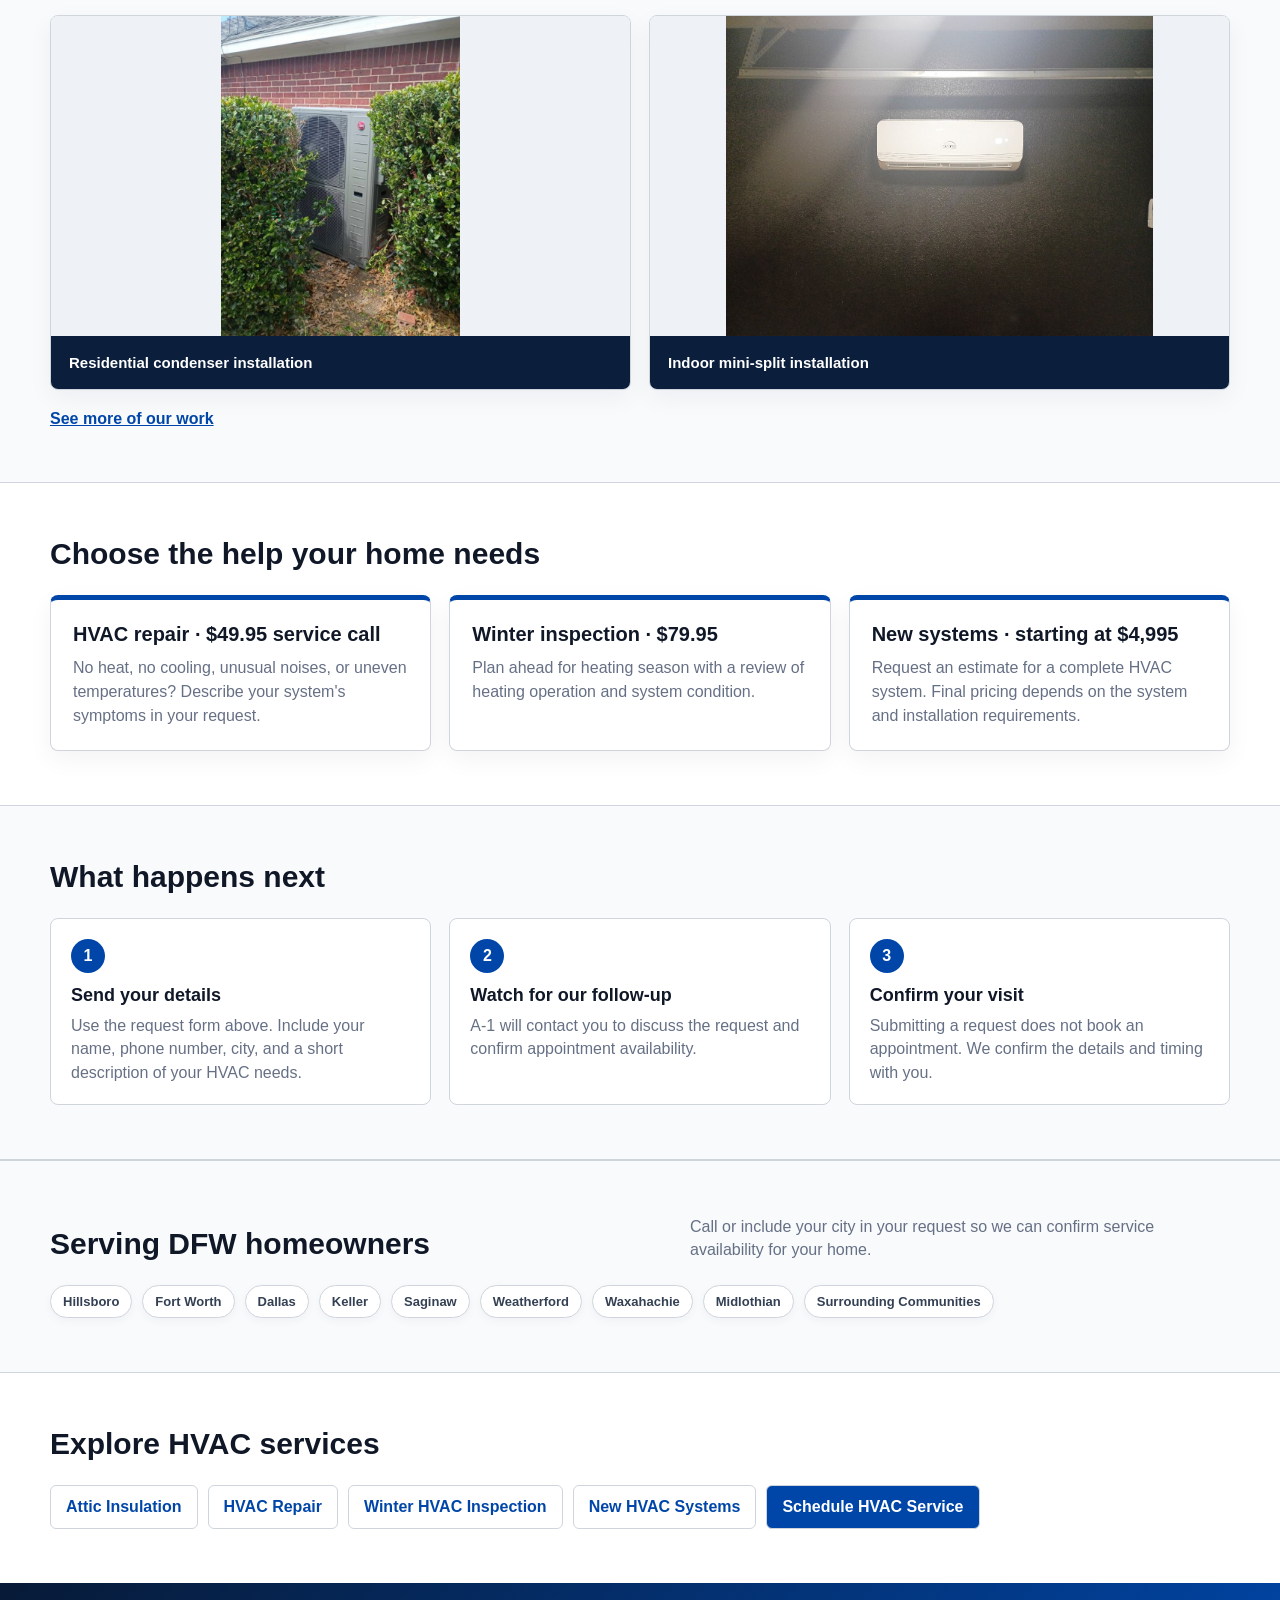
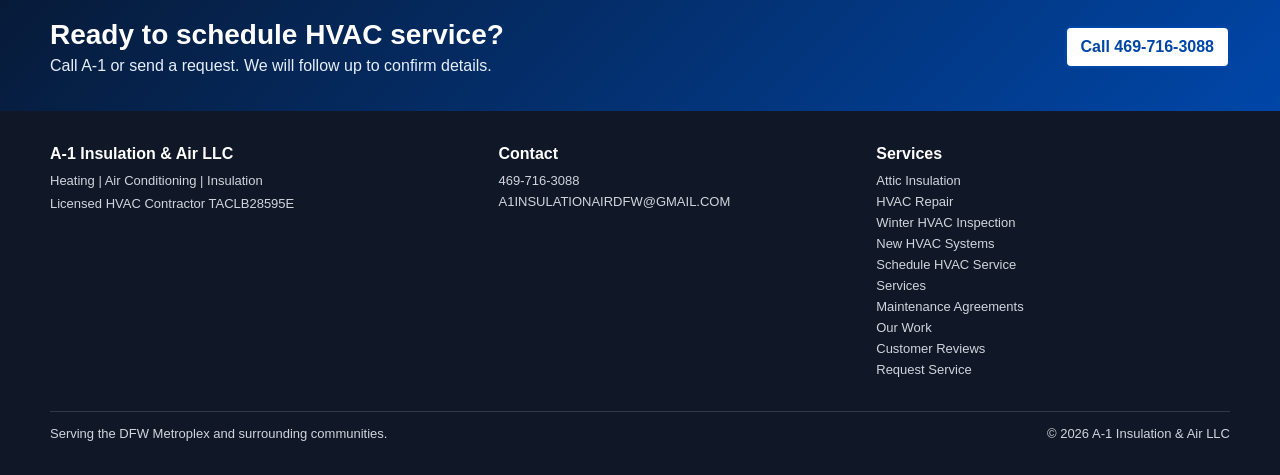
<file: schedule-service/index.html>
<!doctype html>
<html lang="en"><head><meta charset="utf-8"><meta name="viewport" content="width=device-width, initial-scale=1">
<!-- Google tag (gtag.js) -->
<script async src="https://www.googletagmanager.com/gtag/js?id=G-NMW5L7QPZ6"></script>
<script>
  window.dataLayer = window.dataLayer || [];
  function gtag(){dataLayer.push(arguments);}
  gtag('js', new Date());
  gtag('config', 'G-NMW5L7QPZ6');
  gtag('config', 'AW-18245089585');
</script>
<title>Schedule HVAC Service in DFW | A-1 Insulation &amp; Air LLC</title><meta name="description" content="Request residential HVAC repair, a winter inspection, or a new system estimate in DFW. Call A-1 Insulation &amp; Air LLC at 469-716-3088. TACLB28595E.">
<link rel="canonical" href="https://a1insulationairdfw.github.io/a1-insulation-air/schedule-service/"><meta property="og:title" content="Schedule HVAC Service in DFW | A-1 Insulation &amp; Air LLC"><meta property="og:description" content="Request residential HVAC repair, a winter inspection, or a new system estimate in DFW. Call A-1 Insulation &amp; Air LLC at 469-716-3088. TACLB28595E."><meta property="og:type" content="website"><meta property="og:url" content="https://a1insulationairdfw.github.io/a1-insulation-air/schedule-service/">
<link rel="stylesheet" href="../assets/hvac-v2.css">
<script type="application/ld+json">{"@context":"https://schema.org","@type":"HVACBusiness","name":"A-1 Insulation & Air LLC","telephone":"+1-469-716-3088","email":"A1INSULATIONAIRDFW@GMAIL.COM","areaServed":"DFW Metroplex and surrounding communities","url":"https://a1insulationairdfw.github.io/a1-insulation-air/","identifier":"TACLB28595E"}</script>
</head><body>
<a class="skip-link" href="#main">Skip to main content</a>
<div class="topbar"><div class="topbar-inner"><div>Licensed HVAC service | TACLB28595E</div><div><a href="tel:4697163088">469-716-3088</a> | <a href="mailto:A1INSULATIONAIRDFW@GMAIL.COM">A1INSULATIONAIRDFW@GMAIL.COM</a></div></div></div>
<header><div class="nav"><a class="brand" href="../"><img src="../assets/a1-logo.png" alt="A-1 Insulation &amp; Air LLC"></a><nav class="landing-nav" aria-label="Main navigation"><a href="../attic-insulation/">Attic Insulation</a><a href="../">Home</a><a href="../hvac-repair/">HVAC Repair</a>
<a href="../winter-hvac-inspection/">Winter HVAC Inspection</a>
<a href="../hvac-installation/">New HVAC Systems</a>
<a href="../schedule-service/" aria-current="page">Schedule HVAC Service</a></nav><a class="btn" href="tel:4697163088">Call Now</a></div></header>
<main id="main">
<section class="hero"><div class="hero-inner"><div>
<p class="breadcrumb"><a href="../">Home</a> / Schedule HVAC Service</p>
<div class="eyebrow">Residential HVAC • DFW Metroplex</div><h1>Let's get your home comfortable.</h1><p>Request HVAC service for your DFW-area home. Tell us where you are, what you need, and when you would prefer a visit. A-1 will follow up to confirm details and availability.</p>
<p class="family-message"><strong>Family-Owned &bull; Christian-Based</strong><br>We Treat Our Customers Like Family</p>
<div class="hero-actions"><a class="btn" href="tel:4697163088">Call 469-716-3088</a><a class="btn secondary" href="#contact">Start Your Service Request</a></div>
</div><aside class="hero-panel offer-panel" aria-label="Call A-1 for HVAC service"><p class="offer-price">469-716-3088</p><h2>Call A-1 for HVAC service</h2><p>For a current heating or cooling problem, call and describe what is happening. Online requests are reviewed before an appointment is confirmed.</p><a class="btn" href="#contact">Start Your Service Request</a><p style="margin:14px 0 0">Licensed HVAC Contractor<br><strong>TACLB28595E</strong></p></aside></div></section>
<div class="trust-strip"><div class="trust-grid"><div class="trust-item"><b>Licensed HVAC service</b><span>Texas license TACLB28595E</span></div><div class="trust-item"><b>Residential comfort</b><span>Heating and cooling for your home</span></div><div class="trust-item"><b>Clear communication</b><span>Discuss work and pricing before it begins</span></div><div class="trust-item"><b>Local service</b><span>DFW and surrounding communities</span></div></div></div>
<section id="contact">
      <div class="wrap">
        <div class="section-head">
          <h2>Request HVAC Service</h2>
          <p>Send your request directly to A-1 Insulation &amp; Air LLC. We will follow up to confirm details and appointment availability.</p>
        </div>
        <div class="grid cols2">
          <div class="request-form-panel">
  <p><a class="btn" href="https://docs.google.com/forms/d/e/1FAIpQLScwM27meroY3OdA7Tu2vWPYSsbpfGsn83zfB4UVSaZjBl84tA/viewform" target="_blank" rel="noopener">Open Request Form</a></p>
  <p class="form-note">Submit your request below or open the form in a separate tab. No Google account is required.</p>
  <iframe title="A-1 Insulation &amp; Air service request form" src="https://docs.google.com/forms/d/e/1FAIpQLScwM27meroY3OdA7Tu2vWPYSsbpfGsn83zfB4UVSaZjBl84tA/viewform?embedded=true" width="100%" height="2100" style="border:0;display:block" loading="lazy">Loading request form...</iframe>
</div>
          <aside class="contact-panel">
            <h3>A-1 Insulation & Air LLC</h3>
            <p style="margin:0 0 12px;color:#667085;line-height:1.45">For faster scheduling, include your city, system type if known, and a short description of the issue.</p>
            <div class="contact-line"><b>Phone</b><a href="tel:4697163088">469-716-3088</a></div>
            <div class="contact-line"><b>Email</b><a href="mailto:A1INSULATIONAIRDFW@GMAIL.COM">A1INSULATIONAIRDFW@GMAIL.COM</a></div>
            <div class="contact-line"><b>License</b>TACLB28595E</div>
            <div class="contact-line"><b>Service Area</b>Serving the DFW Metroplex and surrounding communities.</div>
            <div class="request-tips">
              <h4>Helpful details to include</h4>
              <ul>
                <li>City and preferred appointment window</li>
                <li>Heating, cooling, inspection, or replacement request</li>
                <li>System type or filter size if known</li>
              </ul>
              <p class="photo-note">If photos would help, email them to A1INSULATIONAIRDFW@GMAIL.COM and include your name and city.</p>
            </div>
            <div class="next-steps">
              <h4>What happens next</h4>
              <ol>
                <li>Complete the request form and select Submit.</li>
                <li>You will see a confirmation that your request was received.</li>
                <li>A-1 follows up to confirm details and scheduling. Submitting a request does not book an appointment.</li>
              </ol>
            </div>
          </aside>
        </div>
      </div>
    </section>

<section id="our-hvac-work" class="project-gallery"><div class="wrap"><div class="section-head"><h2>A Look at Our HVAC Work</h2><p>Photos from A-1 Insulation &amp; Air LLC's project gallery.</p></div><div class="grid cols2"><figure class="project-photo"><img src="../assets/residential-condenser.jpg" alt="Residential condenser installation from the A-1 project gallery" loading="lazy" decoding="async" width="640" height="854"><figcaption>Residential condenser installation</figcaption></figure><figure class="project-photo"><img src="../assets/mini-split-indoor.jpg" alt="Indoor mini-split installation from the A-1 project gallery" loading="lazy" decoding="async" width="1131" height="848"><figcaption>Indoor mini-split installation</figcaption></figure></div><p class="gallery-more"><a href="../#work">See more of our work</a></p></div></section>
<section><div class="wrap"><div class="section-head"><h2>Choose the help your home needs</h2></div><div class="grid cols3"><article class="card featured"><h3>HVAC repair · $49.95 service call</h3><p>No heat, no cooling, unusual noises, or uneven temperatures? Describe your system's symptoms in your request.</p></article><article class="card featured"><h3>Winter inspection · $79.95</h3><p>Plan ahead for heating season with a review of heating operation and system condition.</p></article><article class="card featured"><h3>New systems · starting at $4,995</h3><p>Request an estimate for a complete HVAC system. Final pricing depends on the system and installation requirements.</p></article></div></div></section>
<section class="seasonal"><div class="wrap"><div class="section-head"><h2>What happens next</h2></div><div class="grid cols3"><div class="step-card"><div class="step-number">1</div><h3>Send your details</h3><p>Use the request form above. Include your name, phone number, city, and a short description of your HVAC needs.</p></div><div class="step-card"><div class="step-number">2</div><h3>Watch for our follow-up</h3><p>A-1 will contact you to discuss the request and confirm appointment availability.</p></div><div class="step-card"><div class="step-number">3</div><h3>Confirm your visit</h3><p>Submitting a request does not book an appointment. We confirm the details and timing with you.</p></div></div></div></section>

<section class="service-area"><div class="wrap"><div class="section-head"><h2>Serving DFW homeowners</h2><p>Call or include your city in your request so we can confirm service availability for your home.</p></div><div class="area-list"><span class="pill">Hillsboro</span><span class="pill">Fort Worth</span><span class="pill">Dallas</span><span class="pill">Keller</span><span class="pill">Saginaw</span><span class="pill">Weatherford</span><span class="pill">Waxahachie</span><span class="pill">Midlothian</span><span class="pill">Surrounding Communities</span></div></div></section>
<section><div class="wrap"><div class="section-head"><h2>Explore HVAC services</h2></div><div class="service-links"><a href="../attic-insulation/">Attic Insulation</a><a href="../hvac-repair/">HVAC Repair</a>
<a href="../winter-hvac-inspection/">Winter HVAC Inspection</a>
<a href="../hvac-installation/">New HVAC Systems</a>
<a href="../schedule-service/" aria-current="page">Schedule HVAC Service</a></div></div></section>
<section class="final-cta"><div class="wrap"><div><h2>Ready to schedule HVAC service?</h2><p>Call A-1 or send a request. We will follow up to confirm details.</p></div><a class="btn secondary" href="tel:4697163088">Call 469-716-3088</a></div></section>
</main><footer>
    <div class="wrap">
      <div>
        <h3>A-1 Insulation & Air LLC</h3>
        <div>Heating | Air Conditioning | Insulation</div>
        <div style="margin-top:8px">Licensed HVAC Contractor TACLB28595E</div>
      </div>
      <div>
        <h3>Contact</h3>
        <a href="tel:4697163088">469-716-3088</a>
        <a href="mailto:A1INSULATIONAIRDFW@GMAIL.COM">A1INSULATIONAIRDFW@GMAIL.COM</a>
      </div>
      <div>
        <h3>Services</h3><a href="../attic-insulation/">Attic Insulation</a><a href="../hvac-repair/">HVAC Repair</a>
<a href="../winter-hvac-inspection/">Winter HVAC Inspection</a>
<a href="../hvac-installation/">New HVAC Systems</a>
<a href="../schedule-service/">Schedule HVAC Service</a>
        <a href="../#services">Services</a>
        <a href="../#maintenance">Maintenance Agreements</a>
        <a href="../#work">Our Work</a>
        <a href="../#reviews">Customer Reviews</a>
        <a href="../#contact">Request Service</a>
      </div>
      <div class="fine-print">
        <span>Serving the DFW Metroplex and surrounding communities.</span>
        <span>&copy; 2026 A-1 Insulation & Air LLC</span>
      </div>
    </div>
  </footer><a class="btn mobile-call" href="tel:4697163088">Call A-1: 469-716-3088</a><script src="../assets/hvac.js"></script><script src="../assets/lead-form-config.js"></script><script src="../assets/lead-form.js?v=20261012-2"></script></body></html>
</file>
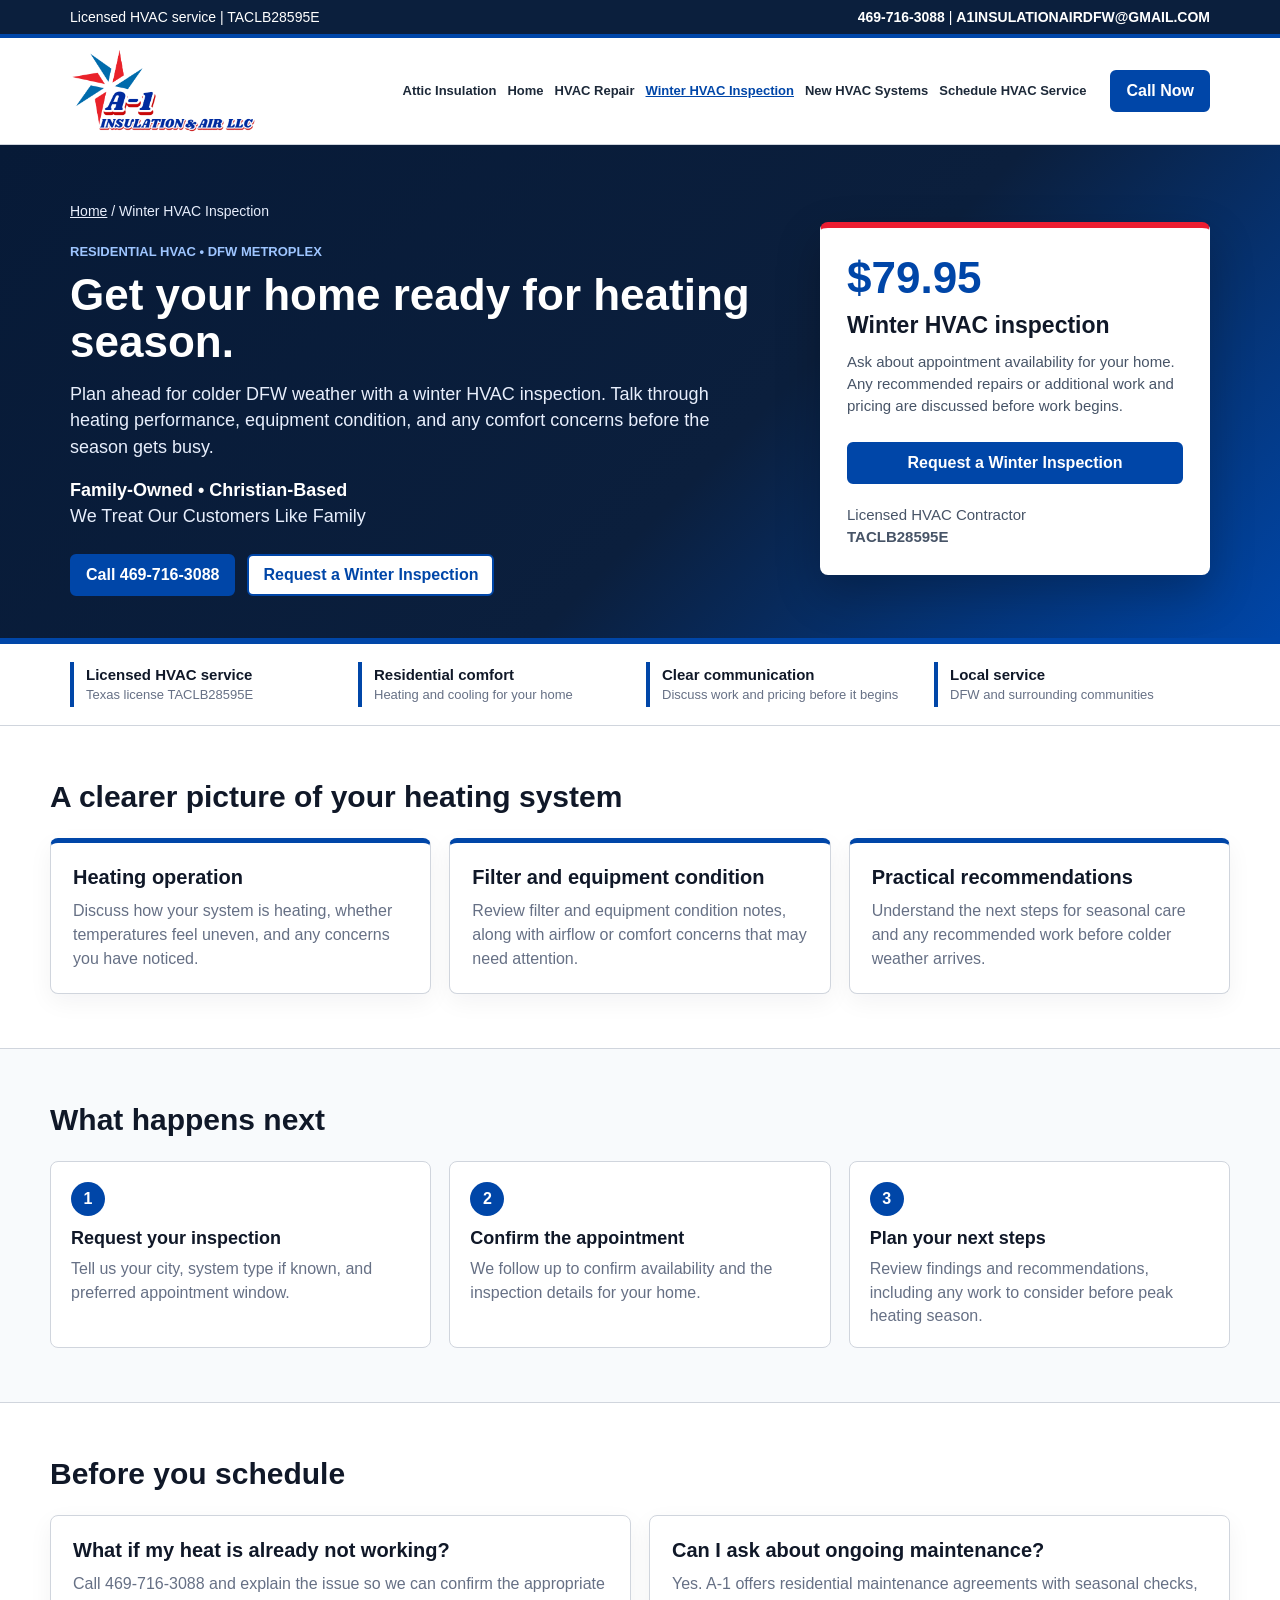
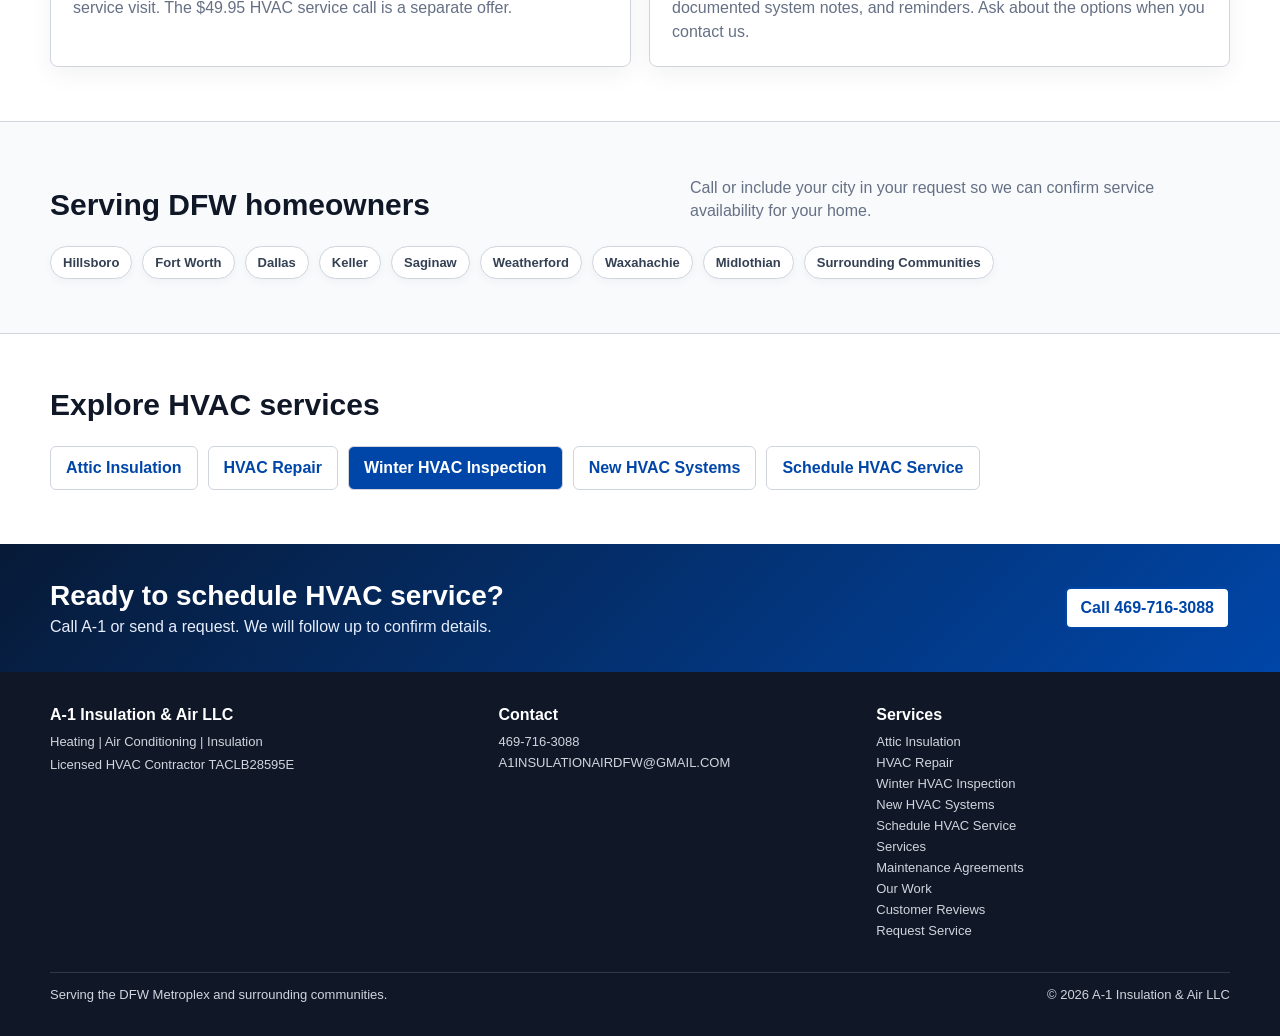
<file: winter-hvac-inspection/index.html>
<!doctype html>
<html lang="en"><head><meta charset="utf-8"><meta name="viewport" content="width=device-width, initial-scale=1">
<!-- Google tag (gtag.js) -->
<script async src="https://www.googletagmanager.com/gtag/js?id=G-NMW5L7QPZ6"></script>
<script>
  window.dataLayer = window.dataLayer || [];
  function gtag(){dataLayer.push(arguments);}
  gtag('js', new Date());
  gtag('config', 'G-NMW5L7QPZ6');
  gtag('config', 'AW-18245089585');
</script>
<title>Winter HVAC Inspection in DFW | $79.95</title><meta name="description" content="Prepare for heating season with a $79.95 winter HVAC inspection from A-1 Insulation &amp; Air LLC. Serving DFW homeowners. License TACLB28595E.">
<link rel="canonical" href="https://a1insulationairdfw.github.io/a1-insulation-air/winter-hvac-inspection/"><meta property="og:title" content="Winter HVAC Inspection in DFW | $79.95"><meta property="og:description" content="Prepare for heating season with a $79.95 winter HVAC inspection from A-1 Insulation &amp; Air LLC. Serving DFW homeowners. License TACLB28595E."><meta property="og:type" content="website"><meta property="og:url" content="https://a1insulationairdfw.github.io/a1-insulation-air/winter-hvac-inspection/">
<link rel="stylesheet" href="../assets/hvac-v2.css">
<script type="application/ld+json">{"@context":"https://schema.org","@type":"HVACBusiness","name":"A-1 Insulation & Air LLC","telephone":"+1-469-716-3088","email":"A1INSULATIONAIRDFW@GMAIL.COM","areaServed":"DFW Metroplex and surrounding communities","url":"https://a1insulationairdfw.github.io/a1-insulation-air/","identifier":"TACLB28595E"}</script>
</head><body>
<a class="skip-link" href="#main">Skip to main content</a>
<div class="topbar"><div class="topbar-inner"><div>Licensed HVAC service | TACLB28595E</div><div><a href="tel:4697163088">469-716-3088</a> | <a href="mailto:A1INSULATIONAIRDFW@GMAIL.COM">A1INSULATIONAIRDFW@GMAIL.COM</a></div></div></div>
<header><div class="nav"><a class="brand" href="../"><img src="../assets/a1-logo.png" alt="A-1 Insulation &amp; Air LLC"></a><nav class="landing-nav" aria-label="Main navigation"><a href="../attic-insulation/">Attic Insulation</a><a href="../">Home</a><a href="../hvac-repair/">HVAC Repair</a>
<a href="../winter-hvac-inspection/" aria-current="page">Winter HVAC Inspection</a>
<a href="../hvac-installation/">New HVAC Systems</a>
<a href="../schedule-service/">Schedule HVAC Service</a></nav><a class="btn" href="tel:4697163088">Call Now</a></div></header>
<main id="main">
<section class="hero"><div class="hero-inner"><div>
<p class="breadcrumb"><a href="../">Home</a> / Winter HVAC Inspection</p>
<div class="eyebrow">Residential HVAC • DFW Metroplex</div><h1>Get your home ready for heating season.</h1><p>Plan ahead for colder DFW weather with a winter HVAC inspection. Talk through heating performance, equipment condition, and any comfort concerns before the season gets busy.</p>
<p class="family-message"><strong>Family-Owned &bull; Christian-Based</strong><br>We Treat Our Customers Like Family</p>
<div class="hero-actions"><a class="btn" href="tel:4697163088">Call 469-716-3088</a><a class="btn secondary" href="../schedule-service/">Request a Winter Inspection</a></div>
</div><aside class="hero-panel offer-panel" aria-label="Winter HVAC inspection"><p class="offer-price">$79.95</p><h2>Winter HVAC inspection</h2><p>Ask about appointment availability for your home. Any recommended repairs or additional work and pricing are discussed before work begins.</p><a class="btn" href="../schedule-service/">Request a Winter Inspection</a><p style="margin:14px 0 0">Licensed HVAC Contractor<br><strong>TACLB28595E</strong></p></aside></div></section>
<div class="trust-strip"><div class="trust-grid"><div class="trust-item"><b>Licensed HVAC service</b><span>Texas license TACLB28595E</span></div><div class="trust-item"><b>Residential comfort</b><span>Heating and cooling for your home</span></div><div class="trust-item"><b>Clear communication</b><span>Discuss work and pricing before it begins</span></div><div class="trust-item"><b>Local service</b><span>DFW and surrounding communities</span></div></div></div>



<section><div class="wrap"><div class="section-head"><h2>A clearer picture of your heating system</h2></div><div class="grid cols3"><article class="card featured"><h3>Heating operation</h3><p>Discuss how your system is heating, whether temperatures feel uneven, and any concerns you have noticed.</p></article><article class="card featured"><h3>Filter and equipment condition</h3><p>Review filter and equipment condition notes, along with airflow or comfort concerns that may need attention.</p></article><article class="card featured"><h3>Practical recommendations</h3><p>Understand the next steps for seasonal care and any recommended work before colder weather arrives.</p></article></div></div></section>
<section class="seasonal"><div class="wrap"><div class="section-head"><h2>What happens next</h2></div><div class="grid cols3"><div class="step-card"><div class="step-number">1</div><h3>Request your inspection</h3><p>Tell us your city, system type if known, and preferred appointment window.</p></div><div class="step-card"><div class="step-number">2</div><h3>Confirm the appointment</h3><p>We follow up to confirm availability and the inspection details for your home.</p></div><div class="step-card"><div class="step-number">3</div><h3>Plan your next steps</h3><p>Review findings and recommendations, including any work to consider before peak heating season.</p></div></div></div></section>
<section><div class="wrap"><div class="section-head"><h2>Before you schedule</h2></div><div class="grid cols2"><article class="card"><h3>What if my heat is already not working?</h3><p>Call 469-716-3088 and explain the issue so we can confirm the appropriate service visit. The $49.95 HVAC service call is a separate offer.</p></article><article class="card"><h3>Can I ask about ongoing maintenance?</h3><p>Yes. A-1 offers residential maintenance agreements with seasonal checks, documented system notes, and reminders. Ask about the options when you contact us.</p></article></div></div></section>
<section class="service-area"><div class="wrap"><div class="section-head"><h2>Serving DFW homeowners</h2><p>Call or include your city in your request so we can confirm service availability for your home.</p></div><div class="area-list"><span class="pill">Hillsboro</span><span class="pill">Fort Worth</span><span class="pill">Dallas</span><span class="pill">Keller</span><span class="pill">Saginaw</span><span class="pill">Weatherford</span><span class="pill">Waxahachie</span><span class="pill">Midlothian</span><span class="pill">Surrounding Communities</span></div></div></section>
<section><div class="wrap"><div class="section-head"><h2>Explore HVAC services</h2></div><div class="service-links"><a href="../attic-insulation/">Attic Insulation</a><a href="../hvac-repair/">HVAC Repair</a>
<a href="../winter-hvac-inspection/" aria-current="page">Winter HVAC Inspection</a>
<a href="../hvac-installation/">New HVAC Systems</a>
<a href="../schedule-service/">Schedule HVAC Service</a></div></div></section>
<section class="final-cta"><div class="wrap"><div><h2>Ready to schedule HVAC service?</h2><p>Call A-1 or send a request. We will follow up to confirm details.</p></div><a class="btn secondary" href="tel:4697163088">Call 469-716-3088</a></div></section>
</main><footer>
    <div class="wrap">
      <div>
        <h3>A-1 Insulation & Air LLC</h3>
        <div>Heating | Air Conditioning | Insulation</div>
        <div style="margin-top:8px">Licensed HVAC Contractor TACLB28595E</div>
      </div>
      <div>
        <h3>Contact</h3>
        <a href="tel:4697163088">469-716-3088</a>
        <a href="mailto:A1INSULATIONAIRDFW@GMAIL.COM">A1INSULATIONAIRDFW@GMAIL.COM</a>
      </div>
      <div>
        <h3>Services</h3><a href="../attic-insulation/">Attic Insulation</a><a href="../hvac-repair/">HVAC Repair</a>
<a href="../winter-hvac-inspection/">Winter HVAC Inspection</a>
<a href="../hvac-installation/">New HVAC Systems</a>
<a href="../schedule-service/">Schedule HVAC Service</a>
        <a href="../#services">Services</a>
        <a href="../#maintenance">Maintenance Agreements</a>
        <a href="../#work">Our Work</a>
        <a href="../#reviews">Customer Reviews</a>
        <a href="../#contact">Request Service</a>
      </div>
      <div class="fine-print">
        <span>Serving the DFW Metroplex and surrounding communities.</span>
        <span>&copy; 2026 A-1 Insulation & Air LLC</span>
      </div>
    </div>
  </footer><a class="btn mobile-call" href="tel:4697163088">Call A-1: 469-716-3088</a><script src="../assets/hvac.js"></script><script src="../assets/lead-form-config.js"></script><script src="../assets/lead-form.js?v=20261012-2"></script></body></html>
</file>
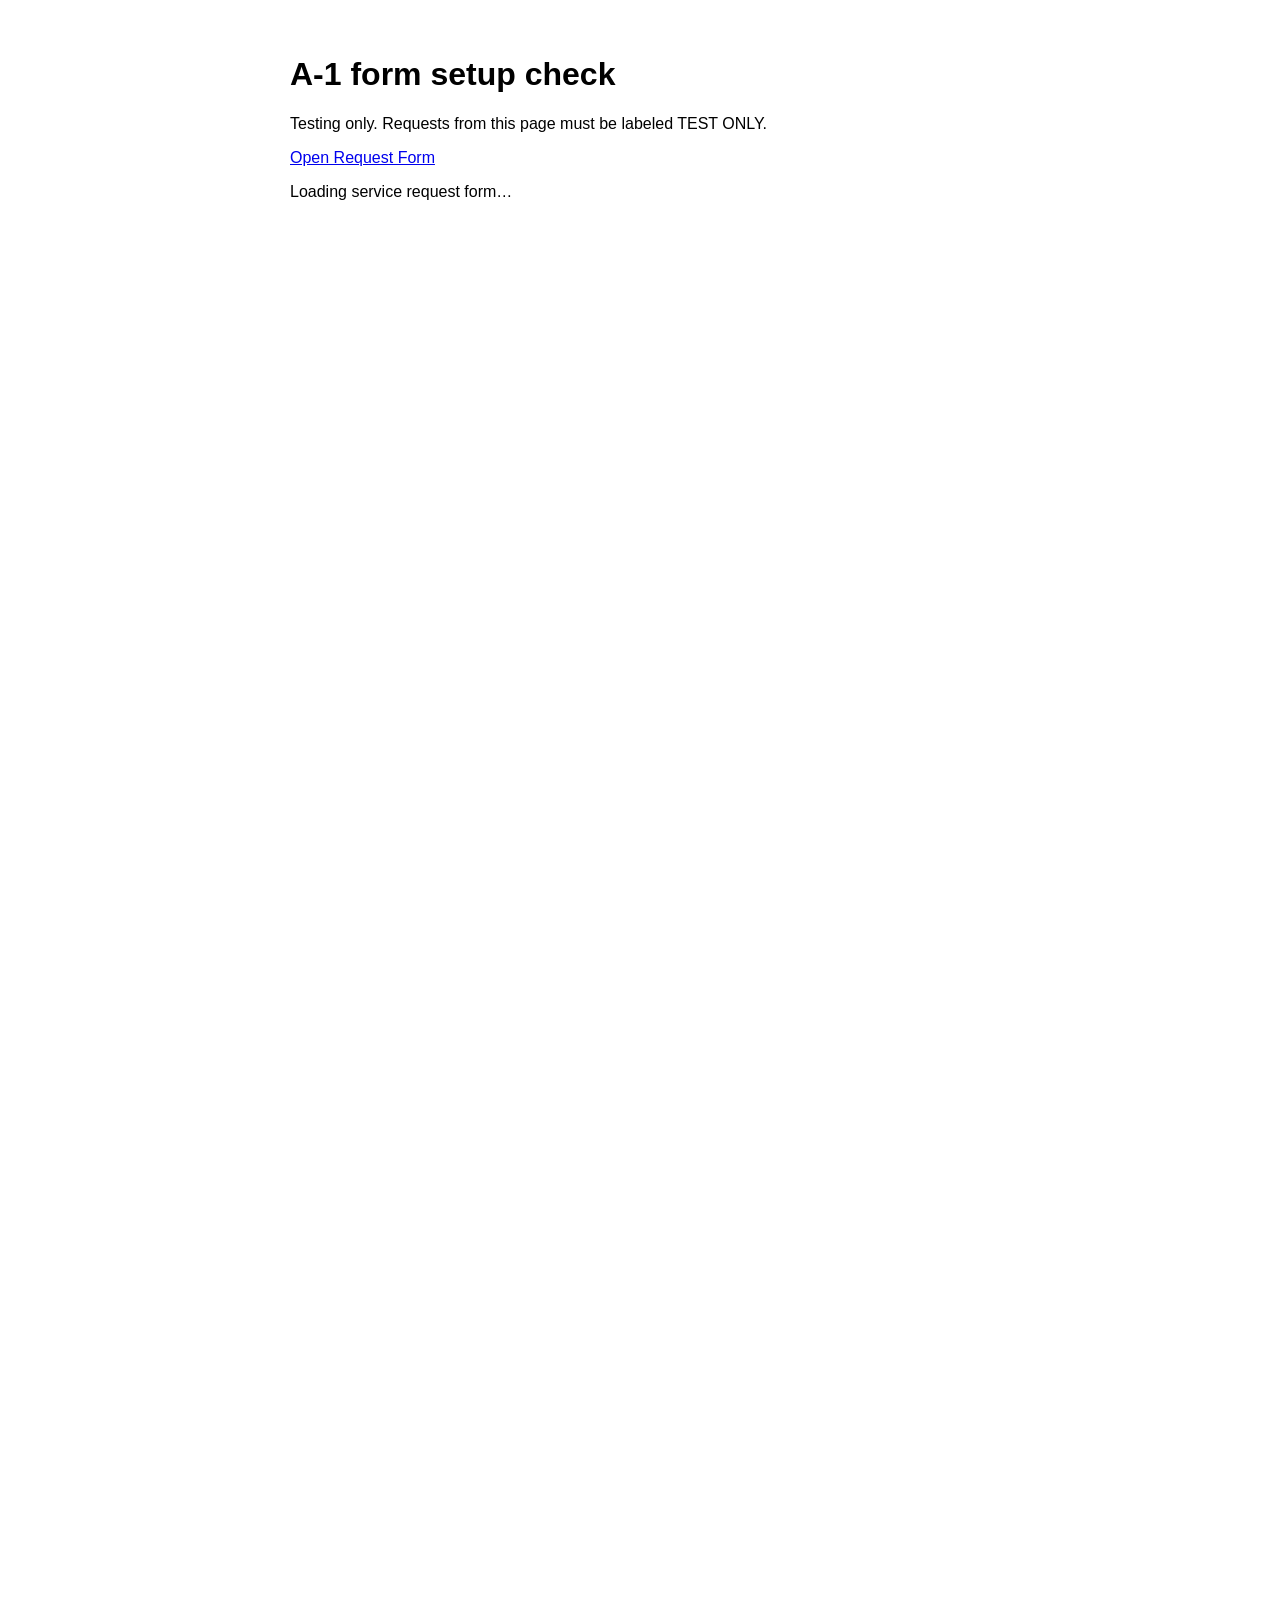
<file: lead-form-check.html>
<!doctype html><html lang="en"><head><meta charset="utf-8"><meta name="viewport" content="width=device-width,initial-scale=1"><meta name="robots" content="noindex,nofollow"><title>A-1 form setup check</title><script async src="https://www.googletagmanager.com/gtag/js?id=G-NMW5L7QPZ6"></script><script>window.dataLayer=window.dataLayer||[];function gtag(){dataLayer.push(arguments)};gtag("js",new Date());gtag("config","G-NMW5L7QPZ6",{debug_mode:true});window.A1_LEAD_FORM={endpoint:"https://script.google.com/macros/s/AKfycbxl-d4mRkFw2i8vevC1-Nze_eE6kYHJnVSXLEOwxQS3SmVgm40fa6EBo14Cno6LyoKA/exec",measurementId:"G-NMW5L7QPZ6"};</script></head><body style="font-family:Arial;max-width:700px;margin:20px auto;padding:15px"><h1>A-1 form setup check</h1><p>Testing only. Requests from this page must be labeled TEST ONLY.</p><a href="https://docs.google.com/forms/d/e/1FAIpQLScwM27meroY3OdA7Tu2vWPYSsbpfGsn83zfB4UVSaZjBl84tA/viewform" target="_blank" rel="noopener">Open Request Form</a><iframe title="Original request form" src="https://docs.google.com/forms/d/e/1FAIpQLScwM27meroY3OdA7Tu2vWPYSsbpfGsn83zfB4UVSaZjBl84tA/viewform?embedded=true" width="100%" height="2100" loading="lazy" style="border:0"></iframe><script>(() => {
  'use strict';
  const config = window.A1_LEAD_FORM;
  if (!config || !config.endpoint) return; // Existing Google Form remains available.
  let endpoint;
  try {
    endpoint = new URL(config.endpoint);
    if (endpoint.origin !== 'https://script.google.com' ||
        !/^\/macros\/s\/[A-Za-z0-9_-]+\/exec$/.test(endpoint.pathname)) return;
  } catch (_) { return; }
  const original = document.querySelector('iframe[src*="docs.google.com/forms/"]');
  if (!original || !window.crypto || !crypto.getRandomValues) return;
  const nonce = Array.from(crypto.getRandomValues(new Uint8Array(24)), x => x.toString(16).padStart(2, '0')).join('');
  const attribution = {};
  const campaignKeys = ['utm_source', 'utm_medium', 'utm_campaign'];
  const params = new URLSearchParams(location.search);
  let referrerHost = '';
  try { referrerHost = new URL(document.referrer).hostname; } catch (_) {}
  try {
    const previous = JSON.parse(sessionStorage.getItem('a1_lead_context') || '{}');
    Object.assign(attribution, previous);
  } catch (_) {}
  if (campaignKeys.some(key => params.has(key)) || (referrerHost && referrerHost !== location.hostname)) {
    for (const key of campaignKeys) attribution[key] = (params.get(key) || '').slice(0, 200);
    attribution.referrer_host = referrerHost;
    attribution.landing_path = location.pathname;
  }
  if (!attribution.landing_path) {
    attribution.landing_path = location.pathname;
    attribution.referrer_host = referrerHost;
  }
  try { sessionStorage.setItem('a1_lead_context', JSON.stringify(attribution)); } catch (_) {}
  endpoint.search = '';
  endpoint.searchParams.set('parent_origin', location.origin);
  endpoint.searchParams.set('nonce', nonce);
  for (const key of [...campaignKeys, 'referrer_host', 'landing_path']) {
    endpoint.searchParams.set(key, String(attribution[key] || '').slice(0, 200));
  }
  const frame = document.createElement('iframe');
  frame.title = 'A-1 service request';
  frame.style.cssText = 'width:100%;height:1200px;border:0;display:none';
  frame.referrerPolicy = 'no-referrer';
  const status = document.createElement('p');
  status.setAttribute('role', 'status');
  status.textContent = 'Loading service request form…';
  original.before(status, frame);
  let trustedSource;
  const counted = new Set();
  function onMessage(event) {
    let origin;
    try { origin = new URL(event.origin); } catch (_) { return; }
    if (origin.protocol !== 'https:' || !origin.hostname.endsWith('.googleusercontent.com')) return;
    const message = event.data;
    if (!message || message.nonce !== nonce || !event.source) return;
    if (message.type === 'a1:ready' && !trustedSource) {
      trustedSource = event.source;
      trustedSource.postMessage({type: 'a1:init', nonce}, event.origin);
      original.style.display = 'none';
      frame.style.display = 'block';
      status.textContent = 'Prefer the original form? Use the Open Request Form link above.';
      clearTimeout(loadTimeout);
    } else if (message.type === 'a1:saved' && event.source === trustedSource &&
               /^[a-f0-9-]{36}$/i.test(message.requestId || '') && !counted.has(message.requestId)) {
      counted.add(message.requestId);
      // Only the event name and non-personal form identifier reach Analytics.
      if (typeof window.gtag === 'function') {
        window.gtag('event', 'generate_lead', {
          send_to: config.measurementId, form_id: 'a1_service_request'
        });
      }
    }
  }
  window.addEventListener('message', onMessage);
  const loadTimeout = setTimeout(() => {
    if (trustedSource) return;
    frame.remove();
    status.textContent = 'Please use the request form below or call 469-716-3088.';
    window.removeEventListener('message', onMessage);
  }, 15000);
  frame.src = endpoint.href;
})();

</script></body></html>
</file>
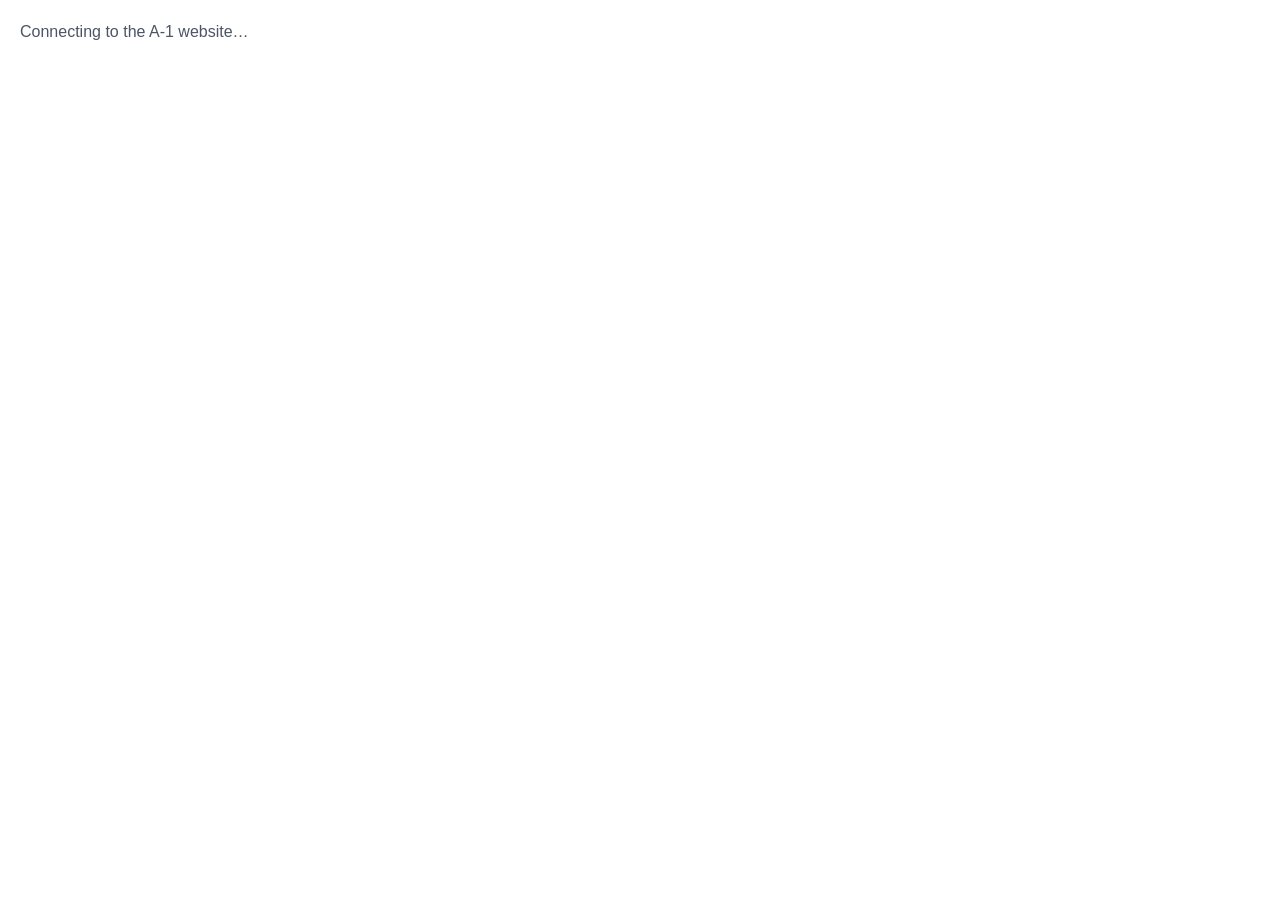
<file: integrations/lead-form/Form.html>
<!doctype html>
<html lang="en"><head><meta charset="utf-8"><base target="_top">
<style>
body{font-family:Arial,sans-serif;color:#17283c;background:#fff;margin:0;padding:20px;line-height:1.5}
h1{font-size:26px;margin:0 0 8px}p{margin:0 0 20px;color:#4b5563}label{display:block;font-weight:600;margin:16px 0 6px}
input,select,textarea{box-sizing:border-box;width:100%;padding:12px;border:1px solid #8b96a5;border-radius:6px;font:inherit;background:#fff;color:#17283c}
textarea{min-height:110px;resize:vertical}button{padding:14px 22px;background:#173f69;color:white;border:0;border-radius:6px;font:inherit;font-weight:bold;margin:20px 0;cursor:pointer}
button:disabled{opacity:.6;cursor:wait}a{color:#173f69}.trap{position:absolute;left:-10000px}#status{white-space:pre-line}#status.error{color:#a11919}
input:focus,select:focus,textarea:focus,button:focus{outline:3px solid #e8ad43;outline-offset:2px}
</style></head><body>
<p id="loading">Connecting to the A-1 website…</p>
<main id="main" hidden>
<h1>Request service from A-1</h1>
<p>Tell us what your home needs. We’ll contact you to confirm details and availability. For faster help, call <a href="tel:4697163088">469-716-3088</a>.</p>
<form id="request">
<label for="name">Name *</label><input id="name" name="name" autocomplete="name" maxlength="100" required>
<label for="phone">Phone *</label><input id="phone" name="phone" type="tel" autocomplete="tel" maxlength="40" required>
<label for="email">Email (optional)</label><input id="email" name="email" type="email" autocomplete="email" maxlength="254">
<label for="city">City *</label><input id="city" name="city" autocomplete="address-level2" maxlength="100" required>
<label for="service">What do you need? *</label><select id="service" name="service" required>
<option value="">Select a service</option><option>HVAC repair</option><option>Winter HVAC inspection</option><option>New HVAC system estimate</option><option>Insulation</option><option>Other</option></select>
<label for="preferred">Preferred time to contact you (optional)</label><input id="preferred" name="preferred" maxlength="200">
<label for="details">Tell us about the issue *</label><textarea id="details" name="details" maxlength="2000" required></textarea>
<div class="trap" aria-hidden="true"><label for="website">Website</label><input id="website" name="website" tabindex="-1" autocomplete="off"></div>
<p style="margin-top:16px;font-size:14px">By submitting, you ask A-1 to contact you about this service request. Your request is saved in A-1’s private Google Sheet and emailed to the business.</p>
<button id="send" type="submit">Send service request</button>
</form>
<p id="status" role="status" aria-live="polite" tabindex="-1"></p>
</main>
<script id="context" type="application/json"><?!= contextJson ?></script>
<script>
const context = JSON.parse(document.getElementById('context').textContent);
const form = document.getElementById('request');
const status = document.getElementById('status');
let connected = false;
window.addEventListener('message', event => {
  if (event.origin !== context.parentOrigin || event.source !== window.top ||
      !event.data || event.data.type !== 'a1:init' || event.data.nonce !== context.nonce) return;
  connected = true;
  document.getElementById('loading').hidden = true;
  document.getElementById('main').hidden = false;
});
window.top.postMessage({type:'a1:ready', nonce:context.nonce}, context.parentOrigin);
form.addEventListener('submit', event => {
  event.preventDefault();
  if (!connected || !form.reportValidity()) return;
  const button = document.getElementById('send');
  if (button.disabled) return;
  button.disabled = true;
  status.className = '';
  status.textContent = 'Saving your request…';
  const input = Object.fromEntries(new FormData(form).entries());
  input.context = context;
  google.script.run.withSuccessHandler(result => {
    if (!result || result.saved !== true || result.requestId !== context.requestId) {
      showError('We could not confirm your request. Please call 469-716-3088.');
      return;
    }
    form.hidden = true;
    status.textContent = 'Thank you—your request has been received. A-1 will follow up to confirm details and availability. This does not book an appointment.';
    status.focus();
    window.top.postMessage({type:'a1:saved', nonce:context.nonce, requestId:result.requestId}, context.parentOrigin);
  }).withFailureHandler(error => {
    showError(error && error.message ? error.message : 'Unable to submit. Please call 469-716-3088.');
  }).submitServiceRequest(input);
});
function showError(message) {
  document.getElementById('send').disabled = false;
  status.className = 'error';
  status.textContent = message;
  status.focus();
}
</script></body></html>
</file>
<file: assets/hvac-v2.css>
:root {
    --blue:#0046a8;
    --red:#ec1d31;
    --ink:#101828;
    --muted:#667085;
    --line:#d0d5dd;
    --soft:#f3f7ff;
    --paper:#fff;
  }
  * { box-sizing:border-box; }
  html { scroll-behavior:smooth; scroll-padding-top:120px; }
  body { margin:0; font-family:Arial, Helvetica, sans-serif; color:var(--ink); background:#fff; }
  a { color:inherit; }
  .topbar { background:#0b1f3d; color:#fff; font-size:14px; border-bottom:4px solid var(--blue); }
  .topbar-inner { max-width:1180px; margin:0 auto; padding:9px 20px; display:flex; gap:18px; justify-content:space-between; align-items:center; flex-wrap:wrap; }
  .topbar a { text-decoration:none; font-weight:700; }
  header { position:sticky; top:0; z-index:10; background:rgba(255,255,255,.96); border-bottom:1px solid var(--line); backdrop-filter:blur(10px); }
  .nav { max-width:1180px; margin:0 auto; padding:10px 20px; display:flex; align-items:center; gap:24px; }
  .brand { display:flex; align-items:center; gap:12px; text-decoration:none; min-width:250px; }
  .brand img { width:185px; height:auto; display:block; }
  .brand span { display:none; }
  nav { margin-left:auto; display:flex; gap:16px; align-items:center; font-size:14px; font-weight:800; }
  nav a { text-decoration:none; color:#1d2939; }
  .btn { display:inline-flex; align-items:center; justify-content:center; border:2px solid var(--blue); border-radius:6px; padding:10px 14px; background:var(--blue); color:#fff; text-decoration:none; font-weight:900; cursor:pointer; min-height:42px; }
  .btn.secondary { background:#fff; color:var(--blue); }
  .hero { position:relative; overflow:hidden; background:linear-gradient(135deg,#071a37 0%,#0b1f3d 58%,#0046a8 100%); color:#fff; border-bottom:6px solid var(--blue); }
  .hero-inner { width:100%; max-width:1180px; margin:0 auto; padding:56px 20px 42px; display:grid; grid-template-columns:minmax(0,1fr) 390px; gap:42px; align-items:center; }
  .eyebrow { color:#9ec5ff; font-size:13px; font-weight:900; text-transform:uppercase; margin-bottom:12px; }
  .hero h1 { margin:0; font-size:44px; line-height:1.07; max-width:720px; letter-spacing:0; }
  .hero p { font-size:18px; line-height:1.48; max-width:670px; margin:16px 0 0; color:#e7eefc; }
  .hero-actions { margin-top:24px; display:flex; gap:12px; flex-wrap:wrap; }
  .hero-badges { display:flex; gap:10px; flex-wrap:wrap; margin-top:24px; max-width:760px; }
  .hero-badge { border:1px solid rgba(255,255,255,.24); background:rgba(255,255,255,.08); border-radius:8px; padding:12px 14px; min-width:175px; }
  .hero-badge b { display:block; font-size:16px; margin-bottom:5px; }
  .hero-badge span { color:#d9e5ff; font-size:13px; line-height:1.35; }
  .hero-panel { background:#fff; color:var(--ink); border-radius:8px; overflow:hidden; border:1px solid rgba(255,255,255,.18); box-shadow:0 18px 45px rgba(0,0,0,.24); border-top:6px solid var(--red); }
  .panel-top { background:#f8fbff; padding:24px 22px 18px; text-align:center; border-bottom:1px solid var(--line); }
  .panel-top img { width:245px; max-width:100%; height:auto; display:block; margin:0 auto 10px; }
  .panel-phone { font-size:24px; font-weight:900; color:var(--blue); }
  .panel-list { padding:18px 22px; display:grid; gap:11px; }
  .panel-list div { display:flex; justify-content:space-between; gap:16px; border-bottom:1px solid #eef2f7; padding-bottom:10px; font-size:14px; }
  .panel-list div:last-child { border-bottom:0; padding-bottom:0; }
  .panel-list b { color:#344054; }
  .panel-list span { color:var(--muted); text-align:right; }
  .estimate-strip { margin-top:18px; display:flex; gap:18px; align-items:center; justify-content:space-between; border-left:5px solid var(--red); background:#fff; color:var(--ink); border-radius:8px; padding:15px 16px; }
  .estimate-strip h2 { margin:0; font-size:20px; }
  .estimate-strip p { margin:4px 0 0; color:var(--muted); font-size:14px; }
  .trust-strip { background:#fff; border-bottom:1px solid var(--line); }
  .trust-grid { max-width:1180px; margin:0 auto; padding:18px 20px; display:grid; grid-template-columns:repeat(4, minmax(0,1fr)); gap:12px; }
  .trust-item { border-left:4px solid var(--blue); padding:4px 12px; }
  .trust-item b { display:block; font-size:15px; }
  .trust-item span { display:block; color:var(--muted); font-size:13px; margin-top:3px; line-height:1.35; }
  section { padding:54px 20px; }
  [id] { scroll-margin-top:120px; }
  .wrap { max-width:1180px; margin:0 auto; }
  .section-head { display:flex; justify-content:space-between; gap:20px; align-items:end; margin-bottom:24px; }
  .section-head h2 { margin:0; font-size:30px; }
  .section-head p { margin:0; color:var(--muted); max-width:540px; line-height:1.45; }
  .grid { display:grid; gap:18px; }
  .cols3 { grid-template-columns:repeat(3, minmax(0,1fr)); }
  .cols2 { grid-template-columns:repeat(2, minmax(0,1fr)); }
  .card { border:1px solid var(--line); border-radius:8px; background:#fff; padding:22px; box-shadow:0 8px 24px rgba(16,24,40,.05); }
  .card.featured { border-top:5px solid var(--blue); }
  .card h3 { margin:0 0 9px; font-size:20px; }
  .card p { margin:0; color:var(--muted); line-height:1.5; }
  .mini-list { margin:14px 0 0; padding:0; list-style:none; display:grid; gap:7px; }
  .mini-list li { color:#344054; font-size:13px; line-height:1.35; display:flex; gap:8px; }
  .mini-list li::before { content:""; width:7px; height:7px; border-radius:50%; background:var(--blue); flex:0 0 7px; margin-top:5px; }
  .service-icon { width:42px; height:42px; border-radius:8px; background:var(--soft); color:var(--blue); display:flex; align-items:center; justify-content:center; font-weight:900; font-size:22px; margin-bottom:14px; }
  .detail-list { display:grid; gap:12px; }
  .detail-row { display:grid; grid-template-columns:220px 1fr auto; gap:18px; align-items:center; border:1px solid var(--line); border-radius:8px; padding:20px; background:#fff; box-shadow:0 8px 24px rgba(16,24,40,.04); }
  .detail-row h3 { margin:0; font-size:20px; }
  .detail-row p { margin:0; color:var(--muted); line-height:1.45; }
  .detail-tag { background:var(--soft); color:var(--blue); border-radius:999px; padding:8px 11px; font-weight:900; font-size:12px; white-space:nowrap; }
  .cta-band { background:#f8fafc; border-top:1px solid var(--line); border-bottom:1px solid var(--line); padding:28px 20px; }
  .cta-inner { max-width:1180px; margin:0 auto; display:flex; align-items:center; justify-content:space-between; gap:20px; }
  .cta-inner h2 { margin:0; font-size:24px; }
  .cta-inner p { margin:5px 0 0; color:var(--muted); }
  .steps { background:#fff; }
  .step-card { border:1px solid var(--line); border-radius:8px; padding:20px; background:#fff; }
  .step-number { width:34px; height:34px; border-radius:50%; background:var(--blue); color:#fff; display:flex; align-items:center; justify-content:center; font-weight:900; margin-bottom:12px; }
  .step-card h3 { margin:0 0 8px; font-size:18px; }
  .step-card p { margin:0; color:var(--muted); line-height:1.45; }
  .benefits { background:#fff; }
  .benefit-grid { display:grid; grid-template-columns:1fr 1fr; gap:18px; }
  .benefit-panel { border:1px solid var(--line); border-radius:8px; padding:24px; background:#f8fafc; }
  .benefit-panel h3 { margin:0 0 10px; font-size:22px; }
  .benefit-panel p { color:var(--muted); line-height:1.5; margin:0; }
  .benefit-panel strong { color:var(--blue); }
  .promise-band { background:#0b1f3d; color:#fff; padding:42px 20px; }
  .promise-grid { max-width:1180px; margin:0 auto; display:grid; grid-template-columns:1.1fr 1fr; gap:28px; align-items:center; }
  .promise-band h2 { margin:0; font-size:30px; }
  .promise-band p { color:#d9e5ff; line-height:1.5; margin:12px 0 0; }
  .promise-list { display:grid; gap:12px; }
  .promise-item { border:1px solid rgba(255,255,255,.18); border-left:5px solid var(--red); border-radius:8px; padding:14px 16px; background:rgba(255,255,255,.07); }
  .promise-item b { display:block; margin-bottom:4px; }
  .promise-item span { color:#d9e5ff; font-size:14px; line-height:1.4; }
  .maintenance-note { margin-top:18px; border:1px solid rgba(255,255,255,.22); border-left:5px solid var(--red); border-radius:8px; padding:18px; background:rgba(255,255,255,.08); color:#eef4ff; line-height:1.5; }
  .maintenance-cta { margin-top:18px; display:flex; justify-content:space-between; align-items:center; gap:18px; border-radius:8px; padding:18px; background:#fff; color:var(--ink); }
  .maintenance-cta h3 { margin:0 0 4px; font-size:20px; }
  .maintenance-cta p { margin:0; color:var(--muted); line-height:1.45; }
  .final-cta { background:linear-gradient(135deg,#071a37,#0046a8); color:#fff; padding:36px 20px; }
  .final-cta .wrap { display:flex; justify-content:space-between; align-items:center; gap:20px; }
  .final-cta h2 { margin:0; font-size:28px; }
  .final-cta p { margin:6px 0 0; color:#e7eefc; }
  .reviews { background:#fff; }
  .review-card { border:1px solid var(--line); border-radius:8px; padding:22px; background:#fff; box-shadow:0 8px 24px rgba(16,24,40,.05); }
  .stars { color:#f5a400; font-size:18px; letter-spacing:2px; margin-bottom:10px; }
  .review-card p { color:var(--muted); line-height:1.5; margin:0; }
  .review-card b { display:block; margin-top:14px; }
  .review-source { display:inline-block; margin-top:7px; color:var(--blue); font-size:12px; font-weight:900; }
  .review-note { margin-top:16px; color:var(--muted); font-size:13px; line-height:1.45; }
  .review-actions { margin-top:18px; display:flex; gap:10px; flex-wrap:wrap; }
  .review-summary { display:flex; align-items:center; justify-content:space-between; gap:16px; border:1px solid var(--line); border-left:5px solid var(--blue); border-radius:8px; padding:16px 18px; margin-bottom:18px; background:#f8fafc; }
  .review-summary b { font-size:20px; }
  .review-summary span { color:var(--muted); }
  .work-gallery { background:#fff; }
  .work-card { border:1px solid var(--line); border-radius:8px; overflow:hidden; background:#fff; box-shadow:0 8px 24px rgba(16,24,40,.05); }
  .work-card img { width:100%; aspect-ratio:4/3; object-fit:cover; display:block; background:#eef3ff; }
  .work-card div:last-child { padding:16px; }
  .work-card h3 { margin:0 0 6px; font-size:18px; }
  .work-card p { margin:0; color:var(--muted); line-height:1.45; }
  .blue-band { background:#0b1f3d; color:#fff; position:relative; overflow:hidden; }
  .blue-band .section-head p, .blue-band .card p { color:#d9e5ff; }
  .blue-band .card { background:rgba(255,255,255,.08); border-color:rgba(255,255,255,.18); }
  .checklist { margin:0; padding:0; list-style:none; display:grid; gap:10px; }
  .checklist li { display:flex; gap:10px; line-height:1.45; color:#344054; }
  .checklist li::before { content:""; width:9px; height:9px; flex:0 0 9px; border-radius:50%; background:var(--red); margin-top:6px; }
  .blue-band .checklist li { color:#eef4ff; }
  .service-area { background:#f8fafc; border-top:1px solid var(--line); border-bottom:1px solid var(--line); }
  .area-list { display:flex; gap:10px; flex-wrap:wrap; margin-top:14px; }
  .area-panel { border:1px solid var(--line); border-radius:8px; background:#fff; padding:20px; box-shadow:0 8px 24px rgba(16,24,40,.05); }
  .area-panel h3 { margin:0 0 8px; }
  .area-panel p { margin:0; color:var(--muted); line-height:1.5; }
  .pill { border:1px solid var(--line); background:#fff; border-radius:999px; padding:8px 12px; font-weight:800; font-size:13px; color:#344054; box-shadow:0 3px 10px rgba(16,24,40,.04); }
  form { display:grid; grid-template-columns:repeat(2, minmax(0,1fr)); gap:12px; }
  label { display:grid; gap:5px; font-size:13px; font-weight:900; color:#344054; }
  input, select, textarea { width:100%; border:1px solid var(--line); border-radius:6px; padding:11px 12px; font:inherit; color:var(--ink); background:#fff; }
  textarea { min-height:118px; resize:vertical; }
  .span2 { grid-column:span 2; }
  .check-group { display:grid; grid-template-columns:repeat(2, minmax(0,1fr)); gap:8px; border:1px solid var(--line); border-radius:6px; padding:10px; background:#fff; }
  .check-option { display:flex; align-items:center; gap:8px; font-weight:700; font-size:13px; color:#344054; }
  .check-option input { width:auto; }
  .contact-panel { border:2px solid var(--blue); border-radius:8px; padding:22px; background:#fff; box-shadow:0 14px 35px rgba(16,24,40,.08); }
  .contact-panel h3 { margin:0 0 12px; }
  .form-card { border:1px solid var(--line); border-radius:8px; padding:22px; background:#fff; box-shadow:0 14px 35px rgba(16,24,40,.08); }
  .request-tips { margin-top:16px; padding:16px; border-radius:8px; background:#f8fafc; border:1px solid var(--line); }
  .request-tips h4 { margin:0 0 8px; font-size:15px; }
  .request-tips ul { margin:0; padding-left:18px; color:var(--muted); line-height:1.55; font-size:14px; }
  .photo-note { margin-top:10px; color:var(--muted); font-size:13px; line-height:1.4; }
  .next-steps { margin-top:14px; border:1px solid var(--line); border-left:5px solid var(--blue); border-radius:8px; padding:16px; background:#fff; }
  .next-steps h4 { margin:0 0 10px; font-size:15px; }
  .next-steps ol { margin:0; padding-left:20px; color:var(--muted); line-height:1.5; font-size:14px; }
  .form-note { grid-column:1 / -1; margin:-2px 0 2px; color:var(--muted); font-size:13px; line-height:1.4; }
  .info-split { background:#fff; }
  .info-card { border:1px solid var(--line); border-radius:8px; padding:22px; background:#fff; box-shadow:0 8px 24px rgba(16,24,40,.05); }
  .info-card h3 { margin:0 0 8px; font-size:20px; }
  .info-card p { margin:0; color:var(--muted); line-height:1.5; }
  .info-card strong { color:var(--blue); }
  .seasonal { background:#f8fafc; border-top:1px solid var(--line); border-bottom:1px solid var(--line); }
  .season-card { border:1px solid var(--line); border-radius:8px; background:#fff; padding:22px; box-shadow:0 8px 24px rgba(16,24,40,.05); }
  .season-card h3 { margin:0 0 12px; font-size:21px; }
  .season-card ul { margin:0; padding-left:18px; color:var(--muted); line-height:1.55; }
  .contact-line { padding:11px 0; border-bottom:1px solid var(--line); }
  .contact-line:last-child { border-bottom:0; }
  .contact-line b { display:block; font-size:13px; color:var(--muted); text-transform:uppercase; margin-bottom:3px; }
  .contact-line a { color:var(--blue); font-weight:900; text-decoration:none; }
  footer { background:#101828; color:#fff; padding:34px 20px; }
  footer .wrap { display:grid; grid-template-columns:1.2fr 1fr 1fr; gap:24px; font-size:13px; color:#d0d5dd; }
  footer h3 { margin:0 0 10px; color:#fff; font-size:16px; }
  footer a { color:#d0d5dd; text-decoration:none; display:block; margin:6px 0; }
  footer .fine-print { grid-column:1 / -1; border-top:1px solid rgba(255,255,255,.14); padding-top:14px; margin-top:4px; display:flex; justify-content:space-between; gap:12px; flex-wrap:wrap; }
  .mobile-call { display:none; position:fixed; left:12px; right:12px; bottom:12px; z-index:20; box-shadow:0 12px 30px rgba(0,0,0,.22); }
  @media (max-width:1120px) {
    .topbar-inner { display:block; text-align:center; line-height:1.45; }
    .topbar-inner div + div { margin-top:4px; }
    .nav { justify-content:space-between; flex-wrap:wrap; gap:10px; padding:10px 14px 12px; }
    .brand { min-width:0; }
    .brand img { width:145px; }
    .nav > .btn { padding:9px 12px; min-height:40px; font-size:14px; }
    nav { order:3; width:100%; margin-left:0; display:flex; flex-wrap:wrap; gap:8px; overflow:visible; padding:8px 0 2px; }
    nav a { flex:0 0 auto; border:1px solid var(--line); border-radius:999px; padding:8px 11px; background:#f8fafc; font-size:13px; }
    .hero-inner { grid-template-columns:1fr; padding:42px 20px 32px; gap:24px; }
    .hero h1 { font-size:36px; }
    .hero p { font-size:17px; }
    .hero-actions .btn { width:100%; }
    .hero-badge { width:100%; }
    section { padding:42px 18px; }
    .section-head h2 { font-size:26px; }
    .card, .season-card, .info-card, .form-card, .contact-panel { padding:18px; }
    .estimate-strip { display:block; }
    .estimate-strip .btn { margin-top:12px; width:100%; }
    .cols3, .cols2 { grid-template-columns:1fr; }
    .detail-row { grid-template-columns:1fr; }
    .benefit-grid { grid-template-columns:1fr; }
    .promise-grid { grid-template-columns:1fr; }
    .maintenance-cta { display:block; }
    .maintenance-cta .btn { width:100%; margin-top:14px; }
    .review-summary { display:block; }
    .review-summary span { display:block; margin-top:6px; }
    .final-cta .wrap { display:block; }
    .final-cta .btn { width:100%; margin-top:16px; }
    .trust-grid { grid-template-columns:1fr; }
    .cta-inner { display:block; }
    .cta-inner .btn { margin-top:14px; width:100%; }
    .section-head { display:block; }
    .section-head p { margin-top:8px; }
    form { grid-template-columns:1fr; }
    .span2 { grid-column:auto; }
    .check-group { grid-template-columns:1fr; }
    .mobile-call { display:flex; }
    footer { padding-bottom:72px; }
    footer .wrap { grid-template-columns:1fr; }
    footer .fine-print { display:block; }
    html { scroll-padding-top:150px; }
    [id] { scroll-margin-top:150px; }
  }
.family-message strong{color:#fff}.offer-card{border-top:5px solid var(--red);display:flex;flex-direction:column;align-items:flex-start;gap:12px}.offer-card .offer-price{font-size:42px;font-weight:900;color:var(--blue);line-height:1.1}.offer-card .btn{margin-top:auto;font-size:14px}.offer-card h3{margin:0}.offer-note{color:var(--muted);line-height:1.5;margin:22px 0 0}.offer-note a{color:var(--blue);font-weight:bold}.featured-photo{margin:0;border:1px solid var(--line);border-radius:8px;overflow:hidden}.featured-photo img{display:block;width:100%;aspect-ratio:4/3;object-fit:contain;background:#eef3ff}.featured-photo figcaption{padding:14px 18px;font-weight:bold;background:#0b1f3d;color:#fff}@media(min-width:1121px){nav{gap:11px;font-size:13px}.brand{min-width:220px}}a:focus-visible,button:focus-visible{outline:3px solid #ec1d31;outline-offset:4px}

/* Shared additions for HVAC landing pages. */
.hero{padding:0}.offer-panel{padding:26px}.offer-panel .offer-price{font-size:44px;font-weight:900;color:var(--blue);margin:0 0 10px;line-height:1.1;overflow-wrap:anywhere}.offer-panel h2{margin:0 0 12px;font-size:23px}.offer-panel p{font-size:15px;color:#475467;margin:0 0 18px}.offer-panel .btn{width:100%;margin:6px 0}.breadcrumb{font-size:14px!important;margin:0 0 22px!important}.breadcrumb a{color:#e7eefc}.service-links{display:flex;flex-wrap:wrap;gap:10px}.service-links a{padding:12px 15px;border:1px solid var(--line);border-radius:6px;font-weight:700;color:var(--blue);background:#fff;text-decoration:none}.service-links a[aria-current="page"]{background:var(--blue);color:#fff}.skip-link{position:absolute;left:12px;top:-100px;background:#fff;color:var(--blue);padding:14px;z-index:100}.skip-link:focus{top:12px}.topbar a,.contact-line a,footer a{overflow-wrap:anywhere}.request-form-panel{min-width:0}.contact-panel{align-self:start}.service-links a:hover,nav a:hover{text-decoration:underline}.card h3{line-height:1.25}.landing-nav a[aria-current="page"]{color:var(--blue);text-decoration:underline}.landing-nav{flex-wrap:wrap} @media(max-width:600px){header{position:relative}.hero h1{font-size:34px}.hero-inner{padding:32px 18px}.offer-panel .offer-price{font-size:36px}.topbar-inner{font-size:12px}.service-links a{width:100%}.hero-actions{margin-top:20px}} @media(prefers-reduced-motion:reduce){html{scroll-behavior:auto}}

.project-gallery{background:#f8fafc;border-bottom:1px solid var(--line)}.project-photo{margin:0;border:1px solid var(--line);border-radius:8px;overflow:hidden;background:#fff;box-shadow:0 8px 24px rgba(16,24,40,.05)}.project-photo img{display:block;width:100%;height:320px;object-fit:contain;background:#eef2f7}.project-photo figcaption{padding:16px 18px;color:#fff;background:#0b1f3d;font-size:15px;font-weight:700;line-height:1.4}.gallery-more{margin:20px 0 0}.gallery-more a{color:var(--blue);font-weight:700}@media(max-width:600px){.project-photo img{height:280px}}

/* Keep image intrinsic widths inside their grid cells. */
.project-gallery .grid > *{min-width:0}.project-photo{max-width:100%}.project-photo img{max-width:100%}
</file>
